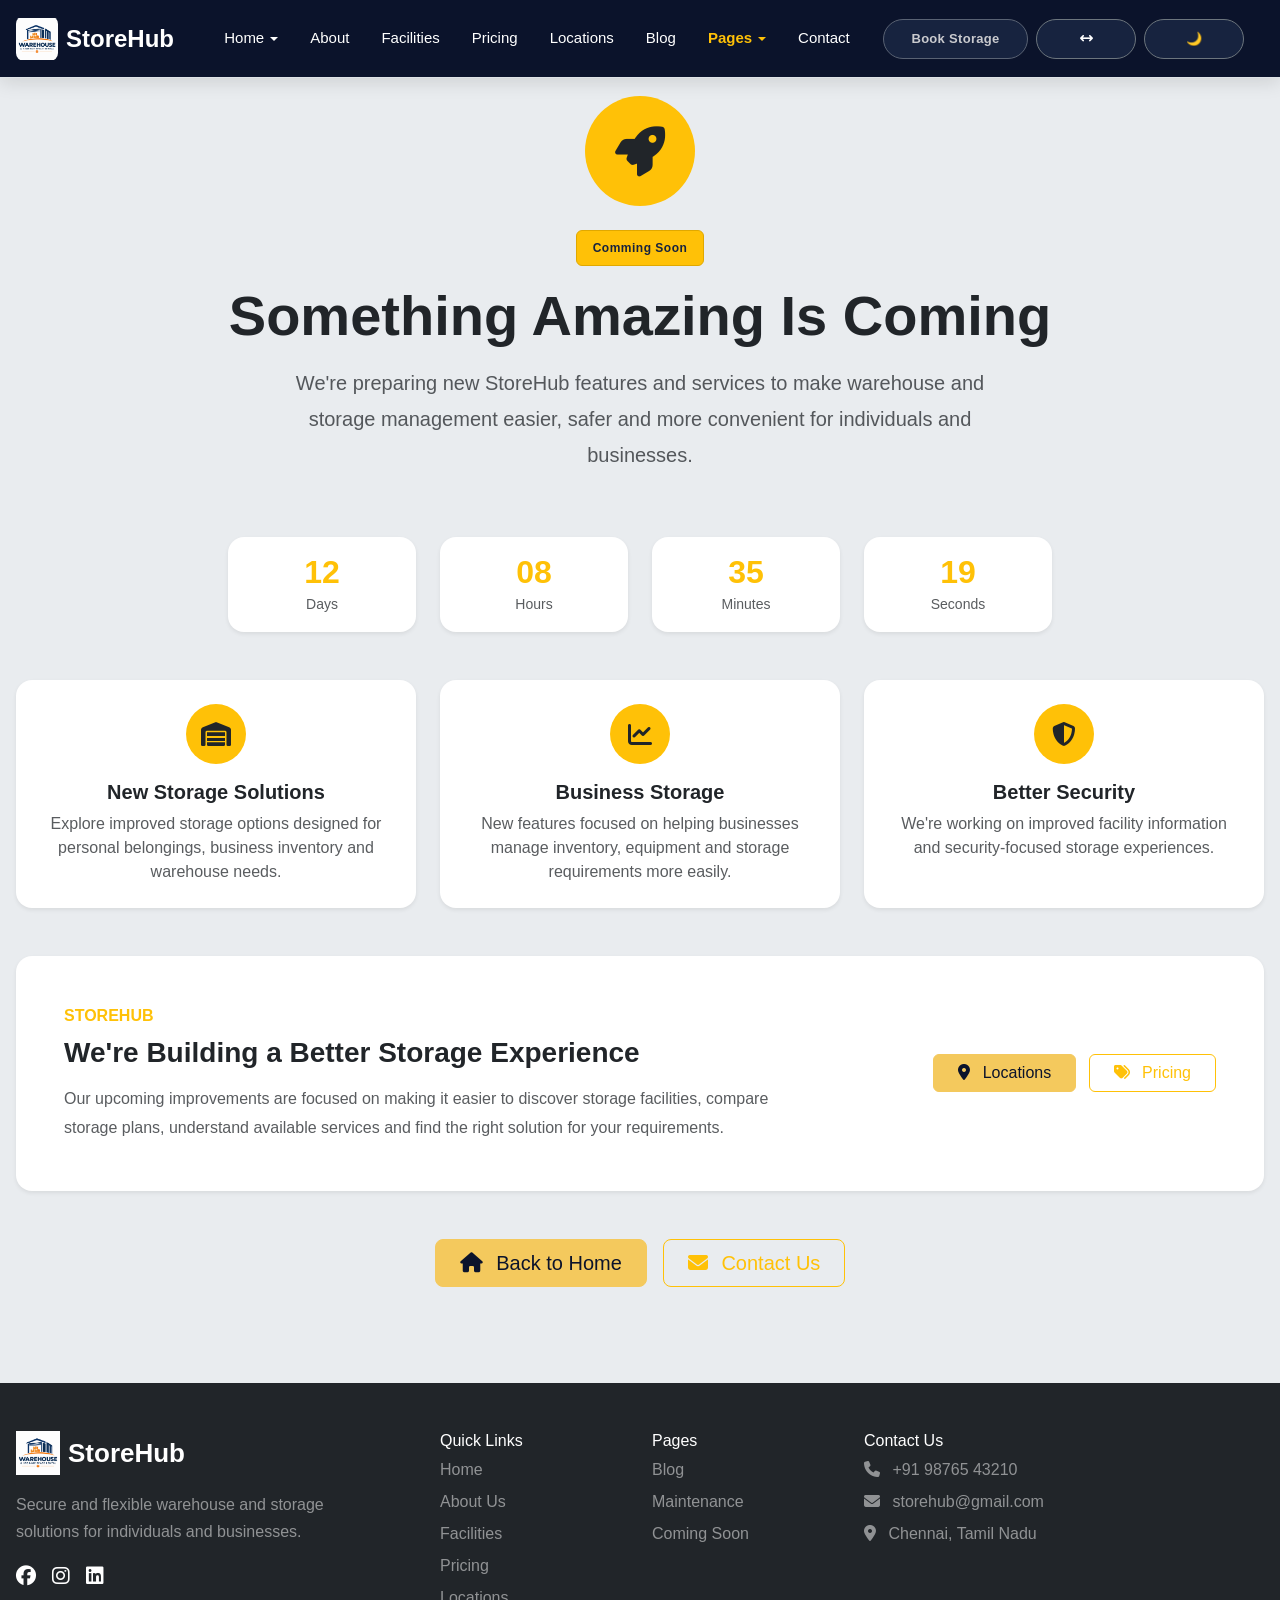
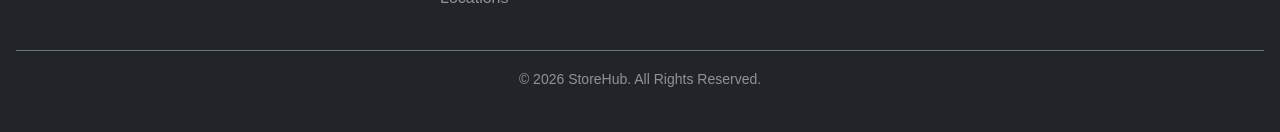
<file: coming-soon.html>
<!DOCTYPE html>
<html lang="en" dir="ltr" data-bs-theme="light">

<head>

    <meta charset="UTF-8">

    <meta name="viewport"
          content="width=device-width, initial-scale=1.0">

    <title>StoreHub | Coming Soon</title>


    <link
        href="https://cdn.jsdelivr.net/npm/bootstrap@5.3.3/dist/css/bootstrap.min.css"
        rel="stylesheet">
<link rel="icon" type="image/png" href="assets/images/logo.png">


    <link
        href="https://cdnjs.cloudflare.com/ajax/libs/font-awesome/6.6.0/css/all.min.css"
        rel="stylesheet">


    <link rel="stylesheet"
          href="assets/css/style.css">

</head>


<body>


<!-- =====================================================
     NAVBAR
===================================================== -->

<nav class="navbar navbar-expand-lg bg-body-tertiary border-bottom fixed-top">
    <div class="container">


        <a href="index.html"
           class="navbar-brand d-flex align-items-center gap-2 fw-bold">

            <img
                src="assets/images/logo.png"
                alt="StoreHub Logo"
                style="height:45px;width:auto;object-fit:contain;">

            <span>
                StoreHub
            </span>

        </a>


       <button
    class="navbar-toggler border-0 shadow-none"
    type="button"
    data-bs-toggle="collapse"
    data-bs-target="#mainNavbar"
    aria-controls="mainNavbar"
    aria-expanded="false"
    aria-label="Toggle navigation">

    <i class="fa-solid fa-bars fs-3 text-white"></i>

</button>


        <div
            class="collapse navbar-collapse"
            id="mainNavbar">


            <ul class="navbar-nav mx-auto mb-2 mb-lg-0">


                <!-- HOME -->

                <li class="nav-item dropdown">

                    <a
                        class="nav-link dropdown-toggle"
                        href="#"
                        role="button"
                        data-bs-toggle="dropdown">

                        Home

                    </a>


                    <ul class="dropdown-menu">

                        <li>
                            <a
                                class="dropdown-item"
                                href="index.html">

                                Home 1

                            </a>
                        </li>


                        <li>
                            <a
                                class="dropdown-item"
                                href="index2.html">

                                Home 2

                            </a>
                        </li>

                    </ul>

                </li>

   <!-- ABOUT (ACTIVE) -->
                <li class="nav-item">
                    <a class="nav-link " href="about.html">
                        About
                    </a>
                </li> 
             
                <!-- FACILITIES -->

                <li class="nav-item">

                    <a class="nav-link"
                       href="facilities.html">

                        Facilities

                    </a>

                </li>


                <!-- PRICING -->

                <li class="nav-item">

                    <a class="nav-link"
                       href="pricing.html">

                        Pricing

                    </a>

                </li>


                <!-- LOCATIONS -->

                <li class="nav-item">

                    <a class="nav-link"
                       href="locations.html">

                        Locations

                    </a>

                </li>

                     <!-- blog(ACTIVE) -->

              <li class="nav-item">

                    <a
                        class="nav-link"
                        href="blog.html">

                      Blog

                    </a>

                </li>

                <!-- PAGES -->

                <li class="nav-item dropdown">

                    <a
                        class="nav-link dropdown-toggle active"
                        href="#"
                        role="button"
                        data-bs-toggle="dropdown">

                        Pages

                    </a>


                    <ul class="dropdown-menu">


                        <li>

                            <a
                                class="dropdown-item"
                                href="maintenance.html">

                                <i class="fa-solid fa-screwdriver-wrench me-2"></i>

                                Maintenance

                            </a>

                        </li>


                       


                        <li>

                            <a
                                class="dropdown-item active"
                                href="coming-soon.html">

                                <i class="fa-solid fa-rocket me-2"></i>

                                Coming Soon

                            </a>

                        </li>


                    </ul>

                </li>


                <!-- CONTACT -->

                <li class="nav-item">

                    <a class="nav-link"
                       href="contact.html">

                        Contact

                    </a>

                </li>


            </ul>


            <!-- RIGHT SIDE -->

          <div class="d-flex align-items-center gap-2" style="margin-right:20px;">
  <a href="contact.html" class="btn btn-book-storage">
    <span>Book Storage</span>
</a>
    <!-- RTL / LTR -->
    <button
        id="rtlToggle"
        type="button"
        class="btn d-flex align-items-center justify-content-center"
        style="
            width:100px !important;
            height:40px !important;
            min-width:100px !important;
            padding:0 !important;
            margin:0 !important;
            border:1px solid #6c757d !important;
            border-radius:50px !important;
            color:#fff !important;
            background:#17233f !important;
            box-shadow:none !important;
        "
        title="Switch RTL / LTR">

        <i class="fa-solid fa-arrows-left-right"></i>

    </button>


    <!-- DARK MODE -->
    <button
        id="themeToggle"
        type="button"
        class="btn d-flex align-items-center justify-content-center"
        style="
            width:100px !important;
            height:40px !important;
            min-width:100px !important;
            padding:0 !important;
            margin:0 !important;
            border:1px solid #6c757d !important;
            border-radius:50px !important;
            color:#fff !important;
            background:#17233f !important;
            box-shadow:none !important;
        "
        title="Toggle dark mode">

        <i
            id="themeIcon"
            class="fa-solid fa-moon">
        </i>

    </button>

</div>

        </div>

    </div>

</nav>



<!-- =====================================================
     COMING SOON
===================================================== -->

<!-- =====================================================
     COMING SOON
===================================================== -->

<section
    class="py-5 bg-body-secondary"
    style="min-height:calc(100vh - 80px);">

    <div class="container py-5">


        <!-- MAIN MESSAGE -->

        <div class="text-center mb-5">

            <!-- ROCKET ICON -->

            <div class="mb-4">

                <div
                    class="d-inline-flex align-items-center justify-content-center bg-warning rounded-circle"
                    style="width:110px;height:110px;">

                    <i
                        class="fa-solid fa-rocket text-dark"
                        style="font-size:50px;">
                    </i>

                </div>

            </div>


            <!-- BADGE -->

          <!-- HERO BADGE -->
<span
    class="badge mb-3 px-3 py-2"
    style="
        display: inline-block;
        background-color: #ffc107 !important;
        color: #17233f !important;
        font-size: 12px;
        font-weight: 700;
        letter-spacing: 0.5px;
        border: 1px solid #e0a800;
        border-radius: 6px;
        line-height: 1.5;
        opacity: 1 !important;
    ">
    Comming Soon
</span>


            <!-- TITLE -->

            <h1
                class="display-4 fw-bold text-body mb-3">

                Something Amazing Is Coming

            </h1>


            <!-- DESCRIPTION -->

            <p
                class="lead text-body-secondary mx-auto"
                style="
                    max-width:700px;
                    line-height:1.8;
                ">

                We're preparing new StoreHub features and
                services to make warehouse and storage
                management easier, safer and more convenient
                for individuals and businesses.

            </p>


            <!-- =================================================
                 COUNTDOWN
            ================================================== -->

          <!-- COUNTDOWN TIMER -->
<div class="row justify-content-center g-3 my-5" id="countdownTimer">

    <!-- DAYS -->
    <div class="col-6 col-sm-3 col-md-2">
        <div class="bg-body rounded-4 shadow-sm p-3 text-center">
            <h2 class="fw-bold text-warning mb-0" id="timerDays">12</h2>
            <small class="text-body-secondary">Days</small>
        </div>
    </div>

    <!-- HOURS -->
    <div class="col-6 col-sm-3 col-md-2">
        <div class="bg-body rounded-4 shadow-sm p-3 text-center">
            <h2 class="fw-bold text-warning mb-0" id="timerHours">08</h2>
            <small class="text-body-secondary">Hours</small>
        </div>
    </div>

    <!-- MINUTES -->
    <div class="col-6 col-sm-3 col-md-2">
        <div class="bg-body rounded-4 shadow-sm p-3 text-center">
            <h2 class="fw-bold text-warning mb-0" id="timerMinutes">35</h2>
            <small class="text-body-secondary">Minutes</small>
        </div>
    </div>

    <!-- SECONDS -->
    <div class="col-6 col-sm-3 col-md-2">
        <div class="bg-body rounded-4 shadow-sm p-3 text-center">
            <h2 class="fw-bold text-warning mb-0" id="timerSeconds">20</h2>
            <small class="text-body-secondary">Seconds</small>
        </div>
    </div>

</div>

<!-- COUNTDOWN JAVASCRIPT -->
<script>
(function () {

    // Initial countdown duration
    const initialTime =
        (12 * 24 * 60 * 60) +
        (8 * 60 * 60) +
        (35 * 60) +
        20;

    // Set the countdown end time
    const endTime = Date.now() + initialTime * 1000;

    const daysElement = document.getElementById("timerDays");
    const hoursElement = document.getElementById("timerHours");
    const minutesElement = document.getElementById("timerMinutes");
    const secondsElement = document.getElementById("timerSeconds");

    function updateTimer() {

        let remainingSeconds = Math.max(
            0,
            Math.ceil((endTime - Date.now()) / 1000)
        );

        const days = Math.floor(remainingSeconds / 86400);
        remainingSeconds %= 86400;

        const hours = Math.floor(remainingSeconds / 3600);
        remainingSeconds %= 3600;

        const minutes = Math.floor(remainingSeconds / 60);
        const seconds = remainingSeconds % 60;

        daysElement.textContent = String(days).padStart(2, "0");
        hoursElement.textContent = String(hours).padStart(2, "0");
        minutesElement.textContent = String(minutes).padStart(2, "0");
        secondsElement.textContent = String(seconds).padStart(2, "0");

        if (Date.now() >= endTime) {
            clearInterval(timerInterval);
        }
    }

    updateTimer();

    const timerInterval = setInterval(updateTimer, 250);

})();
</script>

        </div>



        <!-- =================================================
             WHAT'S COMING
        ================================================== -->

        <div class="row g-4 mb-5">


            <!-- STORAGE -->

            <div class="col-md-4">

                <div
                    class="card h-100 border-0 shadow-sm text-center p-4"
                    style="border-radius:16px;">

                    <div
                        class="d-flex align-items-center justify-content-center bg-warning rounded-circle mx-auto mb-3"
                        style="width:60px;height:60px;">

                        <i
                            class="fa-solid fa-warehouse text-dark fs-4">
                        </i>

                    </div>


                    <h5 class="fw-bold text-body">

                        New Storage Solutions

                    </h5>


                    <p class="text-body-secondary mb-0">

                        Explore improved storage options
                        designed for personal belongings,
                        business inventory and warehouse needs.

                    </p>

                </div>

            </div>



            <!-- BUSINESS -->

            <div class="col-md-4">

                <div
                    class="card h-100 border-0 shadow-sm text-center p-4"
                    style="border-radius:16px;">

                    <div
                        class="d-flex align-items-center justify-content-center bg-warning rounded-circle mx-auto mb-3"
                        style="width:60px;height:60px;">

                        <i
                            class="fa-solid fa-chart-line text-dark fs-4">
                        </i>

                    </div>


                    <h5 class="fw-bold text-body">

                        Business Storage

                    </h5>


                    <p class="text-body-secondary mb-0">

                        New features focused on helping
                        businesses manage inventory, equipment
                        and storage requirements more easily.

                    </p>

                </div>

            </div>



            <!-- SECURITY -->

            <div class="col-md-4">

                <div
                    class="card h-100 border-0 shadow-sm text-center p-4"
                    style="border-radius:16px;">

                    <div
                        class="d-flex align-items-center justify-content-center bg-warning rounded-circle mx-auto mb-3"
                        style="width:60px;height:60px;">

                        <i
                            class="fa-solid fa-shield-halved text-dark fs-4">
                        </i>

                    </div>


                    <h5 class="fw-bold text-body">

                        Better Security

                    </h5>


                    <p class="text-body-secondary mb-0">

                        We're working on improved facility
                        information and security-focused
                        storage experiences.

                    </p>

                </div>

            </div>


        </div>



        <!-- =================================================
             STOREHUB MESSAGE
        ================================================== -->

        <div
            class="card border-0 shadow-sm p-4 p-lg-5 mb-5"
            style="border-radius:16px;">

            <div class="row align-items-center g-4">


                <!-- LEFT -->

                <div class="col-lg-8">

                    <span class="text-warning fw-semibold">

                        STOREHUB

                    </span>


                    <h3
                        class="fw-bold text-body mt-2 mb-3">

                        We're Building a Better Storage Experience

                    </h3>


                    <p
                        class="text-body-secondary mb-0"
                        style="line-height:1.8;">

                        Our upcoming improvements are focused on
                        making it easier to discover storage
                        facilities, compare storage plans,
                        understand available services and find
                        the right solution for your requirements.

                    </p>

                </div>


                <!-- RIGHT -->

                <div class="col-lg-4 text-lg-end">

                    <a
                        href="locations.html"
                        class="btn btn-warning px-4 me-2 mb-2 mb-lg-0">

                        <i
                            class="fa-solid fa-location-dot me-2">
                        </i>

                        Locations

                    </a>


                    <a
                        href="pricing.html"
                        class="btn btn-outline-warning px-4">

                        <i
                            class="fa-solid fa-tags me-2">
                        </i>

                        Pricing

                    </a>

                </div>

            </div>

        </div>



        <!-- =================================================
             BOTTOM BUTTONS
        ================================================== -->

        <div
            class="d-flex justify-content-center gap-3 flex-wrap">

            <a
                href="index.html"
                class="btn btn-warning btn-lg px-4">

                <i class="fa-solid fa-house me-2"></i>

                Back to Home

            </a>


            <a
                href="contact.html"
                class="btn btn-outline-warning btn-lg px-4">

                <i class="fa-solid fa-envelope me-2"></i>

                Contact Us

            </a>

        </div>


    </div>

</section>



<!-- =====================================================
     FOOTER
===================================================== -->

<!-- =====================================================
     FOOTER
===================================================== -->
<footer class="bg-dark text-white pt-5">
    <div class="container">
        <div class="row g-4 pb-4">

            <!-- BRAND -->
            <div class="col-lg-4">
                <!-- LOGO + BRAND NAME -->
                <a href="index.html" class="text-white text-decoration-none d-inline-flex align-items-center gap-2 mb-3">
                    <img
                        src="assets/images/logo.png"
                        alt="StoreHub Logo"
                        style="
                            height: 44px;
                            width: auto;
                            max-height: 44px;
                            object-fit: contain;
                            display: block;
                            flex-shrink: 0;
                        ">
                    <span
                        class="fw-bold text-white"
                        style="
                            font-size: 26px;
                            line-height: 1;
                            margin: 0;
                            padding: 0;
                            display: flex;
                            align-items: center;
                        ">
                        StoreHub
                    </span>
                </a>

                <!-- DESCRIPTION -->
                <p class="text-white-50 mb-3" style="max-width:360px; line-height:1.7;">
                    Secure and flexible warehouse and storage solutions for individuals and businesses.
                </p>

                <!-- SOCIAL ICONS -->
                <div class="d-flex gap-3">
                    <a
                        href="https://www.facebook.com/"
                        target="_blank"
                        rel="noopener noreferrer"
                        class="text-white fs-5"
                        aria-label="Facebook">
                        <i class="fa-brands fa-facebook"></i>
                    </a>

                    <a
                        href="https://www.instagram.com/"
                        target="_blank"
                        rel="noopener noreferrer"
                        class="text-white fs-5"
                        aria-label="Instagram">
                        <i class="fa-brands fa-instagram"></i>
                    </a>

                    <a
                        href="https://www.linkedin.com/"
                        target="_blank"
                        rel="noopener noreferrer"
                        class="text-white fs-5"
                        aria-label="LinkedIn">
                        <i class="fa-brands fa-linkedin"></i>
                    </a>
                </div>
            </div>

            <!-- QUICK LINKS -->
            <div class="col-6 col-lg-2">
                <h6>Quick Links</h6>
                <ul class="list-unstyled">
                    <li class="mb-2">
                        <a href="index.html" class="text-white-50 text-decoration-none">Home</a>
                    </li>
                    <li class="mb-2">
                        <a href="about.html" class="text-white-50 text-decoration-none">About Us</a>
                    </li>
                    <li class="mb-2">
                        <a href="facilities.html" class="text-white-50 text-decoration-none">Facilities</a>
                    </li>
                    <li class="mb-2">
                        <a href="pricing.html" class="text-white-50 text-decoration-none">Pricing</a>
                    </li>
                    <li>
                        <a href="locations.html" class="text-white-50 text-decoration-none">Locations</a>
                    </li>
                </ul>
            </div>

            <!-- PAGES -->
            <div class="col-6 col-lg-2">
                <h6>Pages</h6>
                <ul class="list-unstyled">
                    <li class="mb-2">
                        <a href="blog.html" class="text-white-50 text-decoration-none">Blog</a>
                    </li>
                    <li class="mb-2">
                        <a href="maintenance.html" class="text-white-50 text-decoration-none">Maintenance</a>
                    </li>
                    
                    <li>
                        <a href="coming-soon.html" class="text-white-50 text-decoration-none">Coming Soon</a>
                    </li>
                </ul>
            </div>

            <!-- CONTACT -->
            <div class="col-lg-4">
                <h6>Contact Us</h6>
                <p class="text-white-50 mb-2">
                    <i class="fa-solid fa-phone me-2"></i>
                    +91 98765 43210
                </p>
                <p class="text-white-50 mb-2">
                    <i class="fa-solid fa-envelope me-2"></i>
                    storehub@gmail.com
                </p>
                <p class="text-white-50">
                    <i class="fa-solid fa-location-dot me-2"></i>
                    Chennai, Tamil Nadu
                </p>
            </div>

        </div>

        <!-- COPYRIGHT -->
        <div class="border-top border-secondary py-3 text-center">
            <small class="text-white-50">
                © 2026 StoreHub. All Rights Reserved.
            </small>
        </div>
    </div>
</footer>


<script
    src="https://cdn.jsdelivr.net/npm/bootstrap@5.3.3/dist/js/bootstrap.bundle.min.js">
</script>



<!-- =====================================================
     THEME + RTL
===================================================== -->

<script src="assets/js/script.js"></script>


</body>
</html>
</file>
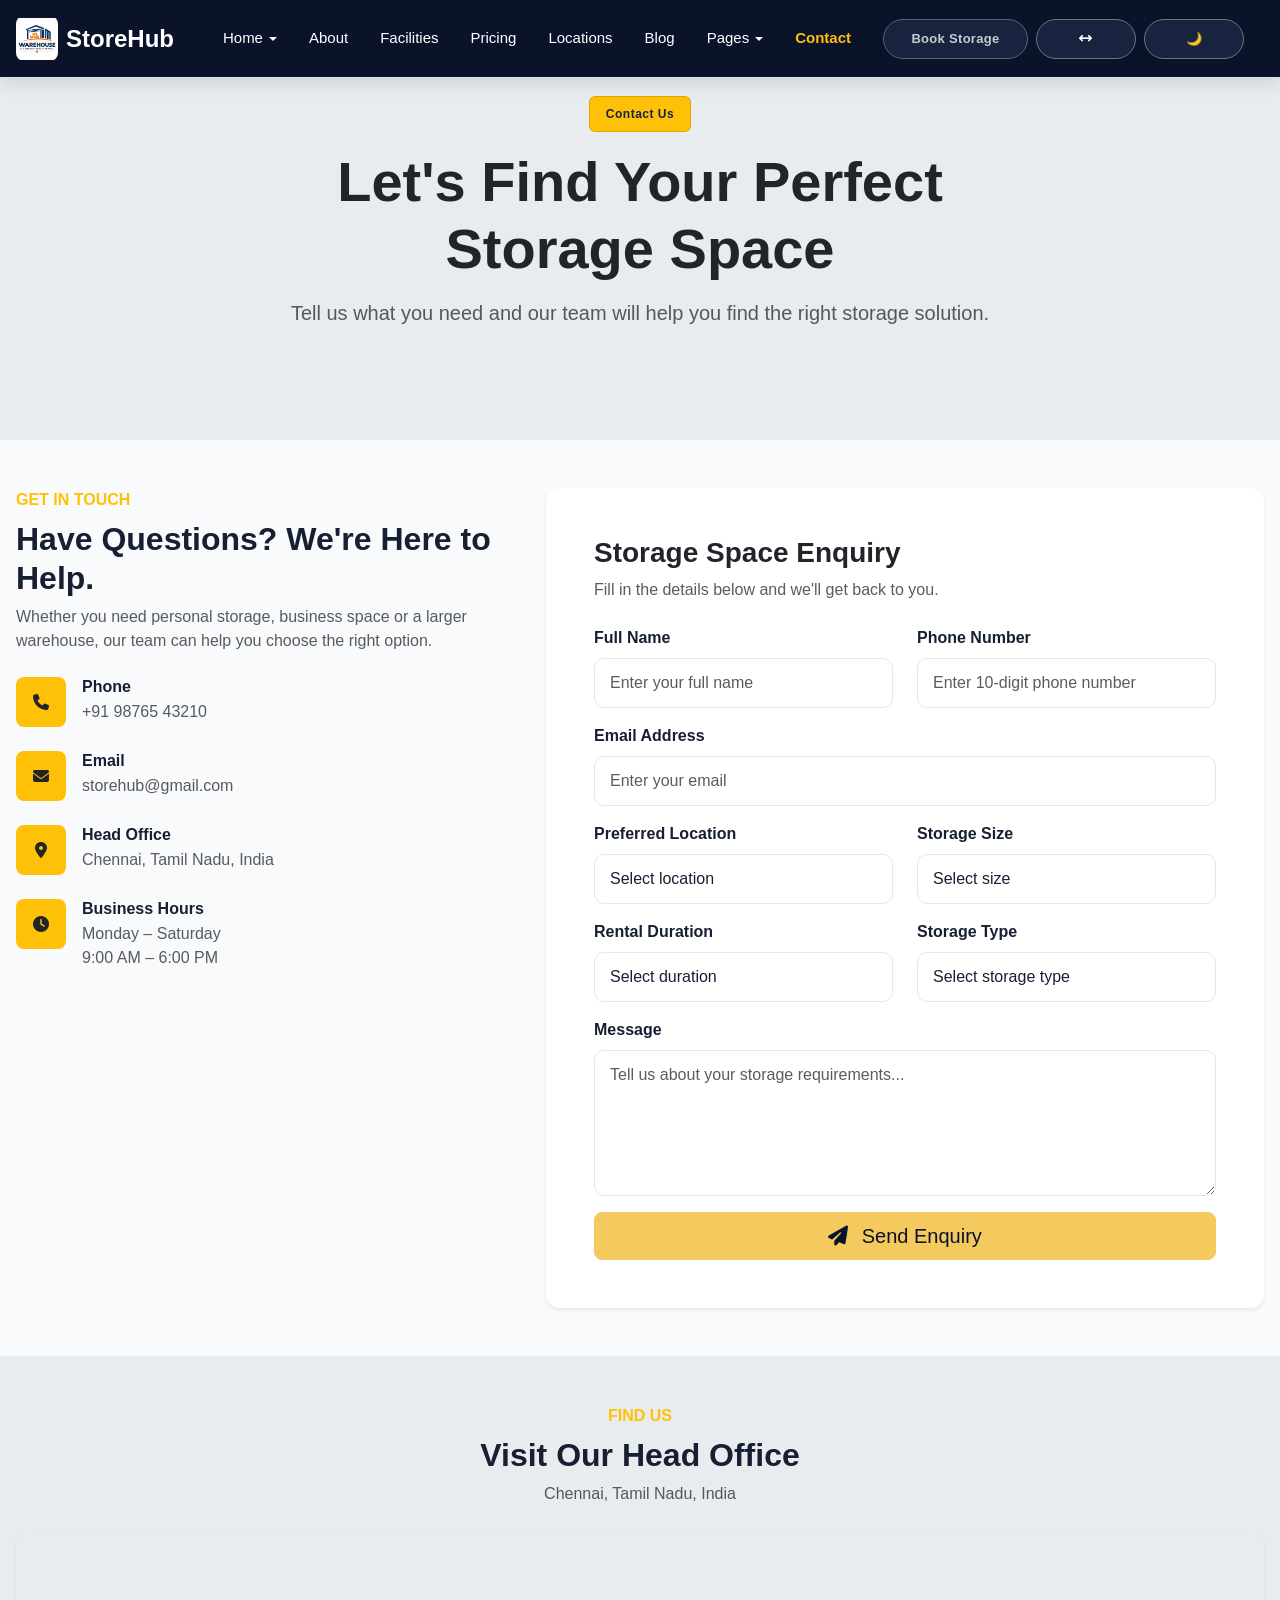
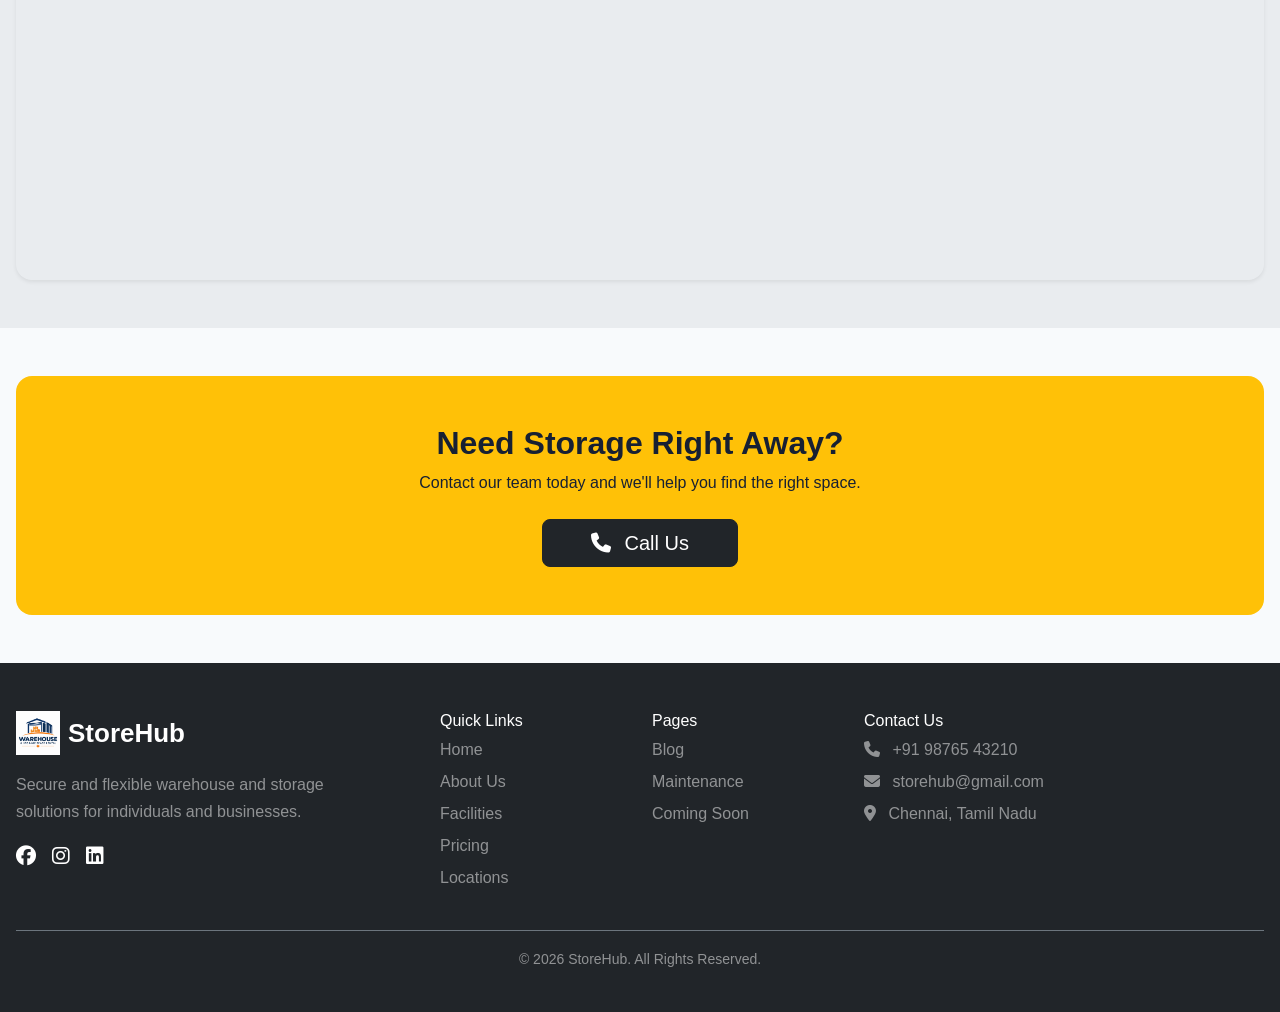
<file: contact.html>
<!DOCTYPE html>
<html lang="en" dir="ltr" data-bs-theme="light">

<head>

    <meta charset="UTF-8">
    <meta name="viewport" content="width=device-width, initial-scale=1.0">

    <title>Contact | StoreHub</title>

    <!-- Bootstrap 5 -->
    <link
        href="https://cdn.jsdelivr.net/npm/bootstrap@5.3.3/dist/css/bootstrap.min.css"
        rel="stylesheet">
<link rel="icon" type="image/png" href="assets/images/logo.png">

    <!-- Font Awesome -->
    <link
        href="https://cdnjs.cloudflare.com/ajax/libs/font-awesome/6.6.0/css/all.min.css"
        rel="stylesheet">

    <!-- Custom CSS -->
    <link rel="stylesheet" href="assets/css/style.css">

</head>

<body>


<!-- =====================================================
     NAVBAR
===================================================== -->

<nav class="navbar navbar-expand-lg bg-body-tertiary border-bottom fixed-top">
    <div class="container">

        <!-- LOGO -->

        <a
            href="index.html"
            class="navbar-brand d-flex align-items-center gap-2 fw-bold">

            <img
                src="assets/images/logo.png"
                alt="StoreHub Logo"
                style="height:45px;width:auto;object-fit:contain;">

            <span>
                StoreHub
            </span>

        </a>


        <!-- MOBILE MENU -->

        <button
    class="navbar-toggler border-0 shadow-none"
    type="button"
    data-bs-toggle="collapse"
    data-bs-target="#mainNavbar"
    aria-controls="mainNavbar"
    aria-expanded="false"
    aria-label="Toggle navigation">

    <i class="fa-solid fa-bars fs-3 text-white"></i>

</button>


        <!-- NAVIGATION -->

        <div
            class="collapse navbar-collapse"
            id="mainNavbar">

            <ul
                class="navbar-nav mx-auto mb-2 mb-lg-0">


                <!-- HOME -->

                <li class="nav-item dropdown">

                    <a
                        class="nav-link dropdown-toggle"
                        href="#"
                        role="button"
                        data-bs-toggle="dropdown">

                        Home

                    </a>


                    <ul class="dropdown-menu">

                        <li>

                            <a
                                class="dropdown-item"
                                href="index.html">

                                Home 1

                            </a>

                        </li>


                        <li>

                            <a
                                class="dropdown-item"
                                href="index2.html">

                                Home 2

                            </a>

                        </li>

                    </ul>

                </li>
   <!-- ABOUT (ACTIVE) -->
                <li class="nav-item">
                    <a class="nav-link " href="about.html">
                        About
                    </a>
                </li> 
                  

                <!-- FACILITIES -->

                <li class="nav-item">

                    <a
                        class="nav-link"
                        href="facilities.html">

                        Facilities

                    </a>

                </li>


                <!-- PRICING -->

                <li class="nav-item">

                    <a
                        class="nav-link"
                        href="pricing.html">

                        Pricing

                    </a>

                </li>


                <!-- LOCATIONS -->

                <li class="nav-item">

                    <a
                        class="nav-link"
                        href="locations.html">

                        Locations

                    </a>

                </li>
  
                     <!-- blog(ACTIVE) -->

              <li class="nav-item">

                    <a
                        class="nav-link"
                        href="blog.html">

                      Blog

                    </a>

                </li>
<!-- =====================================================
     PAGES DROPDOWN
===================================================== -->

<li class="nav-item dropdown">

    <a
        class="nav-link dropdown-toggle"
        href="#"
        role="button"
        data-bs-toggle="dropdown"
        aria-expanded="false">

        Pages

    </a>


    <ul class="dropdown-menu">

        <!-- MAINTENANCE -->

        <li>

            <a
                class="dropdown-item"
                href="maintenance.html">

                <i class="fa-solid fa-screwdriver-wrench me-2"></i>

                Maintenance

            </a>

        </li>


       

        <!-- COMING SOON -->

        <li>

            <a
                class="dropdown-item"
                href="coming-soon.html">

                <i class="fa-solid fa-rocket me-2"></i>

                Coming Soon

            </a>

        </li>

    </ul>

</li>
                <!-- CONTACT -->

                <li class="nav-item">

                    <a
                        class="nav-link active"
                        href="contact.html">

                        Contact

                    </a>

                </li>

            </ul>


            <!-- RIGHT SIDE -->

        <div class="d-flex align-items-center gap-2" style="margin-right:20px;">
 <a href="contact.html" class="btn btn-book-storage">
    <span>Book Storage</span>
</a>
    <!-- RTL / LTR -->
    <button
        id="rtlToggle"
        type="button"
        class="btn d-flex align-items-center justify-content-center"
        style="
            width:100px !important;
            height:40px !important;
            min-width:100px !important;
            padding:0 !important;
            margin:0 !important;
            border:1px solid #6c757d !important;
            border-radius:50px !important;
            color:#fff !important;
            background:#17233f !important;
            box-shadow:none !important;
        "
        title="Switch RTL / LTR">

        <i class="fa-solid fa-arrows-left-right"></i>

    </button>


    <!-- DARK MODE -->
    <button
        id="themeToggle"
        type="button"
        class="btn d-flex align-items-center justify-content-center"
        style="
            width:100px !important;
            height:40px !important;
            min-width:100px !important;
            padding:0 !important;
            margin:0 !important;
            border:1px solid #6c757d !important;
            border-radius:50px !important;
            color:#fff !important;
            background:#17233f !important;
            box-shadow:none !important;
        "
        title="Toggle dark mode">

        <i
            id="themeIcon"
            class="fa-solid fa-moon">
        </i>

    </button>

</div>

        </div>

    </div>

</nav>



<!-- =====================================================
     PAGE HERO
===================================================== -->

<section class="bg-body-secondary py-5">

    <div class="container py-5">

        <div
            class="text-center mx-auto"
            style="max-width:800px;">

           <!-- HERO BADGE -->
<span
    class="badge mb-3 px-3 py-2"
    style="
        display: inline-block;
        background-color: #ffc107 !important;
        color: #17233f !important;
        font-size: 12px;
        font-weight: 700;
        letter-spacing: 0.5px;
        border: 1px solid #e0a800;
        border-radius: 6px;
        line-height: 1.5;
        opacity: 1 !important;
    ">
Contact Us</span>

            <h1
                class="display-4 fw-bold text-body">

                Let's Find Your
                Perfect Storage Space

            </h1>


            <p
                class="lead text-body-secondary mt-3">

                Tell us what you need and our team
                will help you find the right storage
                solution.

            </p>

        </div>

    </div>

</section>



<!-- =====================================================
     CONTACT SECTION
===================================================== -->

<section class="py-5">

    <div class="container">

        <div class="row g-5">


            <!-- CONTACT INFORMATION -->

            <div class="col-lg-5">


                <span
                    class="text-warning fw-semibold">

                    GET IN TOUCH

                </span>


                <h2
                    class="fw-bold mt-2">

                    Have Questions?
                    We're Here to Help.

                </h2>


                <p
                    class="text-body-secondary">

                    Whether you need personal storage,
                    business space or a larger warehouse,
                    our team can help you choose the
                    right option.

                </p>


                <!-- PHONE -->

                <div
                    class="d-flex align-items-start gap-3 mt-4">

                    <div
                        class="bg-warning rounded-3 d-flex align-items-center justify-content-center flex-shrink-0"
                        style="width:50px;height:50px;">

                        <i
                            class="fa-solid fa-phone text-dark">
                        </i>

                    </div>


                    <div>

                        <h6 class="fw-bold mb-1">

                            Phone

                        </h6>

                        <p
                            class="text-body-secondary mb-0">

                            +91 98765 43210

                        </p>

                    </div>

                </div>


                <!-- EMAIL -->

                <div
                    class="d-flex align-items-start gap-3 mt-4">

                    <div
                        class="bg-warning rounded-3 d-flex align-items-center justify-content-center flex-shrink-0"
                        style="width:50px;height:50px;">

                        <i
                            class="fa-solid fa-envelope text-dark">
                        </i>

                    </div>


                    <div>

                        <h6 class="fw-bold mb-1">

                            Email

                        </h6>

                        <p
                            class="text-body-secondary mb-0">

                            storehub@gmail.com

                        </p>

                    </div>

                </div>


                <!-- LOCATION -->

                <div
                    class="d-flex align-items-start gap-3 mt-4">

                    <div
                        class="bg-warning rounded-3 d-flex align-items-center justify-content-center flex-shrink-0"
                        style="width:50px;height:50px;">

                        <i
                            class="fa-solid fa-location-dot text-dark">
                        </i>

                    </div>


                    <div>

                        <h6 class="fw-bold mb-1">

                            Head Office

                        </h6>

                        <p
                            class="text-body-secondary mb-0">

                            Chennai, Tamil Nadu, India

                        </p>

                    </div>

                </div>


                <!-- WORKING HOURS -->

                <div
                    class="d-flex align-items-start gap-3 mt-4">

                    <div
                        class="bg-warning rounded-3 d-flex align-items-center justify-content-center flex-shrink-0"
                        style="width:50px;height:50px;">

                        <i
                            class="fa-solid fa-clock text-dark">
                        </i>

                    </div>


                    <div>

                        <h6 class="fw-bold mb-1">

                            Business Hours

                        </h6>

                        <p
                            class="text-body-secondary mb-0">

                            Monday – Saturday<br>
                            9:00 AM – 6:00 PM

                        </p>

                    </div>

                </div>

            </div>



            <!-- ENQUIRY FORM -->

           <div class="col-lg-7">

    <div class="card border-0 shadow-sm">

        <div class="card-body p-4 p-md-5">

            <h3 class="fw-bold mb-2">
                Storage Space Enquiry
            </h3>

            <p class="text-body-secondary mb-4">
                Fill in the details below and we'll get back to you.
            </p>


            <form id="enquiryForm" novalidate>

                <div class="row g-3">


                    <!-- NAME -->

                    <div class="col-md-6">

                        <label
                            for="name"
                            class="form-label fw-semibold">

                            Full Name

                        </label>

                        <input
                            type="text"
                            id="name"
                            class="form-control"
                            placeholder="Enter your full name"
                            minlength="2"
                            autocomplete="name"
                            required>

                        <div class="invalid-feedback">
                            Please enter a valid full name.
                        </div>

                    </div>


                    <!-- PHONE -->

                    <div class="col-md-6">

                        <label
                            for="phone"
                            class="form-label fw-semibold">

                            Phone Number

                        </label>

                        <input
                            type="tel"
                            id="phone"
                            class="form-control"
                            placeholder="Enter 10-digit phone number"
                            inputmode="numeric"
                            maxlength="10"
                            autocomplete="tel"
                            required>

                        <div class="invalid-feedback">
                            Please enter a valid 10-digit phone number.
                        </div>

                    </div>


                    <!-- EMAIL -->

                    <div class="col-12">

                        <label
                            for="email"
                            class="form-label fw-semibold">

                            Email Address

                        </label>

                        <input
                            type="email"
                            id="email"
                            class="form-control"
                            placeholder="Enter your email"
                            autocomplete="email"
                            required>

                        <div class="invalid-feedback">
                            Please enter a valid email address.
                        </div>

                    </div>


                    <!-- LOCATION -->

                    <div class="col-md-6">

                        <label
                            for="location"
                            class="form-label fw-semibold">

                            Preferred Location

                        </label>

                        <select
                            id="location"
                            class="form-select"
                            required>

                            <option value="" selected disabled>
                                Select location
                            </option>

                            <option value="Chennai">
                                Chennai
                            </option>

                            <option value="Bangalore">
                                Bangalore
                            </option>

                            <option value="Madurai">
                                Madurai
                            </option>

                            <option value="Other">
                                Other
                            </option>

                        </select>

                        <div class="invalid-feedback">
                            Please select a location.
                        </div>

                    </div>


                    <!-- STORAGE SIZE -->

                    <div class="col-md-6">

                        <label
                            for="storageSize"
                            class="form-label fw-semibold">

                            Storage Size

                        </label>

                        <select
                            id="storageSize"
                            class="form-select"
                            required>

                            <option value="" selected disabled>
                                Select size
                            </option>

                            <option value="Small - 25 sq. ft.">
                                Small - 25 sq. ft.
                            </option>

                            <option value="Medium - 50 sq. ft.">
                                Medium - 50 sq. ft.
                            </option>

                            <option value="Large - 100 sq. ft.">
                                Large - 100 sq. ft.
                            </option>

                            <option value="Business - 250+ sq. ft.">
                                Business - 250+ sq. ft.
                            </option>

                            <option value="Not Sure">
                                Not Sure
                            </option>

                        </select>

                        <div class="invalid-feedback">
                            Please select a storage size.
                        </div>

                    </div>


                    <!-- RENTAL PERIOD -->

                    <div class="col-md-6">

                        <label
                            for="duration"
                            class="form-label fw-semibold">

                            Rental Duration

                        </label>

                        <select
                            id="duration"
                            class="form-select"
                            required>

                            <option value="" selected disabled>
                                Select duration
                            </option>

                            <option value="Less than 1 month">
                                Less than 1 month
                            </option>

                            <option value="1 - 3 months">
                                1 - 3 months
                            </option>

                            <option value="3 - 6 months">
                                3 - 6 months
                            </option>

                            <option value="6 - 12 months">
                                6 - 12 months
                            </option>

                            <option value="More than 1 year">
                                More than 1 year
                            </option>

                        </select>

                    </div>


                    <!-- STORAGE TYPE -->

                    <div class="col-md-6">

                        <label
                            for="storageType"
                            class="form-label fw-semibold">

                            Storage Type

                        </label>

                        <select
                            id="storageType"
                            class="form-select"
                            required>

                            <option value="" selected disabled>
                                Select storage type
                            </option>

                            <option value="Personal Storage">
                                Personal Storage
                            </option>

                            <option value="Business Storage">
                                Business Storage
                            </option>

                            <option value="Inventory Storage">
                                Inventory Storage
                            </option>

                            <option value="Documents">
                                Documents
                            </option>

                            <option value="Other">
                                Other
                            </option>

                        </select>

                    </div>


                    <!-- MESSAGE -->

                    <div class="col-12">

                        <label
                            for="message"
                            class="form-label fw-semibold">

                            Message

                        </label>

                        <textarea
                            id="message"
                            class="form-control"
                            rows="5"
                            minlength="10"
                            placeholder="Tell us about your storage requirements..."
                            required></textarea>

                        <div class="invalid-feedback">
                            Please enter at least 10 characters.
                        </div>

                    </div>


                    <!-- SUBMIT -->

                    <div class="col-12">

                        <button
                            type="submit"
                            class="btn btn-warning btn-lg w-100">

                            <i class="fa-solid fa-paper-plane me-2"></i>

                            Send Enquiry

                        </button>

                    </div>

                </div>

            </form>


            <!-- SUCCESS MESSAGE -->

            <div
                id="successMessage"
                class="alert alert-success mt-4 d-none"
                role="alert">

                <i class="fa-solid fa-circle-check me-2"></i>

                Thank you! Your enquiry has been submitted successfully.

            </div>

        </div>

    </div>

</div>


<!-- ================= FORM VALIDATION ================= -->

<script>

document.addEventListener("DOMContentLoaded", function () {

    const form = document.getElementById("enquiryForm");

    const name = document.getElementById("name");

    const phone = document.getElementById("phone");

    const email = document.getElementById("email");

    const location = document.getElementById("location");

    const storageSize = document.getElementById("storageSize");

    const duration = document.getElementById("duration");

    const storageType = document.getElementById("storageType");

    const message = document.getElementById("message");



    /* ================= NAME ================= */

    name.addEventListener("input", function () {

        /*
         * Allow only letters, spaces,
         * apostrophe and hyphen.
         */

        this.value = this.value.replace(
            /[^A-Za-z\s'-]/g,
            ""
        );

        this.setCustomValidity("");

    });



    /* ================= PHONE ================= */

    phone.addEventListener("input", function () {

        /*
         * Allow numbers only.
         */

        this.value = this.value.replace(
            /[^0-9]/g,
            ""
        );

        /*
         * Maximum 10 digits.
         */

        this.value = this.value.substring(0, 10);

        this.setCustomValidity("");

    });



    /* ================= EMAIL ================= */

    email.addEventListener("input", function () {

        /*
         * Automatically convert
         * domain to lowercase.
         */

        const parts = this.value.split("@");

        if (parts.length === 2) {

            parts[1] = parts[1].toLowerCase();

            this.value =
                parts[0] + "@" + parts[1];

        }

        this.setCustomValidity("");

    });



    /* ================= VALIDATION ================= */

    form.addEventListener("submit", function (event) {

        event.preventDefault();


        let valid = true;


        /* ---------- NAME ---------- */

        const nameValue = name.value.trim();

        /*
         * Requires at least two name parts.
         * Examples:
         * Suriyan Kumar
         * John David
         */

        const namePattern =
            /^[A-Za-z]+(?:[ '-][A-Za-z]+)+$/;

        if (!namePattern.test(nameValue)) {

            name.setCustomValidity(
                "Please enter your full name."
            );

            name.classList.add("is-invalid");

            valid = false;

        } else {

            name.setCustomValidity("");

            name.classList.remove("is-invalid");

            name.classList.add("is-valid");

        }



        /* ---------- PHONE ---------- */

        const phoneValue = phone.value.trim();

        /*
         * Indian mobile number:
         * Starts with 6, 7, 8 or 9
         * followed by 9 digits.
         */

        const phonePattern =
            /^[6-9][0-9]{9}$/;

        if (!phonePattern.test(phoneValue)) {

            phone.setCustomValidity(
                "Enter a valid 10-digit phone number."
            );

            phone.classList.add("is-invalid");

            valid = false;

        } else {

            phone.setCustomValidity("");

            phone.classList.remove("is-invalid");

            phone.classList.add("is-valid");

        }



        /* ---------- EMAIL ---------- */

        const emailValue =
            email.value.trim().toLowerCase();

        /*
         * Basic proper email format.
         */

        const emailPattern =
            /^[^\s@]+@[^\s@]+\.[a-z]{2,}$/i;

        if (!emailPattern.test(emailValue)) {

            email.setCustomValidity(
                "Enter a valid email address."
            );

            email.classList.add("is-invalid");

            valid = false;

        } else {

            email.value = emailValue;

            email.setCustomValidity("");

            email.classList.remove("is-invalid");

            email.classList.add("is-valid");

        }



        /* ---------- LOCATION ---------- */

        if (!location.value) {

            location.classList.add("is-invalid");

            valid = false;

        } else {

            location.classList.remove("is-invalid");

            location.classList.add("is-valid");

        }



        /* ---------- STORAGE SIZE ---------- */

        if (!storageSize.value) {

            storageSize.classList.add("is-invalid");

            valid = false;

        } else {

            storageSize.classList.remove("is-invalid");

            storageSize.classList.add("is-valid");

        }



        /* ---------- DURATION ---------- */

        if (!duration.value) {

            duration.classList.add("is-invalid");

            valid = false;

        } else {

            duration.classList.remove("is-invalid");

            duration.classList.add("is-valid");

        }



        /* ---------- STORAGE TYPE ---------- */

        if (!storageType.value) {

            storageType.classList.add("is-invalid");

            valid = false;

        } else {

            storageType.classList.remove("is-invalid");

            storageType.classList.add("is-valid");

        }



        /* ---------- MESSAGE ---------- */

        const messageValue =
            message.value.trim();

        if (messageValue.length < 10) {

            message.classList.add("is-invalid");

            valid = false;

        } else {

            message.classList.remove("is-invalid");

            message.classList.add("is-valid");

        }



        /* ================= SUCCESS ================= */

        if (valid) {

            document
                .getElementById("successMessage")
                .classList.remove("d-none");

            form.reset();

            /*
             * Remove validation colors
             * after successful submission.
             */

            const fields = form.querySelectorAll(
                ".is-valid, .is-invalid"
            );

            fields.forEach(function (field) {

                field.classList.remove(
                    "is-valid",
                    "is-invalid"
                );

            });

        }

    });

});

</script>

        </div>

    </div>

</section>



<!-- =====================================================
     MAP / LOCATION
===================================================== -->

<section class="py-5 bg-body-secondary">

    <div class="container">


        <div class="text-center mb-4">

            <span
                class="text-warning fw-semibold">

                FIND US

            </span>


            <h2 class="fw-bold mt-2">

                Visit Our Head Office

            </h2>


            <p
                class="text-body-secondary">

                Chennai, Tamil Nadu, India

            </p>

        </div>


        <div
            class="rounded-4 overflow-hidden shadow-sm"
            style="height:350px;">

            <iframe
                src="https://www.google.com/maps?q=Chennai,Tamil%20Nadu,India&output=embed"
                width="100%"
                height="100%"
                style="border:0;"
                allowfullscreen=""
                loading="lazy">
            </iframe>

        </div>

    </div>

</section>



<!-- =====================================================
     CTA
===================================================== -->

<section class="py-5">

    <div class="container">

        <div
            class="bg-warning rounded-4 p-5 text-center">

            <h2 class="fw-bold">

                Need Storage Right Away?

            </h2>


            <p class="mb-4">

                Contact our team today and
                we'll help you find the right space.

            </p>


            <a
                href="tel:+919876543210"
                class="btn btn-dark btn-lg px-5">

                <i
                    class="fa-solid fa-phone me-2">
                </i>

                Call Us

            </a>

        </div>

    </div>

</section>



<!-- =====================================================
     FOOTER
===================================================== -->

<!-- =====================================================
     FOOTER
===================================================== -->
<footer class="bg-dark text-white pt-5">
    <div class="container">
        <div class="row g-4 pb-4">

            <!-- BRAND -->
            <div class="col-lg-4">
                <!-- LOGO + BRAND NAME -->
                <a href="index.html" class="text-white text-decoration-none d-inline-flex align-items-center gap-2 mb-3">
                    <img
                        src="assets/images/logo.png"
                        alt="StoreHub Logo"
                        style="
                            height: 44px;
                            width: auto;
                            max-height: 44px;
                            object-fit: contain;
                            display: block;
                            flex-shrink: 0;
                        ">
                    <span
                        class="fw-bold text-white"
                        style="
                            font-size: 26px;
                            line-height: 1;
                            margin: 0;
                            padding: 0;
                            display: flex;
                            align-items: center;
                        ">
                        StoreHub
                    </span>
                </a>

                <!-- DESCRIPTION -->
                <p class="text-white-50 mb-3" style="max-width:360px; line-height:1.7;">
                    Secure and flexible warehouse and storage solutions for individuals and businesses.
                </p>

                <!-- SOCIAL ICONS -->
                <div class="d-flex gap-3">
                    <a
                        href="https://www.facebook.com/"
                        target="_blank"
                        rel="noopener noreferrer"
                        class="text-white fs-5"
                        aria-label="Facebook">
                        <i class="fa-brands fa-facebook"></i>
                    </a>

                    <a
                        href="https://www.instagram.com/"
                        target="_blank"
                        rel="noopener noreferrer"
                        class="text-white fs-5"
                        aria-label="Instagram">
                        <i class="fa-brands fa-instagram"></i>
                    </a>

                    <a
                        href="https://www.linkedin.com/"
                        target="_blank"
                        rel="noopener noreferrer"
                        class="text-white fs-5"
                        aria-label="LinkedIn">
                        <i class="fa-brands fa-linkedin"></i>
                    </a>
                </div>
            </div>

            <!-- QUICK LINKS -->
            <div class="col-6 col-lg-2">
                <h6>Quick Links</h6>
                <ul class="list-unstyled">
                    <li class="mb-2">
                        <a href="index.html" class="text-white-50 text-decoration-none">Home</a>
                    </li>
                    <li class="mb-2">
                        <a href="about.html" class="text-white-50 text-decoration-none">About Us</a>
                    </li>
                    <li class="mb-2">
                        <a href="facilities.html" class="text-white-50 text-decoration-none">Facilities</a>
                    </li>
                    <li class="mb-2">
                        <a href="pricing.html" class="text-white-50 text-decoration-none">Pricing</a>
                    </li>
                    <li>
                        <a href="locations.html" class="text-white-50 text-decoration-none">Locations</a>
                    </li>
                </ul>
            </div>

            <!-- PAGES -->
            <div class="col-6 col-lg-2">
                <h6>Pages</h6>
                <ul class="list-unstyled">
                    <li class="mb-2">
                        <a href="blog.html" class="text-white-50 text-decoration-none">Blog</a>
                    </li>
                    <li class="mb-2">
                        <a href="maintenance.html" class="text-white-50 text-decoration-none">Maintenance</a>
                    </li>
                    
                    <li>
                        <a href="coming-soon.html" class="text-white-50 text-decoration-none">Coming Soon</a>
                    </li>
                </ul>
            </div>

            <!-- CONTACT -->
            <div class="col-lg-4">
                <h6>Contact Us</h6>
                <p class="text-white-50 mb-2">
                    <i class="fa-solid fa-phone me-2"></i>
                    +91 98765 43210
                </p>
                <p class="text-white-50 mb-2">
                    <i class="fa-solid fa-envelope me-2"></i>
                    storehub@gmail.com
                </p>
                <p class="text-white-50">
                    <i class="fa-solid fa-location-dot me-2"></i>
                    Chennai, Tamil Nadu
                </p>
            </div>

        </div>

        <!-- COPYRIGHT -->
        <div class="border-top border-secondary py-3 text-center">
            <small class="text-white-50">
                © 2026 StoreHub. All Rights Reserved.
            </small>
        </div>
    </div>
</footer>



<!-- =====================================================
     BOOTSTRAP JS
===================================================== -->

<script
    src="https://cdn.jsdelivr.net/npm/bootstrap@5.3.3/dist/js/bootstrap.bundle.min.js">
</script>



<!-- =====================================================
     COMMON SCRIPT
===================================================== -->

<script src="assets/js/script.js"></script>



<!-- =====================================================
     CONTACT FORM
===================================================== -->

<script>

    const enquiryForm =
        document.getElementById("enquiryForm");

    const successMessage =
        document.getElementById("successMessage");


    enquiryForm.addEventListener("submit", function(event) {

        event.preventDefault();

        successMessage.classList.remove("d-none");

        enquiryForm.reset();

        setTimeout(function() {

            successMessage.classList.add("d-none");

        }, 5000);

    });

</script>


</body>

</html>
</file>
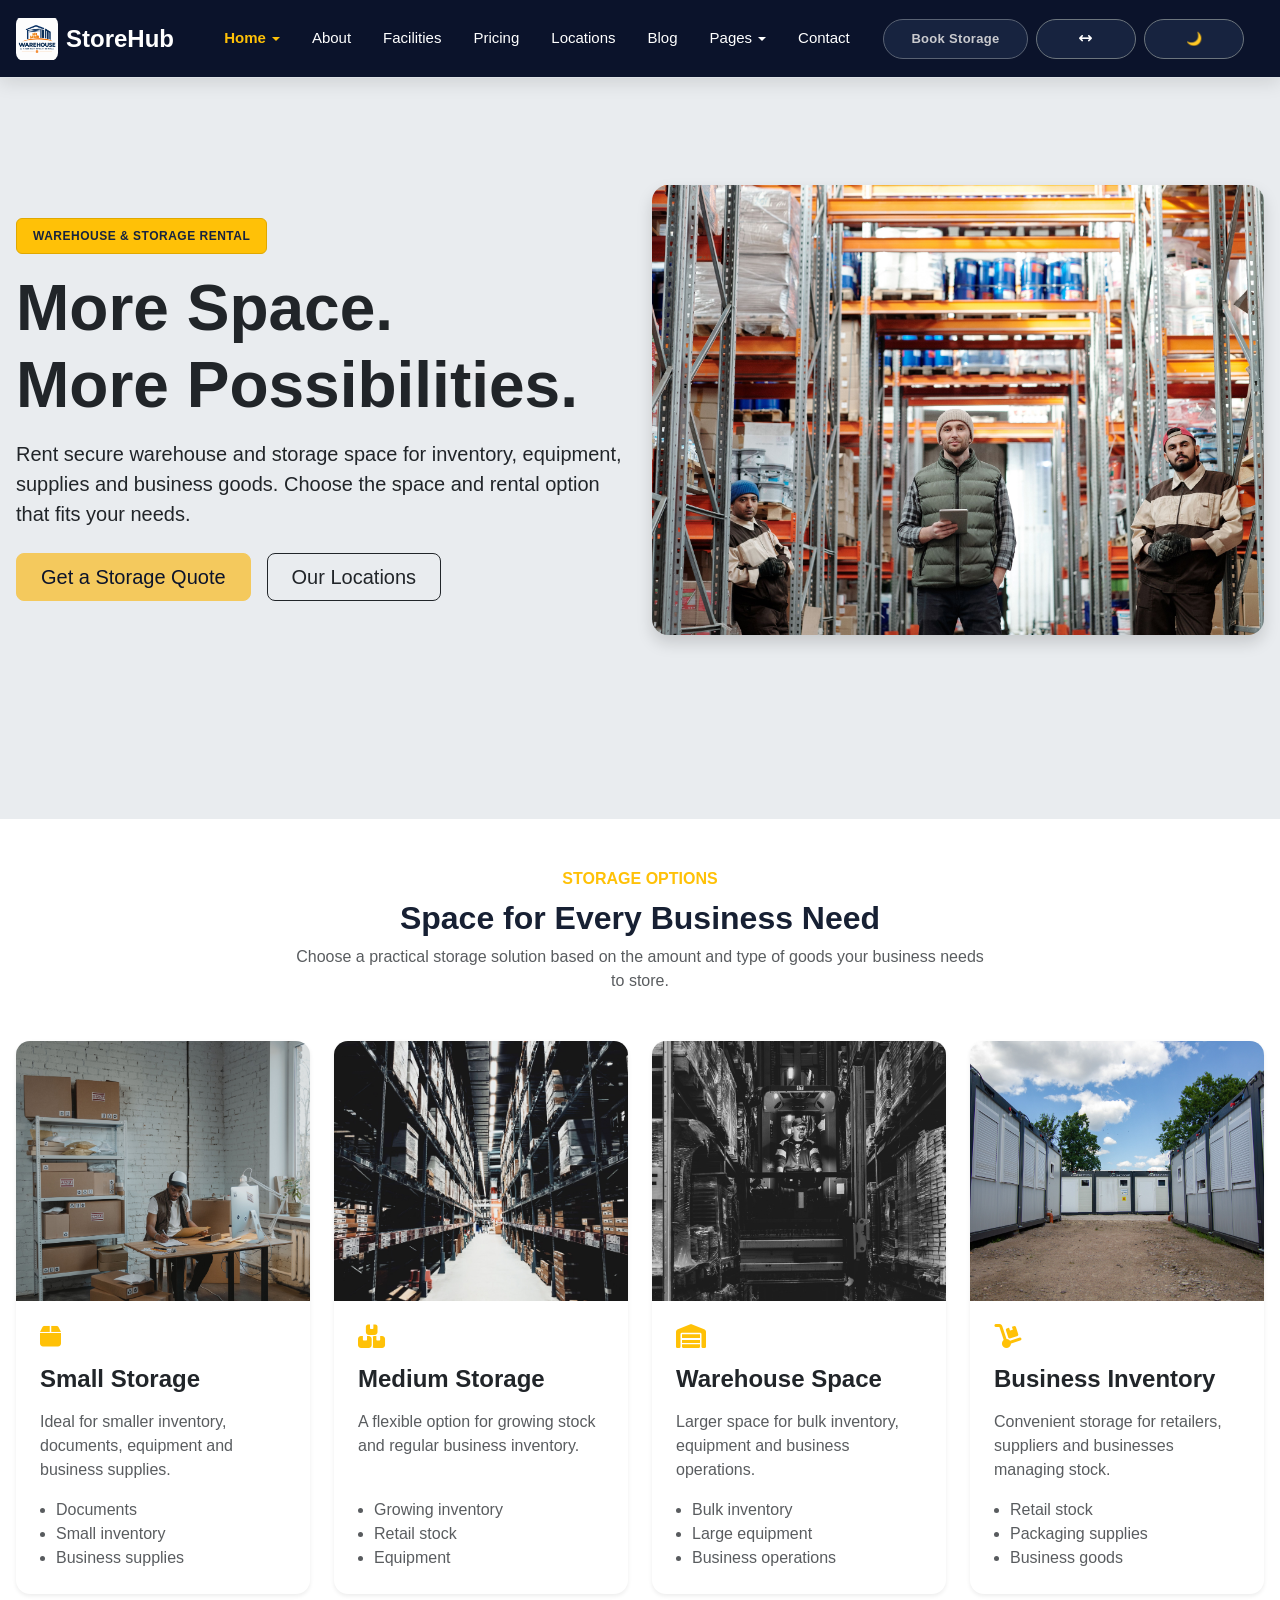
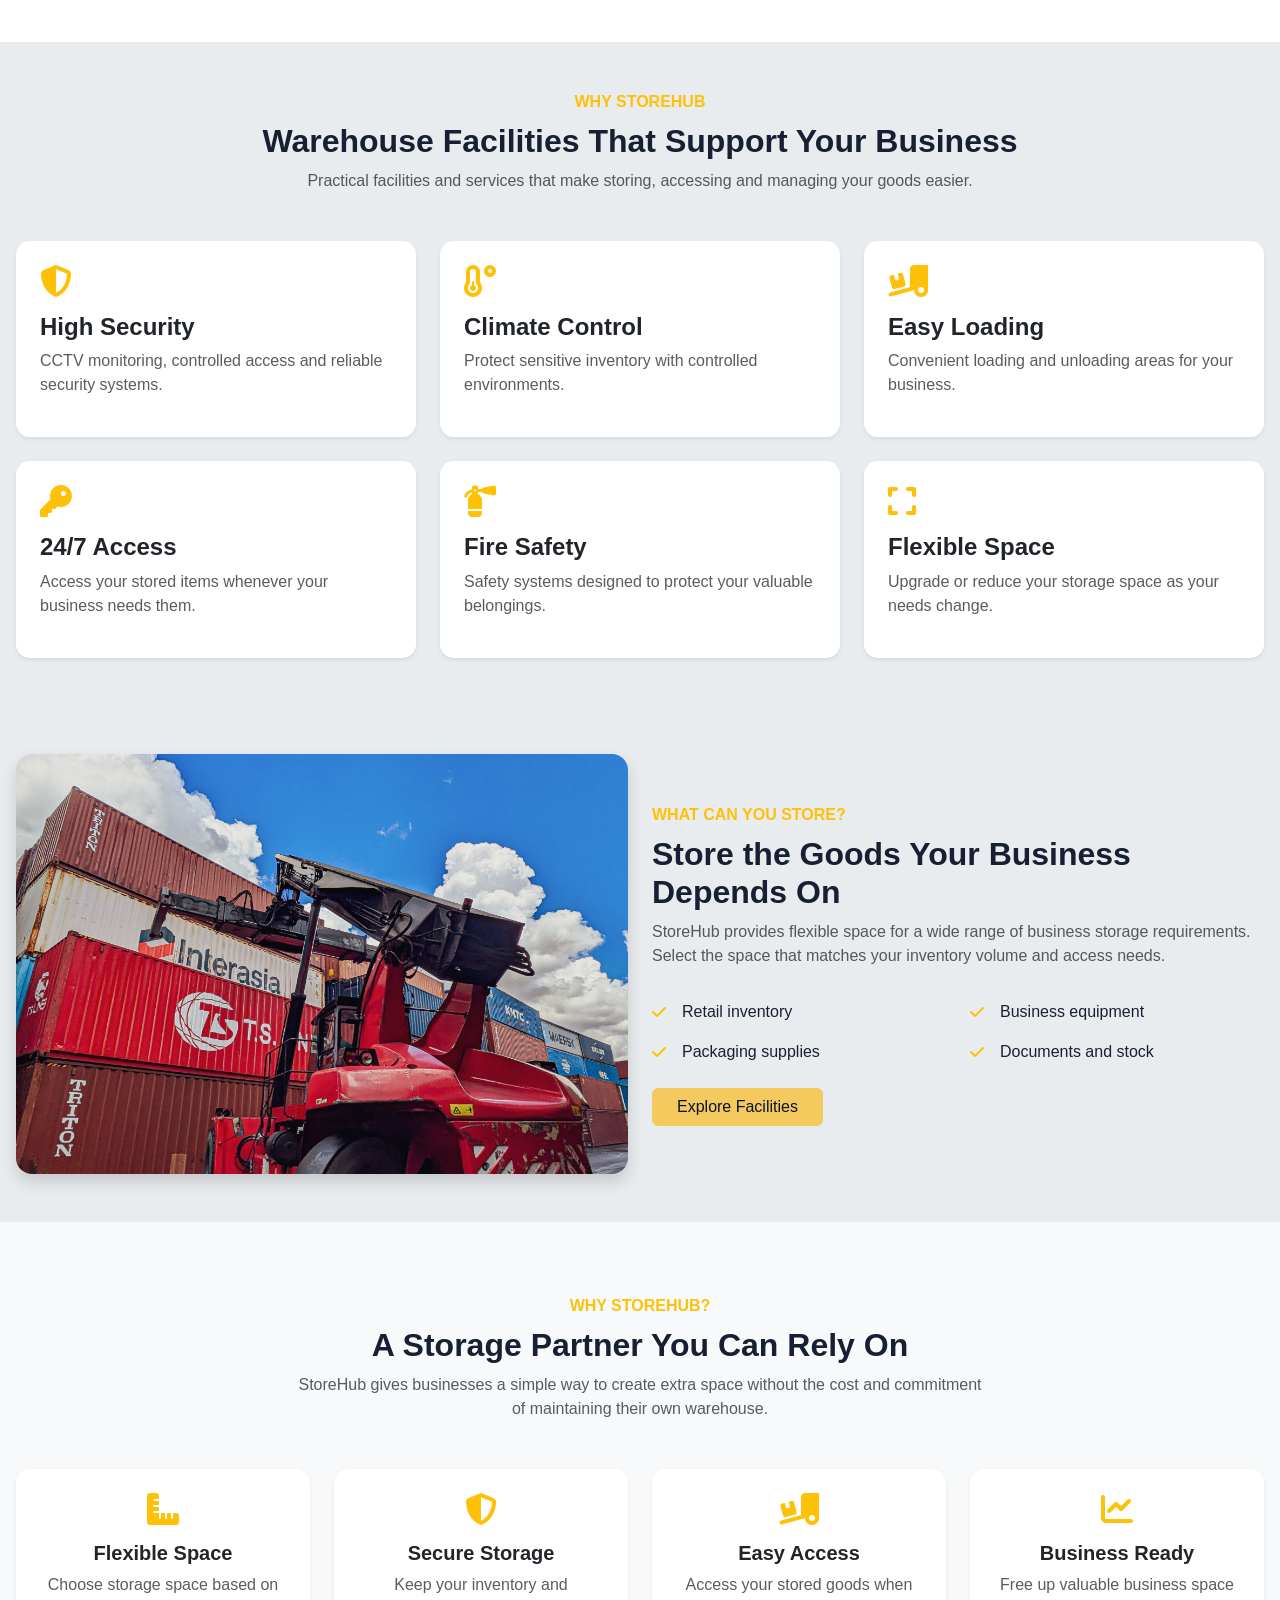
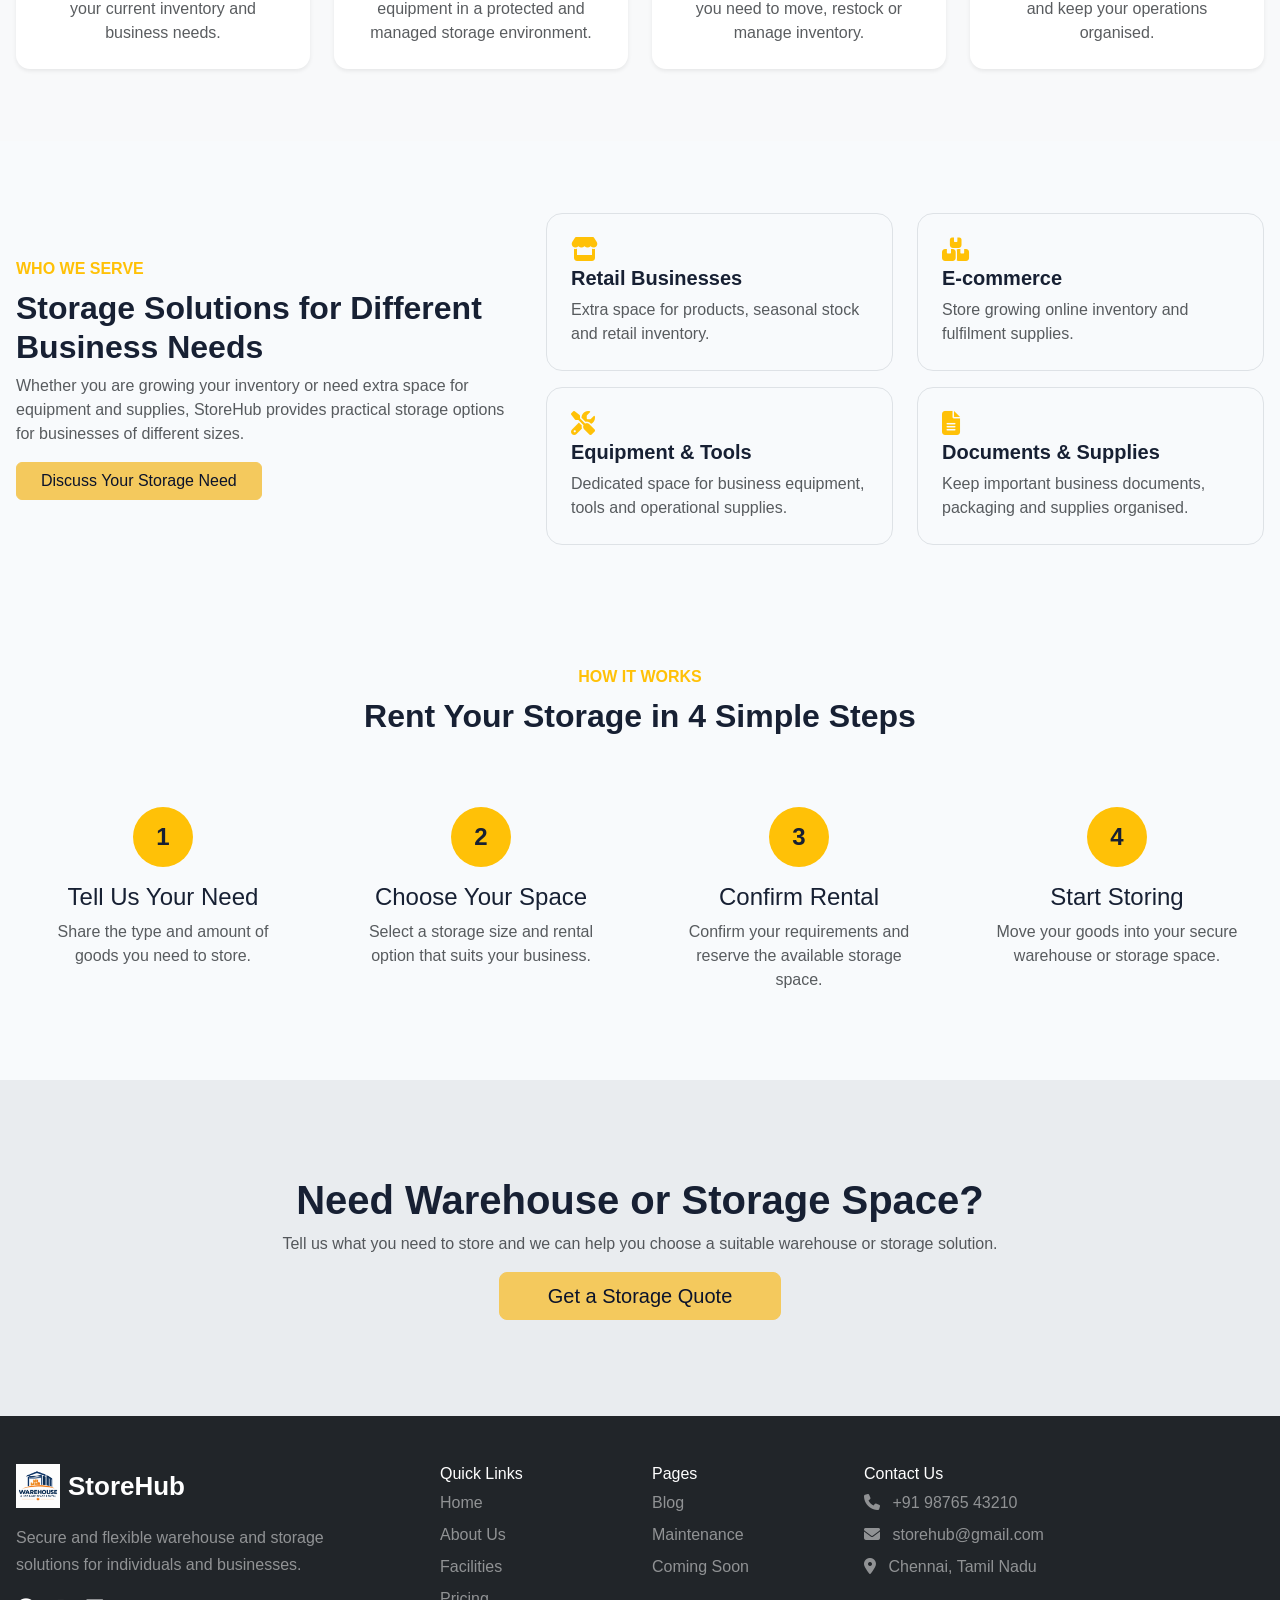
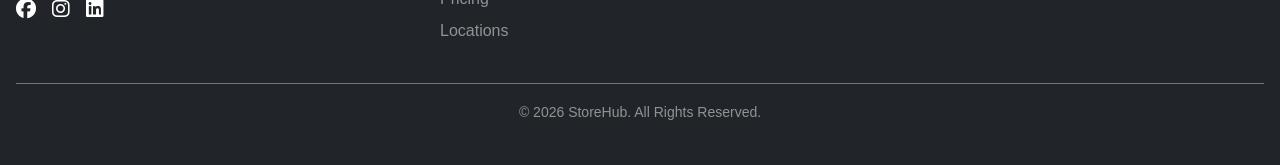
<file: index2.html>
<!DOCTYPE html>
<html lang="en" dir="ltr" data-bs-theme="light">

<head>

    <meta charset="UTF-8">
    <meta name="viewport" content="width=device-width, initial-scale=1.0">

    <title>StoreHub | Business Storage</title>

    <link
        href="https://cdn.jsdelivr.net/npm/bootstrap@5.3.3/dist/css/bootstrap.min.css"
        rel="stylesheet">
<link rel="icon" type="image/png" href="assets/images/logo.png">

    <link
        href="https://cdnjs.cloudflare.com/ajax/libs/font-awesome/6.6.0/css/all.min.css"
        rel="stylesheet">
<link rel="stylesheet" href="assets/css/style.css">

</head>

<body>


<!-- =====================================================
     NAVBAR
===================================================== -->

<nav class="navbar navbar-expand-lg bg-body-tertiary border-bottom fixed-top">
    <div class="container">


        <!-- LOGO -->

        <a
            href="index.html"
            class="navbar-brand d-flex align-items-center gap-2 fw-bold">

            <img
                src="assets/images/logo.png"
                alt="StoreHub Logo"
                style="height:45px;width:auto;object-fit:contain;">

            <span>
                StoreHub
            </span>

        </a>


        <!-- MOBILE -->

       <button
    class="navbar-toggler border-0 shadow-none"
    type="button"
    data-bs-toggle="collapse"
    data-bs-target="#mainNavbar"
    aria-controls="mainNavbar"
    aria-expanded="false"
    aria-label="Toggle navigation">

    <i class="fa-solid fa-bars fs-3 text-white"></i>

</button>


        <!-- MENU -->

        <div
            class="collapse navbar-collapse"
            id="mainNavbar">


            <ul class="navbar-nav mx-auto mb-2 mb-lg-0">


                <!-- HOME -->

                <li class="nav-item dropdown">

                    <a
                        class="nav-link dropdown-toggle active"
                        href="#"
                        data-bs-toggle="dropdown">

                        Home

                    </a>


                    <ul class="dropdown-menu">

                        <li>

                            <a
                                class="dropdown-item"
                                href="index.html">

                                Home 1

                            </a>

                        </li>


                        <li>

                            <a
                                class="dropdown-item"
                                href="index2.html">

                                Home 2

                            </a>

                        </li>

                    </ul>

                </li>
<!-- ABOUT (ACTIVE) -->
                <li class="nav-item">
                    <a class="nav-link " href="about.html">
                        About
                    </a>
                </li>

                <li class="nav-item">

                    <a
                        class="nav-link"
                        href="facilities.html">

                        Facilities

                    </a>

                </li>


                <li class="nav-item">

                    <a
                        class="nav-link"
                        href="pricing.html">

                        Pricing

                    </a>

                </li>


                <li class="nav-item">

                    <a
                        class="nav-link"
                        href="locations.html">

                        Locations

                    </a>

                </li>
                <li class="nav-item">

                    <a
                        class="nav-link"
                        href="blog.html">

                      Blog

                    </a>

                </li>
<!-- =====================================================
     PAGES DROPDOWN
===================================================== -->

<li class="nav-item dropdown">

    <a
        class="nav-link dropdown-toggle"
        href="#"
        role="button"
        data-bs-toggle="dropdown"
        aria-expanded="false">

        Pages

    </a>


    <ul class="dropdown-menu">

        <!-- MAINTENANCE -->

        <li>

            <a
                class="dropdown-item"
                href="maintenance.html">

                <i class="fa-solid fa-screwdriver-wrench me-2"></i>

                Maintenance

            </a>

        </li>


       

        <!-- COMING SOON -->

        <li>

            <a
                class="dropdown-item"
                href="coming-soon.html">

                <i class="fa-solid fa-rocket me-2"></i>

                Coming Soon

            </a>

        </li>

    </ul>

</li>

                <li class="nav-item">

                    <a
                        class="nav-link"
                        href="contact.html">

                        Contact

                    </a>

                </li>

            </ul>


            <!-- RIGHT -->

          <div class="d-flex align-items-center gap-2" style="margin-right:20px;">
<a href="contact.html" class="btn btn-book-storage">
    <span>Book Storage</span>
</a>
    <!-- RTL / LTR -->
    <button
        id="rtlToggle"
        type="button"
        class="btn d-flex align-items-center justify-content-center"
        style="
            width:100px !important;
            height:40px !important;
            min-width:100px !important;
            padding:0 !important;
            margin:0 !important;
            border:1px solid #6c757d !important;
            border-radius:50px !important;
            color:#fff !important;
            background:#17233f !important;
            box-shadow:none !important;
        "
        title="Switch RTL / LTR">

        <i class="fa-solid fa-arrows-left-right"></i>

    </button>


    <!-- DARK MODE -->
    <button
        id="themeToggle"
        type="button"
        class="btn d-flex align-items-center justify-content-center"
        style="
            width:100px !important;
            height:40px !important;
            min-width:100px !important;
            padding:0 !important;
            margin:0 !important;
            border:1px solid #6c757d !important;
            border-radius:50px !important;
            color:#fff !important;
            background:#17233f !important;
            box-shadow:none !important;
        "
        title="Toggle dark mode">

        <i
            id="themeIcon"
            class="fa-solid fa-moon">
        </i>

    </button>

</div>

        </div>

    </div>

</nav>


<!-- =====================================================
     HERO
===================================================== -->

<section class="py-5 bg-body-secondary">

    <div class="container py-5">

        <div
            class="row align-items-center g-5"
            style="min-height:75vh;">

            <!-- CONTENT -->
            <div class="col-lg-6">

               <!-- HERO BADGE -->
<span
    class="badge mb-3 px-3 py-2"
    style="
        display: inline-block;
        background-color: #ffc107 !important;
        color: #17233f !important;
        font-size: 12px;
        font-weight: 700;
        letter-spacing: 0.5px;
        border: 1px solid #e0a800;
        border-radius: 6px;
        line-height: 1.5;
        opacity: 1 !important;
    ">
    WAREHOUSE &amp; STORAGE RENTAL
</span>

                <h1 class="display-3 fw-bold text-body">
                    More Space.
                    <br>
                    More Possibilities.
                </h1>

                <p class="lead text-body mt-3">
                    Rent secure warehouse and storage space for inventory,
                    equipment, supplies and business goods. Choose the space
                    and rental option that fits your needs.
                </p>

                <div class="d-flex gap-3 flex-wrap mt-4">

                    <!-- GET QUOTE -->
                    <a
                        href="contact.html"
                        class="btn btn-warning btn-lg px-4">
                        Get a Storage Quote
                    </a>

                    <!-- LOCATIONS -->
                    <a
                        href="locations.html"
                        class="btn btn-outline-dark btn-lg px-4">
                        Our Locations
                    </a>

                </div>

            </div>

            <!-- IMAGE -->
            <div class="col-lg-6">

                <img
                    src="assets/images/hero2.png.jpg"
                    alt="Business Warehouse"
                    class="img-fluid rounded-4 shadow"
                    style="
                        width:100%;
                        height:450px;
                        object-fit:cover;
                    ">

            </div>

        </div>

    </div>

</section>


<!-- =====================================================
     STORAGE OPTIONS
===================================================== -->
<section class="py-5 bg-body">

    <div class="container">

        <div class="text-center mb-5">

            <span class="text-warning fw-semibold">
                STORAGE OPTIONS
            </span>

            <h2 class="fw-bold mt-2">
                Space for Every Business Need
            </h2>

            <p class="text-body-secondary mx-auto"
               style="max-width:700px;">
                Choose a practical storage solution based on the amount
                and type of goods your business needs to store.
            </p>

        </div>


        <div class="row g-4 align-items-stretch">


            <!-- SMALL STORAGE -->

            <div class="col-md-6 col-lg-3">

                <div class="card h-100 border-0 shadow-sm overflow-hidden">

                    <img
                        src="assets/images/2index (5).jpg"
                        alt="Small Storage"
                        class="w-100"
                        style="
                            height:260px;
                            object-fit:cover;
                        ">

                    <div class="card-body p-4 d-flex flex-column">

                        <div class="mb-3">

                            <i class="fa-solid fa-box text-warning fa-xl"></i>

                        </div>

                        <h4 class="fw-bold mb-3">
                            Small Storage
                        </h4>

                        <p class="text-body-secondary">
                            Ideal for smaller inventory, documents,
                            equipment and business supplies.
                        </p>

                        <ul class="text-body-secondary mt-auto mb-0 ps-3">

                            <li>Documents</li>
                            <li>Small inventory</li>
                            <li>Business supplies</li>

                        </ul>

                    </div>

                </div>

            </div>


            <!-- MEDIUM STORAGE -->

            <div class="col-md-6 col-lg-3">

                <div class="card h-100 border-0 shadow-sm overflow-hidden">

                    <img
                        src="assets/images/2index (3).jpg"
                        alt="Medium Storage"
                        class="w-100"
                        style="
                            height:260px;
                            object-fit:cover;
                        ">

                    <div class="card-body p-4 d-flex flex-column">

                        <div class="mb-3">

                            <i class="fa-solid fa-boxes-stacked text-warning fa-xl"></i>

                        </div>

                        <h4 class="fw-bold mb-3">
                            Medium Storage
                        </h4>

                        <p class="text-body-secondary">
                            A flexible option for growing stock
                            and regular business inventory.
                        </p>

                        <ul class="text-body-secondary mt-auto mb-0 ps-3">

                            <li>Growing inventory</li>
                            <li>Retail stock</li>
                            <li>Equipment</li>

                        </ul>

                    </div>

                </div>

            </div>


            <!-- WAREHOUSE SPACE -->

            <div class="col-md-6 col-lg-3">

                <div class="card h-100 border-0 shadow-sm overflow-hidden">

                    <img
                        src="assets/images/2index (4).jpg"
                        alt="Warehouse Storage Space"
                        class="w-100"
                        style="
                            height:260px;
                            object-fit:cover;
                        ">

                    <div class="card-body p-4 d-flex flex-column">

                        <div class="mb-3">

                            <i class="fa-solid fa-warehouse text-warning fa-xl"></i>

                        </div>

                        <h4 class="fw-bold mb-3">
                            Warehouse Space
                        </h4>

                        <p class="text-body-secondary">
                            Larger space for bulk inventory,
                            equipment and business operations.
                        </p>

                        <ul class="text-body-secondary mt-auto mb-0 ps-3">

                            <li>Bulk inventory</li>
                            <li>Large equipment</li>
                            <li>Business operations</li>

                        </ul>

                    </div>

                </div>

            </div>


            <!-- BUSINESS INVENTORY -->

            <div class="col-md-6 col-lg-3">

                <div class="card h-100 border-0 shadow-sm overflow-hidden">

                    <img
                        src="assets/images/2index (2).jpg"
                        alt="Business Inventory Storage"
                        class="w-100"
                        style="
                            height:260px;
                            object-fit:cover;
                        ">

                    <div class="card-body p-4 d-flex flex-column">

                        <div class="mb-3">

                            <i class="fa-solid fa-dolly text-warning fa-xl"></i>

                        </div>

                        <h4 class="fw-bold mb-3">
                            Business Inventory
                        </h4>

                        <p class="text-body-secondary">
                            Convenient storage for retailers,
                            suppliers and businesses managing stock.
                        </p>

                        <ul class="text-body-secondary mt-auto mb-0 ps-3">

                            <li>Retail stock</li>
                            <li>Packaging supplies</li>
                            <li>Business goods</li>

                        </ul>

                    </div>

                </div>

            </div>


        </div>

    </div>

</section>


<!-- =====================================================
     FEATURES
===================================================== -->

<section
    class="py-5 bg-body-secondary">

    <div class="container">

        <div
            class="text-center mb-5">

            <span
                class="text-warning fw-semibold">

                WHY STOREHUB

            </span>


            <h2
                class="fw-bold mt-2">

                Warehouse Facilities That Support Your Business

            </h2>


            <p
                class="text-body-secondary">

                Practical facilities and services that make storing, accessing and managing your goods easier.

            </p>

        </div>


        <div class="row g-4">


            <!-- SECURITY -->

            <div class="col-md-6 col-lg-4">

                <div
                    class="card h-100 border-0 shadow-sm">

                    <div
                        class="card-body p-4">

                        <i
                            class="fa-solid fa-shield-halved fa-2x text-warning mb-3">
                        </i>


                        <h4 class="fw-bold">

                            High Security

                        </h4>


                        <p
                            class="text-body-secondary">

                            CCTV monitoring,
                            controlled access and
                            reliable security systems.

                        </p>

                    </div>

                </div>

            </div>


            <!-- CLIMATE -->

            <div class="col-md-6 col-lg-4">

                <div
                    class="card h-100 border-0 shadow-sm">

                    <div
                        class="card-body p-4">

                        <i
                            class="fa-solid fa-temperature-low fa-2x text-warning mb-3">
                        </i>


                        <h4 class="fw-bold">

                            Climate Control

                        </h4>


                        <p
                            class="text-body-secondary">

                            Protect sensitive
                            inventory with
                            controlled environments.

                        </p>

                    </div>

                </div>

            </div>


            <!-- LOADING -->

            <div class="col-md-6 col-lg-4">

                <div
                    class="card h-100 border-0 shadow-sm">

                    <div
                        class="card-body p-4">

                        <i
                            class="fa-solid fa-truck-ramp-box fa-2x text-warning mb-3">
                        </i>


                        <h4 class="fw-bold">

                            Easy Loading

                        </h4>


                        <p
                            class="text-body-secondary">

                            Convenient loading and
                            unloading areas for
                            your business.

                        </p>

                    </div>

                </div>

            </div>


            <!-- ACCESS -->

            <div class="col-md-6 col-lg-4">

                <div
                    class="card h-100 border-0 shadow-sm">

                    <div
                        class="card-body p-4">

                        <i
                            class="fa-solid fa-key fa-2x text-warning mb-3">
                        </i>


                        <h4 class="fw-bold">

                            24/7 Access

                        </h4>


                        <p
                            class="text-body-secondary">

                            Access your stored
                            items whenever
                            your business needs them.

                        </p>

                    </div>

                </div>

            </div>


            <!-- FIRE -->

            <div class="col-md-6 col-lg-4">

                <div
                    class="card h-100 border-0 shadow-sm">

                    <div
                        class="card-body p-4">

                        <i
                            class="fa-solid fa-fire-extinguisher fa-2x text-warning mb-3">
                        </i>


                        <h4 class="fw-bold">

                            Fire Safety

                        </h4>


                        <p
                            class="text-body-secondary">

                            Safety systems designed
                            to protect your
                            valuable belongings.

                        </p>

                    </div>

                </div>

            </div>


            <!-- FLEXIBLE -->

            <div class="col-md-6 col-lg-4">

                <div
                    class="card h-100 border-0 shadow-sm">

                    <div
                        class="card-body p-4">

                        <i
                            class="fa-solid fa-expand fa-2x text-warning mb-3">
                        </i>


                        <h4 class="fw-bold">

                            Flexible Space

                        </h4>


                        <p
                            class="text-body-secondary">

                            Upgrade or reduce
                            your storage space
                            as your needs change.

                        </p>

                    </div>

                </div>

            </div>

        </div>

    </div>

</section>


<!-- =====================================================
     WHAT YOU CAN STORE
===================================================== -->

<section class="py-5 bg-body-secondary">

    <div class="container">

        <div class="row align-items-center g-5">

            <div class="col-lg-6">
                <img
                    src="assets/images/Facilities (1).jpg"
                    alt="Warehouse storage and business inventory"
                    class="img-fluid rounded-4 shadow"
                    style="width:100%;height:420px;object-fit:cover;">
            </div>

            <div class="col-lg-6">

                <span class="text-warning fw-semibold">WHAT CAN YOU STORE?</span>

                <h2 class="fw-bold mt-2">
                    Store the Goods Your Business Depends On
                </h2>

                <p class="text-body-secondary">
                    StoreHub provides flexible space for a wide range of business
                    storage requirements. Select the space that matches your
                    inventory volume and access needs.
                </p>

                <div class="row g-3 mt-3">

                    <div class="col-sm-6">
                        <div class="d-flex gap-3">
                            <i class="fa-solid fa-check text-warning mt-1"></i>
                            <span>Retail inventory</span>
                        </div>
                    </div>

                    <div class="col-sm-6">
                        <div class="d-flex gap-3">
                            <i class="fa-solid fa-check text-warning mt-1"></i>
                            <span>Business equipment</span>
                        </div>
                    </div>

                    <div class="col-sm-6">
                        <div class="d-flex gap-3">
                            <i class="fa-solid fa-check text-warning mt-1"></i>
                            <span>Packaging supplies</span>
                        </div>
                    </div>

                    <div class="col-sm-6">
                        <div class="d-flex gap-3">
                            <i class="fa-solid fa-check text-warning mt-1"></i>
                            <span>Documents and stock</span>
                        </div>
                    </div>

                </div>

                <a href="facilities.html" class="btn btn-warning mt-4 px-4">
                    Explore Facilities
                </a>

            </div>

        </div>

    </div>
</section>


<!-- WHY CHOOSE STOREHUB -->
<section class="py-5 bg-body-tertiary">
    <div class="container py-lg-4">
        <div class="text-center mb-5">
            <span class="text-warning fw-semibold">WHY STOREHUB?</span>
            <h2 class="fw-bold mt-2">A Storage Partner You Can Rely On</h2>
            <p class="text-body-secondary mx-auto" style="max-width:700px;">
                StoreHub gives businesses a simple way to create extra space without the cost and commitment of maintaining their own warehouse.
            </p>
        </div>
        <div class="row g-4">
            <div class="col-md-6 col-lg-3"><div class="card h-100 border-0 shadow-sm text-center"><div class="card-body p-4">
                <i class="fa-solid fa-ruler-combined fa-2x text-warning mb-3"></i><h5 class="fw-bold">Flexible Space</h5>
                <p class="text-body-secondary mb-0">Choose storage space based on your current inventory and business needs.</p>
            </div></div></div>
            <div class="col-md-6 col-lg-3"><div class="card h-100 border-0 shadow-sm text-center"><div class="card-body p-4">
                <i class="fa-solid fa-shield-halved fa-2x text-warning mb-3"></i><h5 class="fw-bold">Secure Storage</h5>
                <p class="text-body-secondary mb-0">Keep your inventory and equipment in a protected and managed storage environment.</p>
            </div></div></div>
            <div class="col-md-6 col-lg-3"><div class="card h-100 border-0 shadow-sm text-center"><div class="card-body p-4">
                <i class="fa-solid fa-truck-ramp-box fa-2x text-warning mb-3"></i><h5 class="fw-bold">Easy Access</h5>
                <p class="text-body-secondary mb-0">Access your stored goods when you need to move, restock or manage inventory.</p>
            </div></div></div>
            <div class="col-md-6 col-lg-3"><div class="card h-100 border-0 shadow-sm text-center"><div class="card-body p-4">
                <i class="fa-solid fa-chart-line fa-2x text-warning mb-3"></i><h5 class="fw-bold">Business Ready</h5>
                <p class="text-body-secondary mb-0">Free up valuable business space and keep your operations organised.</p>
            </div></div></div>
        </div>
    </div>
</section>

<!-- WHO WE SERVE -->
<section class="py-5">
    <div class="container py-lg-4">
        <div class="row align-items-center g-5">
            <div class="col-lg-5">
                <span class="text-warning fw-semibold">WHO WE SERVE</span>
                <h2 class="fw-bold mt-2">Storage Solutions for Different Business Needs</h2>
                <p class="text-body-secondary">Whether you are growing your inventory or need extra space for equipment and supplies, StoreHub provides practical storage options for businesses of different sizes.</p>
                <a href="contact.html" class="btn btn-warning px-4">Discuss Your Storage Need</a>
            </div>
            <div class="col-lg-7"><div class="row g-3">
                <div class="col-sm-6"><div class="p-4 border rounded-4 h-100"><i class="fa-solid fa-store fa-xl text-warning mb-3"></i><h5 class="fw-bold">Retail Businesses</h5><p class="text-body-secondary mb-0">Extra space for products, seasonal stock and retail inventory.</p></div></div>
                <div class="col-sm-6"><div class="p-4 border rounded-4 h-100"><i class="fa-solid fa-boxes-stacked fa-xl text-warning mb-3"></i><h5 class="fw-bold">E-commerce</h5><p class="text-body-secondary mb-0">Store growing online inventory and fulfilment supplies.</p></div></div>
                <div class="col-sm-6"><div class="p-4 border rounded-4 h-100"><i class="fa-solid fa-screwdriver-wrench fa-xl text-warning mb-3"></i><h5 class="fw-bold">Equipment &amp; Tools</h5><p class="text-body-secondary mb-0">Dedicated space for business equipment, tools and operational supplies.</p></div></div>
                <div class="col-sm-6"><div class="p-4 border rounded-4 h-100"><i class="fa-solid fa-file-lines fa-xl text-warning mb-3"></i><h5 class="fw-bold">Documents &amp; Supplies</h5><p class="text-body-secondary mb-0">Keep important business documents, packaging and supplies organised.</p></div></div>
            </div></div>
        </div>
    </div>
</section>

<!-- =====================================================
     STORAGE PROCESS
===================================================== -->

<section class="py-5">

    <div class="container">

        <div
            class="text-center mb-5">

            <span
                class="text-warning fw-semibold">

                HOW IT WORKS

            </span>


            <h2 class="fw-bold mt-2">

                Rent Your Storage in 4 Simple Steps

            </h2>

        </div>


        <div class="row g-4 text-center">

            <div class="col-md-6 col-lg-3">
                <div class="p-4 h-100">
                    <div class="rounded-circle bg-warning d-inline-flex align-items-center justify-content-center fw-bold fs-4 mb-3"
                         style="width:60px;height:60px;">1</div>
                    <h4>Tell Us Your Need</h4>
                    <p class="text-body-secondary">
                        Share the type and amount of goods you need to store.
                    </p>
                </div>
            </div>

            <div class="col-md-6 col-lg-3">
                <div class="p-4 h-100">
                    <div class="rounded-circle bg-warning d-inline-flex align-items-center justify-content-center fw-bold fs-4 mb-3"
                         style="width:60px;height:60px;">2</div>
                    <h4>Choose Your Space</h4>
                    <p class="text-body-secondary">
                        Select a storage size and rental option that suits your business.
                    </p>
                </div>
            </div>

            <div class="col-md-6 col-lg-3">
                <div class="p-4 h-100">
                    <div class="rounded-circle bg-warning d-inline-flex align-items-center justify-content-center fw-bold fs-4 mb-3"
                         style="width:60px;height:60px;">3</div>
                    <h4>Confirm Rental</h4>
                    <p class="text-body-secondary">
                        Confirm your requirements and reserve the available storage space.
                    </p>
                </div>
            </div>

            <div class="col-md-6 col-lg-3">
                <div class="p-4 h-100">
                    <div class="rounded-circle bg-warning d-inline-flex align-items-center justify-content-center fw-bold fs-4 mb-3"
                         style="width:60px;height:60px;">4</div>
                    <h4>Start Storing</h4>
                    <p class="text-body-secondary">
                        Move your goods into your secure warehouse or storage space.
                    </p>
                </div>
            </div>

        </div>

    </div>

</section>


<!-- =====================================================
     CTA
===================================================== -->

<section class="py-5 bg-body-secondary">

    <div class="container">

        <div
            class="text-center py-5">

            <h2
                class="display-6 fw-bold">

                Need Warehouse or Storage Space?

            </h2>


            <p
                class="text-body-secondary">

                Tell us what you need to store and we can help you choose a suitable warehouse or storage solution.

            </p>


            <a
                href="contact.html"
                class="btn btn-warning btn-lg px-5">

                Get a Storage Quote

            </a>

        </div>

    </div>

</section>


<!-- =====================================================
     FOOTER
===================================================== -->

<!-- =====================================================
     FOOTER
===================================================== -->
<footer class="bg-dark text-white pt-5">
    <div class="container">
        <div class="row g-4 pb-4">

            <!-- BRAND -->
            <div class="col-lg-4">
                <!-- LOGO + BRAND NAME -->
                <a href="index.html" class="text-white text-decoration-none d-inline-flex align-items-center gap-2 mb-3">
                    <img
                        src="assets/images/logo.png"
                        alt="StoreHub Logo"
                        style="
                            height: 44px;
                            width: auto;
                            max-height: 44px;
                            object-fit: contain;
                            display: block;
                            flex-shrink: 0;
                        ">
                    <span
                        class="fw-bold text-white"
                        style="
                            font-size: 26px;
                            line-height: 1;
                            margin: 0;
                            padding: 0;
                            display: flex;
                            align-items: center;
                        ">
                        StoreHub
                    </span>
                </a>

                <!-- DESCRIPTION -->
                <p class="text-white-50 mb-3" style="max-width:360px; line-height:1.7;">
                    Secure and flexible warehouse and storage solutions for individuals and businesses.
                </p>

                <!-- SOCIAL ICONS -->
                <div class="d-flex gap-3">
                    <a
                        href="https://www.facebook.com/"
                        target="_blank"
                        rel="noopener noreferrer"
                        class="text-white fs-5"
                        aria-label="Facebook">
                        <i class="fa-brands fa-facebook"></i>
                    </a>

                    <a
                        href="https://www.instagram.com/"
                        target="_blank"
                        rel="noopener noreferrer"
                        class="text-white fs-5"
                        aria-label="Instagram">
                        <i class="fa-brands fa-instagram"></i>
                    </a>

                    <a
                        href="https://www.linkedin.com/"
                        target="_blank"
                        rel="noopener noreferrer"
                        class="text-white fs-5"
                        aria-label="LinkedIn">
                        <i class="fa-brands fa-linkedin"></i>
                    </a>
                </div>
            </div>

            <!-- QUICK LINKS -->
            <div class="col-6 col-lg-2">
                <h6>Quick Links</h6>
                <ul class="list-unstyled">
                    <li class="mb-2">
                        <a href="index.html" class="text-white-50 text-decoration-none">Home</a>
                    </li>
                    <li class="mb-2">
                        <a href="about.html" class="text-white-50 text-decoration-none">About Us</a>
                    </li>
                    <li class="mb-2">
                        <a href="facilities.html" class="text-white-50 text-decoration-none">Facilities</a>
                    </li>
                    <li class="mb-2">
                        <a href="pricing.html" class="text-white-50 text-decoration-none">Pricing</a>
                    </li>
                    <li>
                        <a href="locations.html" class="text-white-50 text-decoration-none">Locations</a>
                    </li>
                </ul>
            </div>

            <!-- PAGES -->
            <div class="col-6 col-lg-2">
                <h6>Pages</h6>
                <ul class="list-unstyled">
                    <li class="mb-2">
                        <a href="blog.html" class="text-white-50 text-decoration-none">Blog</a>
                    </li>
                    <li class="mb-2">
                        <a href="maintenance.html" class="text-white-50 text-decoration-none">Maintenance</a>
                    </li>
                    
                    <li>
                        <a href="coming-soon.html" class="text-white-50 text-decoration-none">Coming Soon</a>
                    </li>
                </ul>
            </div>

            <!-- CONTACT -->
            <div class="col-lg-4">
                <h6>Contact Us</h6>
                <p class="text-white-50 mb-2">
                    <i class="fa-solid fa-phone me-2"></i>
                    +91 98765 43210
                </p>
                <p class="text-white-50 mb-2">
                    <i class="fa-solid fa-envelope me-2"></i>
                    storehub@gmail.com
                </p>
                <p class="text-white-50">
                    <i class="fa-solid fa-location-dot me-2"></i>
                    Chennai, Tamil Nadu
                </p>
            </div>

        </div>

        <!-- COPYRIGHT -->
        <div class="border-top border-secondary py-3 text-center">
            <small class="text-white-50">
                © 2026 StoreHub. All Rights Reserved.
            </small>
        </div>
    </div>
</footer>


<!-- Bootstrap -->

<script
    src="https://cdn.jsdelivr.net/npm/bootstrap@5.3.3/dist/js/bootstrap.bundle.min.js">
</script>


<!-- =====================================================
     DARK MODE + RTL SCRIPT
===================================================== -->

<!-- Common JS -->

<script src="assets/js/script.js"></script>

</body>

</html>
</file>
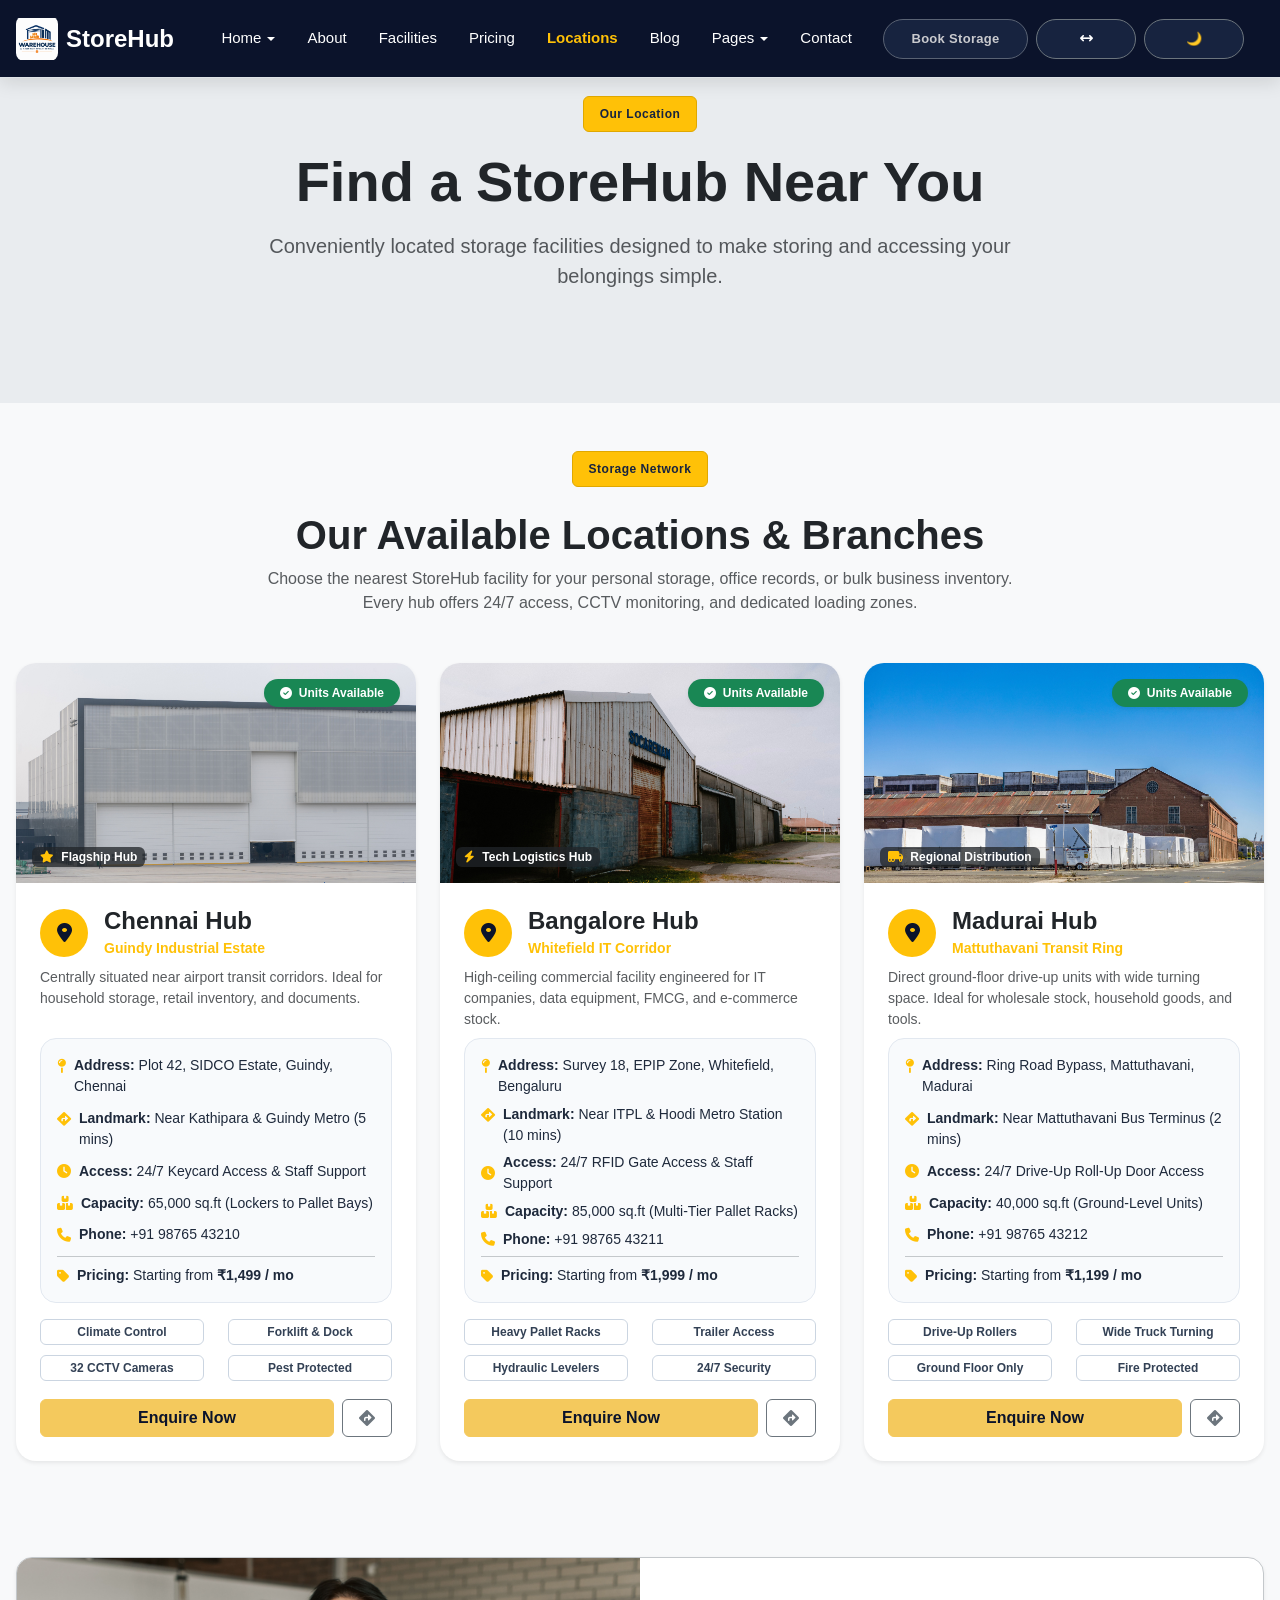
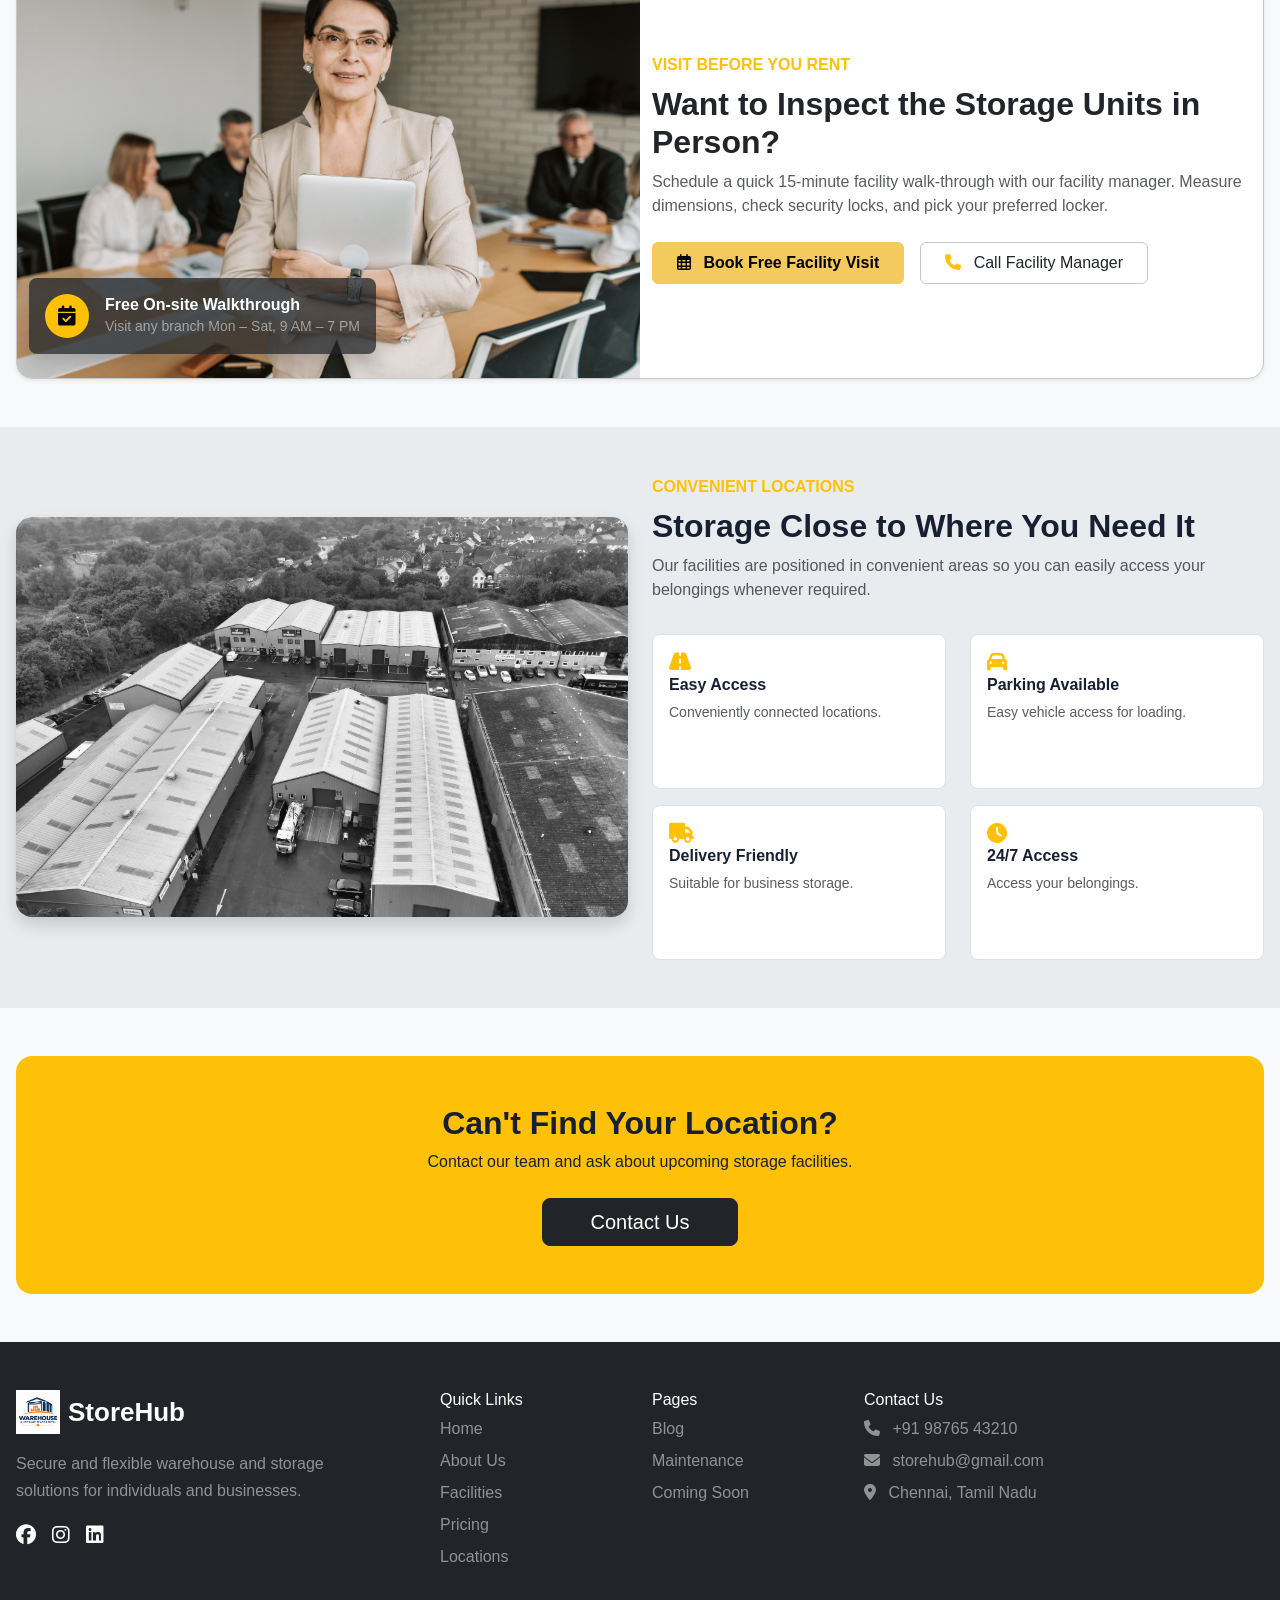
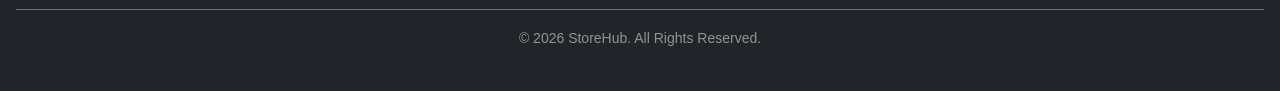
<file: locations.html>
<!DOCTYPE html>
<html lang="en" dir="ltr" data-bs-theme="light">

<head>

    <meta charset="UTF-8">
    <meta name="viewport" content="width=device-width, initial-scale=1.0">

    <title>Locations | StoreHub</title>

    <!-- Bootstrap 5 -->
    <link
        href="https://cdn.jsdelivr.net/npm/bootstrap@5.3.3/dist/css/bootstrap.min.css"
        rel="stylesheet">
<link rel="icon" type="image/png" href="assets/images/logo.png">

    <!-- Font Awesome -->
    <link
        href="https://cdnjs.cloudflare.com/ajax/libs/font-awesome/6.6.0/css/all.min.css"
        rel="stylesheet">

    <!-- Custom CSS -->
    <link rel="stylesheet" href="assets/css/style.css">

</head>

<body>


<!-- =====================================================
     NAVBAR
===================================================== -->

<nav class="navbar navbar-expand-lg bg-body-tertiary border-bottom fixed-top">
    <div class="container">

        <!-- LOGO -->

        <a
            href="index.html"
            class="navbar-brand d-flex align-items-center gap-2 fw-bold">

            <img
                src="assets/images/logo.png"
                alt="StoreHub Logo"
                style="height:45px;width:auto;object-fit:contain;">

            <span>StoreHub</span>

        </a>


        <!-- MOBILE MENU -->

       <button
    class="navbar-toggler border-0 shadow-none"
    type="button"
    data-bs-toggle="collapse"
    data-bs-target="#mainNavbar"
    aria-controls="mainNavbar"
    aria-expanded="false"
    aria-label="Toggle navigation">

    <i class="fa-solid fa-bars fs-3 text-white"></i>

</button>


        <!-- NAVIGATION -->

        <div
            class="collapse navbar-collapse"
            id="mainNavbar">

            <ul
                class="navbar-nav mx-auto mb-2 mb-lg-0">


                <!-- HOME -->

                <li class="nav-item dropdown">

                    <a
                        class="nav-link dropdown-toggle"
                        href="#"
                        data-bs-toggle="dropdown">

                        Home

                    </a>

                    <ul class="dropdown-menu">

                        <li>
                            <a
                                class="dropdown-item"
                                href="index.html">

                                Home 1

                            </a>
                        </li>

                        <li>
                            <a
                                class="dropdown-item"
                                href="index2.html">

                                Home 2

                            </a>
                        </li>

                    </ul>

                </li>
   <!-- ABOUT (ACTIVE) -->
                <li class="nav-item">
                    <a class="nav-link " href="about.html">
                        About
                    </a>
                </li> 
             

                <!-- FACILITIES -->

                <li class="nav-item">

                    <a
                        class="nav-link"
                        href="facilities.html">

                        Facilities

                    </a>

                </li>


                <!-- PRICING -->

                <li class="nav-item">

                    <a
                        class="nav-link"
                        href="pricing.html">

                        Pricing

                    </a>

                </li>


                <!-- LOCATIONS -->

                <li class="nav-item">

                    <a
                        class="nav-link active"
                        href="locations.html">

                        Locations

                    </a>

                </li>
                 
                     <!-- blog(ACTIVE) -->

              <li class="nav-item">

                    <a
                        class="nav-link"
                        href="blog.html">

                      Blog

                    </a>

                </li>
<!-- =====================================================
     PAGES DROPDOWN
===================================================== -->

<li class="nav-item dropdown">

    <a
        class="nav-link dropdown-toggle"
        href="#"
        role="button"
        data-bs-toggle="dropdown"
        aria-expanded="false">

        Pages

    </a>


    <ul class="dropdown-menu">

        <!-- MAINTENANCE -->

        <li>

            <a
                class="dropdown-item"
                href="maintenance.html">

                <i class="fa-solid fa-screwdriver-wrench me-2"></i>

                Maintenance

            </a>

        </li>




        <!-- COMING SOON -->

        <li>

            <a
                class="dropdown-item"
                href="coming-soon.html">

                <i class="fa-solid fa-rocket me-2"></i>

                Coming Soon

            </a>

        </li>

    </ul>

</li>

                <!-- CONTACT -->

                <li class="nav-item">

                    <a
                        class="nav-link"
                        href="contact.html">

                        Contact

                    </a>

                </li>

            </ul>


            <!-- RIGHT SIDE -->

            <div class="d-flex align-items-center gap-2" style="margin-right:20px;">
<a href="contact.html" class="btn btn-book-storage">
    <span>Book Storage</span>
</a>
    <!-- RTL / LTR -->
    <button
        id="rtlToggle"
        type="button"
        class="btn d-flex align-items-center justify-content-center"
        style="
            width:100px !important;
            height:40px !important;
            min-width:100px !important;
            padding:0 !important;
            margin:0 !important;
            border:1px solid #6c757d !important;
            border-radius:50px !important;
            color:#fff !important;
            background:#17233f !important;
            box-shadow:none !important;
        "
        title="Switch RTL / LTR">

        <i class="fa-solid fa-arrows-left-right"></i>

    </button>


    <!-- DARK MODE -->
    <button
        id="themeToggle"
        type="button"
        class="btn d-flex align-items-center justify-content-center"
        style="
            width:100px !important;
            height:40px !important;
            min-width:100px !important;
            padding:0 !important;
            margin:0 !important;
            border:1px solid #6c757d !important;
            border-radius:50px !important;
            color:#fff !important;
            background:#17233f !important;
            box-shadow:none !important;
        "
        title="Toggle dark mode">

        <i
            id="themeIcon"
            class="fa-solid fa-moon">
        </i>

    </button>

</div>

        </div>

    </div>

</nav>



<!-- =====================================================
     PAGE HERO
===================================================== -->

<section class="bg-body-secondary py-5">

    <div class="container py-5">

        <div
            class="text-center mx-auto"
            style="max-width:800px;">

          <!-- HERO BADGE -->
<span
    class="badge mb-3 px-3 py-2"
    style="
        display: inline-block;
        background-color: #ffc107 !important;
        color: #17233f !important;
        font-size: 12px;
        font-weight: 700;
        letter-spacing: 0.5px;
        border: 1px solid #e0a800;
        border-radius: 6px;
        line-height: 1.5;
        opacity: 1 !important;
    ">
    Our Location
</span>


            <h1
                class="display-4 fw-bold text-body">

                Find a StoreHub
                Near You

            </h1>


            <p
                class="lead text-body-secondary mt-3">

                Conveniently located storage facilities
                designed to make storing and accessing
                your belongings simple.

            </p>

        </div>

    </div>

</section>


<!-- =====================================================
     LOCATION DETAILS CSS (PERFECT ALIGNMENT & CONTRAST)
===================================================== -->
<style>
    /* Fixed Uniform Heights */
    .branch-card-title {
        height: 52px;
    }
    .branch-card-desc {
        height: 55px;
    }
    .branch-details-box {
        height: 265px !important;
        background-color: #f8fafc !important;
        border: 1px solid #e2e8f0 !important;
        color: #1e293b !important;
    }
    .branch-details-box span,
    .branch-details-box strong,
    .branch-details-box small {
        color: #1e293b !important;
    }
    .branch-tags-grid {
        height: 72px;
    }
    .branch-tag {
        background-color: #ffffff !important;
        border: 1px solid #cbd5e1 !important;
        color: #334155 !important;
        font-size: 12px;
        padding: 6px 4px;
        display: block;
        width: 100%;
        text-align: center;
        white-space: nowrap;
        overflow: hidden;
        text-overflow: ellipsis;
    }

    /* Dark Mode (Supports body.dark-mode and [data-bs-theme="dark"]) */
    body.dark-mode .branch-details-box,
    [data-bs-theme="dark"] .branch-details-box {
        background-color: #0b132b !important;
        border: 1px solid rgba(255, 255, 255, 0.16) !important;
        color: #f8fafc !important;
    }
    body.dark-mode .branch-details-box span,
    body.dark-mode .branch-details-box strong,
    body.dark-mode .branch-details-box small,
    [data-bs-theme="dark"] .branch-details-box span,
    [data-bs-theme="dark"] .branch-details-box strong,
    [data-bs-theme="dark"] .branch-details-box small {
        color: #e2e8f0 !important;
    }
    body.dark-mode .branch-tag,
    [data-bs-theme="dark"] .branch-tag {
        background-color: rgba(255, 255, 255, 0.08) !important;
        border: 1px solid rgba(255, 255, 255, 0.22) !important;
        color: #f1f5f9 !important;
    }
</style>

<!-- =====================================================
     STORAGE CENTRES & BRANCHES SECTION
===================================================== -->
<section class="py-5 bg-body-tertiary">
    <div class="container">

        <!-- Heading -->
        <div class="text-center mb-5">
            <!-- HERO BADGE -->
<span
    class="badge mb-3 px-3 py-2"
    style="
        display: inline-block;
        background-color: #ffc107 !important;
        color: #17233f !important;
        font-size: 12px;
        font-weight: 700;
        letter-spacing: 0.5px;
        border: 1px solid #e0a800;
        border-radius: 6px;
        line-height: 1.5;
        opacity: 1 !important;
    ">
    Storage Network
</span>
            <h2 class="fw-bold mt-2 text-body display-6">
                Our Available Locations & Branches
            </h2>
            <p class="text-body-secondary mx-auto fs-6" style="max-width: 750px;">
                Choose the nearest StoreHub facility for your personal storage, office records, or bulk business inventory. Every hub offers 24/7 access, CCTV monitoring, and dedicated loading zones.
            </p>
        </div>


        <!-- LOCATION CARDS ROW -->
        <div class="row g-4 align-items-stretch">

            <!-- =====================================================
                 1. CHENNAI HUB
            ===================================================== -->
            <div class="col-md-6 col-lg-4 d-flex">
                <div class="card w-100 border-0 shadow-sm overflow-hidden bg-body d-flex flex-column" style="border-radius: 20px;">
                    
                    <!-- Image & Badge -->
                    <div class="position-relative">
                        <img
                            src="assets/images/pexels-peter-xie-371876898-36006588.jpg"
                            class="card-img-top"
                            alt="Chennai Storage Facility"
                            style="height: 220px; object-fit: cover;">
                        <span class="position-absolute top-0 end-0 m-3 badge bg-success text-white shadow-sm px-3 py-2 rounded-pill">
                            <i class="fa-solid fa-circle-check me-1"></i> Units Available
                        </span>
                        <span class="position-absolute bottom-0 start-0 m-3 badge bg-dark bg-opacity-75 text-white px-2 py-1 rounded small">
                            <i class="fa-solid fa-star text-warning me-1"></i> Flagship Hub
                        </span>
                    </div>

                    <!-- Body -->
                    <div class="card-body p-4 d-flex flex-column flex-grow-1">

                        <!-- Title (Locked Height: 52px) -->
                        <div class="d-flex align-items-center gap-3 mb-2 branch-card-title">
                            <div class="rounded-circle bg-warning d-flex align-items-center justify-content-center flex-shrink-0"
                                 style="width: 48px; height: 48px;">
                                <i class="fa-solid fa-location-dot fs-5" style="color: #0B132B !important;"></i>
                            </div>
                            <div>
                                <h4 class="fw-bold text-body mb-0">Chennai Hub</h4>
                                <small class="text-warning fw-semibold">Guindy Industrial Estate</small>
                            </div>
                        </div>

                        <!-- Description (Locked Height: 55px) -->
                        <p class="text-body-secondary small mb-3 branch-card-desc">
                            Centrally situated near airport transit corridors. Ideal for household storage, retail inventory, and documents.
                        </p>

                        <!-- DETAILS BOX (Locked Height: 265px - Ends on Same Line) -->
                        <div class="branch-details-box p-3 rounded-4 mb-3 d-flex flex-column justify-content-between">
                            
                            <div class="d-flex align-items-start gap-2 small">
                                <i class="fa-solid fa-map-pin text-warning mt-1 flex-shrink-0"></i>
                                <span><strong>Address:</strong> Plot 42, SIDCO Estate, Guindy, Chennai</span>
                            </div>

                            <div class="d-flex align-items-start gap-2 small">
                                <i class="fa-solid fa-diamond-turn-right text-warning mt-1 flex-shrink-0"></i>
                                <span><strong>Landmark:</strong> Near Kathipara & Guindy Metro (5 mins)</span>
                            </div>

                            <div class="d-flex align-items-center gap-2 small">
                                <i class="fa-solid fa-clock text-warning flex-shrink-0"></i>
                                <span><strong>Access:</strong> 24/7 Keycard Access & Staff Support</span>
                            </div>

                            <div class="d-flex align-items-center gap-2 small">
                                <i class="fa-solid fa-boxes-stacked text-warning flex-shrink-0"></i>
                                <span><strong>Capacity:</strong> 65,000 sq.ft (Lockers to Pallet Bays)</span>
                            </div>

                            <div class="d-flex align-items-center gap-2 small">
                                <i class="fa-solid fa-phone text-warning flex-shrink-0"></i>
                                <span><strong>Phone:</strong> +91 98765 43210</span>
                            </div>

                            <div class="d-flex align-items-center gap-2 small pt-2 border-top border-secondary-subtle">
                                <i class="fa-solid fa-tag text-warning flex-shrink-0"></i>
                                <span><strong>Pricing:</strong> Starting from <strong class="text-warning">₹1,499 / mo</strong></span>
                            </div>

                        </div>

                        <!-- Feature Badges (Locked 2x2 Grid - Height: 72px) -->
                        <div class="row g-2 mb-3 branch-tags-grid">
                            <div class="col-6">
                                <span class="badge branch-tag">Climate Control</span>
                            </div>
                            <div class="col-6">
                                <span class="badge branch-tag">Forklift & Dock</span>
                            </div>
                            <div class="col-6">
                                <span class="badge branch-tag">32 CCTV Cameras</span>
                            </div>
                            <div class="col-6">
                                <span class="badge branch-tag">Pest Protected</span>
                            </div>
                        </div>

                        <!-- Buttons (Aligned at Bottom) -->
                        <div class="mt-auto d-flex gap-2">
                            <a href="contact.html" class="btn btn-warning flex-grow-1 fw-semibold">
                                Enquire Now
                            </a>
                            <a href="https://maps.google.com/?q=SIDCO+Industrial+Estate+Guindy+Chennai" 
                               target="_blank" rel="noopener noreferrer" 
                               class="btn btn-outline-secondary px-3 d-flex align-items-center justify-content-center" title="View on Google Maps">
                                <i class="fa-solid fa-diamond-turn-right"></i>
                            </a>
                        </div>

                    </div>
                </div>
            </div>


            <!-- =====================================================
                 2. BANGALORE HUB
            ===================================================== -->
            <div class="col-md-6 col-lg-4 d-flex">
                <div class="card w-100 border-0 shadow-sm overflow-hidden bg-body d-flex flex-column" style="border-radius: 20px;">
                    
                    <!-- Image & Badge -->
                    <div class="position-relative">
                        <img
                            src="assets/images/loc2.png.jpg"
                            class="card-img-top"
                            alt="Bangalore Storage Facility"
                            style="height: 220px; object-fit: cover;">
                        <span class="position-absolute top-0 end-0 m-3 badge bg-success text-white shadow-sm px-3 py-2 rounded-pill">
                            <i class="fa-solid fa-circle-check me-1"></i> Units Available
                        </span>
                        <span class="position-absolute bottom-0 start-0 m-3 badge bg-dark bg-opacity-75 text-white px-2 py-1 rounded small">
                            <i class="fa-solid fa-bolt text-warning me-1"></i> Tech Logistics Hub
                        </span>
                    </div>

                    <!-- Body -->
                    <div class="card-body p-4 d-flex flex-column flex-grow-1">

                        <!-- Title (Locked Height: 52px) -->
                        <div class="d-flex align-items-center gap-3 mb-2 branch-card-title">
                            <div class="rounded-circle bg-warning d-flex align-items-center justify-content-center flex-shrink-0"
                                 style="width: 48px; height: 48px;">
                                <i class="fa-solid fa-location-dot fs-5" style="color: #0B132B !important;"></i>
                            </div>
                            <div>
                                <h4 class="fw-bold text-body mb-0">Bangalore Hub</h4>
                                <small class="text-warning fw-semibold">Whitefield IT Corridor</small>
                            </div>
                        </div>

                        <!-- Description (Locked Height: 55px) -->
                        <p class="text-body-secondary small mb-3 branch-card-desc">
                            High-ceiling commercial facility engineered for IT companies, data equipment, FMCG, and e-commerce stock.
                        </p>

                        <!-- DETAILS BOX (Locked Height: 265px - Ends on Same Line) -->
                        <div class="branch-details-box p-3 rounded-4 mb-3 d-flex flex-column justify-content-between">
                            
                            <div class="d-flex align-items-start gap-2 small">
                                <i class="fa-solid fa-map-pin text-warning mt-1 flex-shrink-0"></i>
                                <span><strong>Address:</strong> Survey 18, EPIP Zone, Whitefield, Bengaluru</span>
                            </div>

                            <div class="d-flex align-items-start gap-2 small">
                                <i class="fa-solid fa-diamond-turn-right text-warning mt-1 flex-shrink-0"></i>
                                <span><strong>Landmark:</strong> Near ITPL & Hoodi Metro Station (10 mins)</span>
                            </div>

                            <div class="d-flex align-items-center gap-2 small">
                                <i class="fa-solid fa-clock text-warning flex-shrink-0"></i>
                                <span><strong>Access:</strong> 24/7 RFID Gate Access & Staff Support</span>
                            </div>

                            <div class="d-flex align-items-center gap-2 small">
                                <i class="fa-solid fa-boxes-stacked text-warning flex-shrink-0"></i>
                                <span><strong>Capacity:</strong> 85,000 sq.ft (Multi-Tier Pallet Racks)</span>
                            </div>

                            <div class="d-flex align-items-center gap-2 small">
                                <i class="fa-solid fa-phone text-warning flex-shrink-0"></i>
                                <span><strong>Phone:</strong> +91 98765 43211</span>
                            </div>

                            <div class="d-flex align-items-center gap-2 small pt-2 border-top border-secondary-subtle">
                                <i class="fa-solid fa-tag text-warning flex-shrink-0"></i>
                                <span><strong>Pricing:</strong> Starting from <strong class="text-warning">₹1,999 / mo</strong></span>
                            </div>

                        </div>

                        <!-- Feature Badges (Locked 2x2 Grid - Height: 72px) -->
                        <div class="row g-2 mb-3 branch-tags-grid">
                            <div class="col-6">
                                <span class="badge branch-tag">Heavy Pallet Racks</span>
                            </div>
                            <div class="col-6">
                                <span class="badge branch-tag">Trailer Access</span>
                            </div>
                            <div class="col-6">
                                <span class="badge branch-tag">Hydraulic Levelers</span>
                            </div>
                            <div class="col-6">
                                <span class="badge branch-tag">24/7 Security</span>
                            </div>
                        </div>

                        <!-- Buttons (Aligned at Bottom) -->
                        <div class="mt-auto d-flex gap-2">
                            <a href="contact.html" class="btn btn-warning flex-grow-1 fw-semibold">
                                Enquire Now
                            </a>
                            <a href="https://maps.google.com/?q=EPIP+Zone+Whitefield+Bangalore" 
                               target="_blank" rel="noopener noreferrer" 
                               class="btn btn-outline-secondary px-3 d-flex align-items-center justify-content-center" title="View on Google Maps">
                                <i class="fa-solid fa-diamond-turn-right"></i>
                            </a>
                        </div>

                    </div>
                </div>
            </div>


            <!-- =====================================================
                 3. MADURAI HUB
            ===================================================== -->
            <div class="col-md-6 col-lg-4 d-flex">
                <div class="card w-100 border-0 shadow-sm overflow-hidden bg-body d-flex flex-column" style="border-radius: 20px;">
                    
                    <!-- Image & Badge -->
                    <div class="position-relative">
                        <img
                            src="assets/images/loc3.png.jpg"
                            class="card-img-top"
                            alt="Madurai Storage Facility"
                            style="height: 220px; object-fit: cover;">
                        <span class="position-absolute top-0 end-0 m-3 badge bg-success text-white shadow-sm px-3 py-2 rounded-pill">
                            <i class="fa-solid fa-circle-check me-1"></i> Units Available
                        </span>
                        <span class="position-absolute bottom-0 start-0 m-3 badge bg-dark bg-opacity-75 text-white px-2 py-1 rounded small">
                            <i class="fa-solid fa-truck-moving text-warning me-1"></i> Regional Distribution
                        </span>
                    </div>

                    <!-- Body -->
                    <div class="card-body p-4 d-flex flex-column flex-grow-1">

                        <!-- Title (Locked Height: 52px) -->
                        <div class="d-flex align-items-center gap-3 mb-2 branch-card-title">
                            <div class="rounded-circle bg-warning d-flex align-items-center justify-content-center flex-shrink-0"
                                 style="width: 48px; height: 48px;">
                                <i class="fa-solid fa-location-dot fs-5" style="color: #0B132B !important;"></i>
                            </div>
                            <div>
                                <h4 class="fw-bold text-body mb-0">Madurai Hub</h4>
                                <small class="text-warning fw-semibold">Mattuthavani Transit Ring</small>
                            </div>
                        </div>

                        <!-- Description (Locked Height: 55px) -->
                        <p class="text-body-secondary small mb-3 branch-card-desc">
                            Direct ground-floor drive-up units with wide turning space. Ideal for wholesale stock, household goods, and tools.
                        </p>

                        <!-- DETAILS BOX (Locked Height: 265px - Ends on Same Line) -->
                        <div class="branch-details-box p-3 rounded-4 mb-3 d-flex flex-column justify-content-between">
                            
                            <div class="d-flex align-items-start gap-2 small">
                                <i class="fa-solid fa-map-pin text-warning mt-1 flex-shrink-0"></i>
                                <span><strong>Address:</strong> Ring Road Bypass, Mattuthavani, Madurai</span>
                            </div>

                            <div class="d-flex align-items-start gap-2 small">
                                <i class="fa-solid fa-diamond-turn-right text-warning mt-1 flex-shrink-0"></i>
                                <span><strong>Landmark:</strong> Near Mattuthavani Bus Terminus (2 mins)</span>
                            </div>

                            <div class="d-flex align-items-center gap-2 small">
                                <i class="fa-solid fa-clock text-warning flex-shrink-0"></i>
                                <span><strong>Access:</strong> 24/7 Drive-Up Roll-Up Door Access</span>
                            </div>

                            <div class="d-flex align-items-center gap-2 small">
                                <i class="fa-solid fa-boxes-stacked text-warning flex-shrink-0"></i>
                                <span><strong>Capacity:</strong> 40,000 sq.ft (Ground-Level Units)</span>
                            </div>

                            <div class="d-flex align-items-center gap-2 small">
                                <i class="fa-solid fa-phone text-warning flex-shrink-0"></i>
                                <span><strong>Phone:</strong> +91 98765 43212</span>
                            </div>

                            <div class="d-flex align-items-center gap-2 small pt-2 border-top border-secondary-subtle">
                                <i class="fa-solid fa-tag text-warning flex-shrink-0"></i>
                                <span><strong>Pricing:</strong> Starting from <strong class="text-warning">₹1,199 / mo</strong></span>
                            </div>

                        </div>

                        <!-- Feature Badges (Locked 2x2 Grid - Height: 72px) -->
                        <div class="row g-2 mb-3 branch-tags-grid">
                            <div class="col-6">
                                <span class="badge branch-tag">Drive-Up Rollers</span>
                            </div>
                            <div class="col-6">
                                <span class="badge branch-tag">Wide Truck Turning</span>
                            </div>
                            <div class="col-6">
                                <span class="badge branch-tag">Ground Floor Only</span>
                            </div>
                            <div class="col-6">
                                <span class="badge branch-tag">Fire Protected</span>
                            </div>
                        </div>

                        <!-- Buttons (Aligned at Bottom) -->
                        <div class="mt-auto d-flex gap-2">
                            <a href="contact.html" class="btn btn-warning flex-grow-1 fw-semibold">
                                Enquire Now
                            </a>
                            <a href="https://maps.google.com/?q=Mattuthavani+Madurai" 
                               target="_blank" rel="noopener noreferrer" 
                               class="btn btn-outline-secondary px-3 d-flex align-items-center justify-content-center" title="View on Google Maps">
                                <i class="fa-solid fa-diamond-turn-right"></i>
                            </a>
                        </div>

                    </div>
                </div>
            </div>

        </div>

    </div>
</section>



<!-- =====================================================
     SECTION 2: BOOK A FREE VISIT / SCHEDULE A TOUR
===================================================== -->
<section class="py-5 bg-body-tertiary">
    <div class="container">
        <div class="card border border-secondary-subtle rounded-4 overflow-hidden shadow-sm bg-body">
            <div class="row g-0 align-items-center">
                <!-- Visual Col -->
                <div class="col-lg-6 position-relative" style="min-height: 420px; height: 100%;">
                    <img 
                        src="assets/images/loc (2).jpg" 
                        alt="Friendly StoreHub Facility Manager Consultation" 
                        class="w-100 h-100 object-fit-cover position-absolute top-0 start-0"
                    />
                    <!-- Overlay Badge -->
                    <div class="position-absolute bottom-0 start-0 m-4 p-3 bg-dark bg-opacity-75 text-white rounded-3 backdrop-blur d-flex align-items-center gap-3 shadow" style="z-index: 2;">
                        <div class="bg-warning rounded-circle d-flex align-items-center justify-content-center flex-shrink-0" style="width: 44px; height: 44px;">
                            <i class="fa-solid fa-calendar-check text-black fs-5" style="color: #000 !important;"></i>
                        </div>
                        <div>
                            <h6 class="fw-bold mb-0 text-white">Free On-site Walkthrough</h6>
                            <small class="text-white-50">Visit any branch Mon – Sat, 9 AM – 7 PM</small>
                        </div>
                    </div>
                </div>

                <!-- Form / Action Col -->
                <div class="col-lg-6 p-4 p-md-5">
                    <span class="text-warning fw-semibold text-uppercase tracking-wider">
                        VISIT BEFORE YOU RENT
                    </span>
                    <h2 class="fw-bold mt-2 text-body">
                        Want to Inspect the Storage Units in Person?
                    </h2>
                    <p class="text-body-secondary mb-4">
                        Schedule a quick 15-minute facility walk-through with our facility manager. Measure dimensions, check security locks, and pick your preferred locker.
                    </p>

                    <!-- Call To Action Buttons -->
                    <div class="d-flex flex-wrap gap-3">
                        <a href="contact.html" class="btn btn-warning px-4 py-2 fw-semibold text-black" style="color: #000 !important;">
                            <i class="fa-regular fa-calendar-days me-2"></i> Book Free Facility Visit
                        </a>
                        <a href="tel:+919876543210" class="btn btn-outline-secondary px-4 py-2 text-body border-secondary-subtle">
                            <i class="fa-solid fa-phone me-2 text-warning"></i> Call Facility Manager
                        </a>
                    </div>
                </div>
            </div>
        </div>
    </div>
</section>
<!-- =====================================================
     WHY LOCATION MATTERS
===================================================== -->

<section class="py-5 bg-body-secondary">

    <style>
        /* Convenient Locations - Force Equal Height */
        .location-grid {
            display: flex;
            flex-wrap: wrap;
        }

        .location-grid > .location-col {
            display: flex;
        }

        .location-card {
            width: 100%;
            height: 155px !important;
            min-height: 155px !important;
            max-height: 155px !important;
            box-sizing: border-box;
        }

        .location-card h6 {
            margin-bottom: 6px;
        }

        .location-card small {
            line-height: 1.5;
        }

        /* Mobile */
        @media (max-width: 575.98px) {
            .location-card {
                height: 155px !important;
                min-height: 155px !important;
                max-height: 155px !important;
            }
        }
    </style>

    <div class="container">

        <div class="row align-items-center g-5">

            <!-- IMAGE -->
            <div class="col-lg-6">

                <img
                    src="assets/images/main loc.png.jpg"
                    alt="Warehouse Location"
                    class="img-fluid rounded-4 shadow"
                    style="width:100%;height:400px;object-fit:cover;">

            </div>


            <!-- CONTENT -->
            <div class="col-lg-6">

                <span class="text-warning fw-semibold">
                    CONVENIENT LOCATIONS
                </span>

                <h2 class="fw-bold mt-2">
                    Storage Close to
                    Where You Need It
                </h2>

                <p class="text-body-secondary">
                    Our facilities are positioned in
                    convenient areas so you can easily
                    access your belongings whenever
                    required.
                </p>


                <!-- LOCATION GRID -->
                <div class="row g-3 mt-3 location-grid">


                    <!-- EASY ACCESS -->
                    <div class="col-sm-6 location-col">

                        <div class="location-card bg-body border rounded-3 p-3">

                            <i class="fa-solid fa-road text-warning fa-lg mb-2"></i>

                            <h6 class="fw-bold">
                                Easy Access
                            </h6>

                            <small class="text-body-secondary">
                                Conveniently connected
                                locations.
                            </small>

                        </div>

                    </div>


                    <!-- PARKING -->
                    <div class="col-sm-6 location-col">

                        <div class="location-card bg-body border rounded-3 p-3">

                            <i class="fa-solid fa-car text-warning fa-lg mb-2"></i>

                            <h6 class="fw-bold">
                                Parking Available
                            </h6>

                            <small class="text-body-secondary">
                                Easy vehicle access for
                                loading.
                            </small>

                        </div>

                    </div>


                    <!-- DELIVERY -->
                    <div class="col-sm-6 location-col">

                        <div class="location-card bg-body border rounded-3 p-3">

                            <i class="fa-solid fa-truck text-warning fa-lg mb-2"></i>

                            <h6 class="fw-bold">
                                Delivery Friendly
                            </h6>

                            <small class="text-body-secondary">
                                Suitable for business
                                storage.
                            </small>

                        </div>

                    </div>


                    <!-- 24/7 -->
                    <div class="col-sm-6 location-col">

                        <div class="location-card bg-body border rounded-3 p-3">

                            <i class="fa-solid fa-clock text-warning fa-lg mb-2"></i>

                            <h6 class="fw-bold">
                                24/7 Access
                            </h6>

                            <small class="text-body-secondary">
                                Access your belongings.
                                
                            </small>

                        </div>

                    </div>

                </div>

            </div>

        </div>

    </div>

</section>


<!-- =====================================================
     CTA
===================================================== -->

<section class="py-5">

    <div class="container">

        <div
            class="bg-warning rounded-4 p-5 text-center">

            <h2 class="fw-bold">

                Can't Find Your Location?

            </h2>


            <p class="mb-4">

                Contact our team and ask about
                upcoming storage facilities.

            </p>


            <a
                href="contact.html"
                class="btn btn-dark btn-lg px-5">

                Contact Us

            </a>

        </div>

    </div>

</section>



<!-- =====================================================
     FOOTER
===================================================== -->

<!-- =====================================================
     FOOTER
===================================================== -->
<footer class="bg-dark text-white pt-5">
    <div class="container">
        <div class="row g-4 pb-4">

            <!-- BRAND -->
            <div class="col-lg-4">
                <!-- LOGO + BRAND NAME -->
                <a href="index.html" class="text-white text-decoration-none d-inline-flex align-items-center gap-2 mb-3">
                    <img
                        src="assets/images/logo.png"
                        alt="StoreHub Logo"
                        style="
                            height: 44px;
                            width: auto;
                            max-height: 44px;
                            object-fit: contain;
                            display: block;
                            flex-shrink: 0;
                        ">
                    <span
                        class="fw-bold text-white"
                        style="
                            font-size: 26px;
                            line-height: 1;
                            margin: 0;
                            padding: 0;
                            display: flex;
                            align-items: center;
                        ">
                        StoreHub
                    </span>
                </a>

                <!-- DESCRIPTION -->
                <p class="text-white-50 mb-3" style="max-width:360px; line-height:1.7;">
                    Secure and flexible warehouse and storage solutions for individuals and businesses.
                </p>

                <!-- SOCIAL ICONS -->
                <div class="d-flex gap-3">
                    <a
                        href="https://www.facebook.com/"
                        target="_blank"
                        rel="noopener noreferrer"
                        class="text-white fs-5"
                        aria-label="Facebook">
                        <i class="fa-brands fa-facebook"></i>
                    </a>

                    <a
                        href="https://www.instagram.com/"
                        target="_blank"
                        rel="noopener noreferrer"
                        class="text-white fs-5"
                        aria-label="Instagram">
                        <i class="fa-brands fa-instagram"></i>
                    </a>

                    <a
                        href="https://www.linkedin.com/"
                        target="_blank"
                        rel="noopener noreferrer"
                        class="text-white fs-5"
                        aria-label="LinkedIn">
                        <i class="fa-brands fa-linkedin"></i>
                    </a>
                </div>
            </div>

            <!-- QUICK LINKS -->
            <div class="col-6 col-lg-2">
                <h6>Quick Links</h6>
                <ul class="list-unstyled">
                    <li class="mb-2">
                        <a href="index.html" class="text-white-50 text-decoration-none">Home</a>
                    </li>
                    <li class="mb-2">
                        <a href="about.html" class="text-white-50 text-decoration-none">About Us</a>
                    </li>
                    <li class="mb-2">
                        <a href="facilities.html" class="text-white-50 text-decoration-none">Facilities</a>
                    </li>
                    <li class="mb-2">
                        <a href="pricing.html" class="text-white-50 text-decoration-none">Pricing</a>
                    </li>
                    <li>
                        <a href="locations.html" class="text-white-50 text-decoration-none">Locations</a>
                    </li>
                </ul>
            </div>

            <!-- PAGES -->
            <div class="col-6 col-lg-2">
                <h6>Pages</h6>
                <ul class="list-unstyled">
                    <li class="mb-2">
                        <a href="blog.html" class="text-white-50 text-decoration-none">Blog</a>
                    </li>
                    <li class="mb-2">
                        <a href="maintenance.html" class="text-white-50 text-decoration-none">Maintenance</a>
                    </li>
                   
                    <li>
                        <a href="coming-soon.html" class="text-white-50 text-decoration-none">Coming Soon</a>
                    </li>
                </ul>
            </div>

            <!-- CONTACT -->
            <div class="col-lg-4">
                <h6>Contact Us</h6>
                <p class="text-white-50 mb-2">
                    <i class="fa-solid fa-phone me-2"></i>
                    +91 98765 43210
                </p>
                <p class="text-white-50 mb-2">
                    <i class="fa-solid fa-envelope me-2"></i>
                    storehub@gmail.com
                </p>
                <p class="text-white-50">
                    <i class="fa-solid fa-location-dot me-2"></i>
                    Chennai, Tamil Nadu
                </p>
            </div>

        </div>

        <!-- COPYRIGHT -->
        <div class="border-top border-secondary py-3 text-center">
            <small class="text-white-50">
                © 2026 StoreHub. All Rights Reserved.
            </small>
        </div>
    </div>
</footer>


<!-- Bootstrap JS -->

<script
    src="https://cdn.jsdelivr.net/npm/bootstrap@5.3.3/dist/js/bootstrap.bundle.min.js">
</script>


<!-- Common JS -->

<script src="assets/js/script.js"></script>

</body>

</html>
</file>
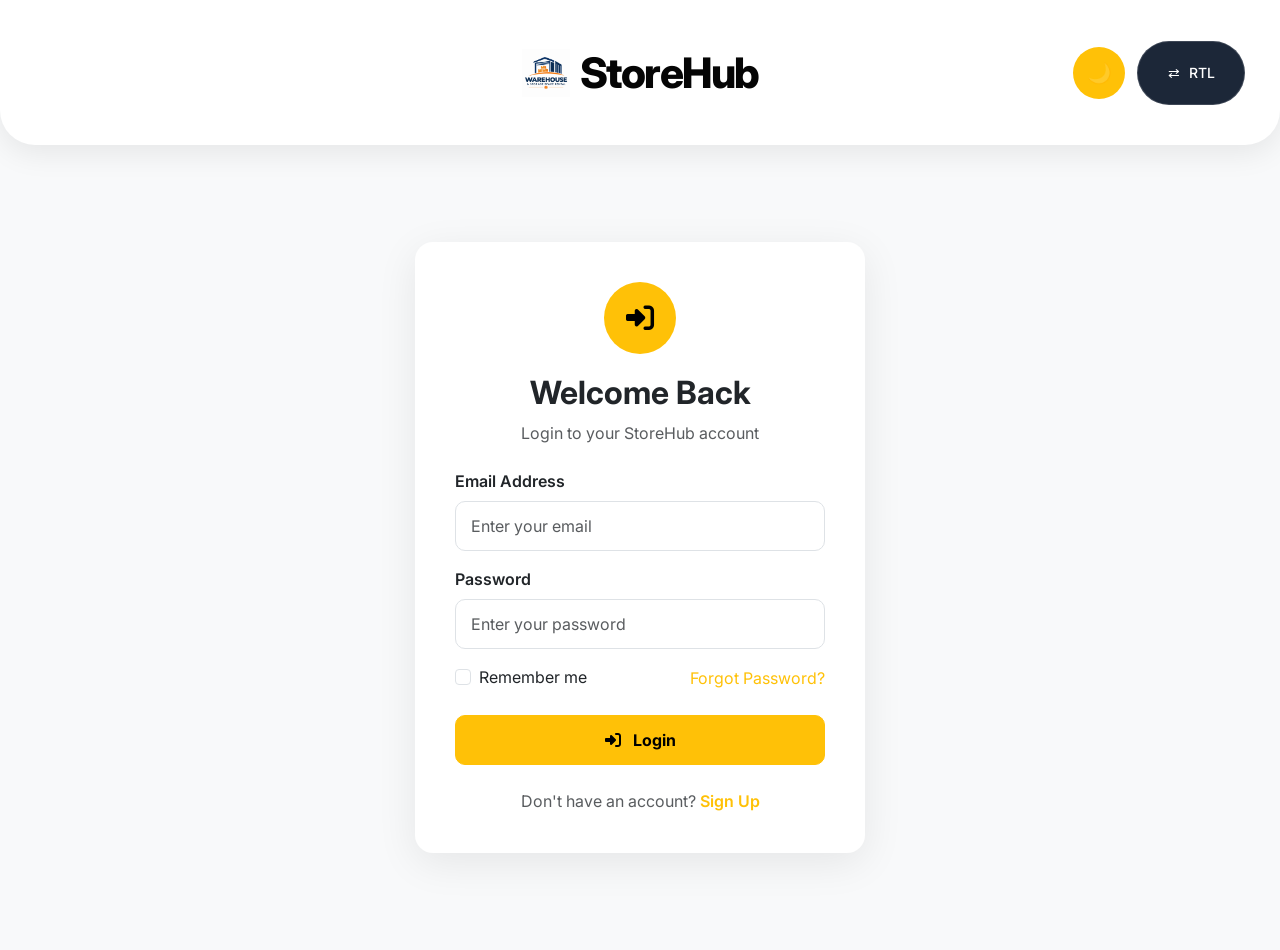
<file: login.html>
<!DOCTYPE html>
<html lang="en" dir="ltr">

<head>

    <meta charset="UTF-8">

    <meta name="viewport" content="width=device-width, initial-scale=1.0">

    <title>Login | StoreHub</title>


    <!-- =====================================================
         BOOTSTRAP 5
    ====================================================== -->

    <link
        href="https://cdn.jsdelivr.net/npm/bootstrap@5.3.3/dist/css/bootstrap.min.css"
        rel="stylesheet">


    <!-- =====================================================
         FONT AWESOME
    ====================================================== -->

    <link
        rel="stylesheet"
        href="https://cdnjs.cloudflare.com/ajax/libs/font-awesome/6.5.2/css/all.min.css">


    <!-- =====================================================
         GOOGLE FONT
    ====================================================== -->

    <link
        href="https://fonts.googleapis.com/css2?family=Inter:wght@400;500;600;700;800&display=swap"
        rel="stylesheet">


    <style>

        /* =====================================================
           GLOBAL
        ====================================================== */

        * {
            box-sizing: border-box;
        }

        html {
            scroll-behavior: smooth;
        }

        body {
            margin: 0;
            font-family: 'Inter', sans-serif;
            background: #f8f9fa;
            color: #212529;

            transition:
                background-color 0.3s ease,
                color 0.3s ease;
        }


        /* =====================================================
           STOREHUB TOP HEADER
        ====================================================== */

        .storehub-header {

            width: 100%;

            min-height: 95px;

            background: #071027;

            display: flex;

            align-items: center;

            justify-content: center;

            position: relative;

            padding: 15px 30px;

            z-index: 1000;
        }


        /* =====================================================
           STOREHUB BRAND
        ====================================================== */

        .storehub-brand {

            display: flex;

            align-items: center;

            gap: 10px;

            text-decoration: none;

            color: #ffffff;

            font-size: 34px;

            font-weight: 800;

            letter-spacing: -1px;

            transition: 0.3s ease;
        }


        .storehub-brand:hover {

            color: #ffffff;

        }


        /* =====================================================
           LOGO
        ====================================================== */

        .storehub-logo {

            width: 58px;

            height: 58px;

            object-fit: contain;

            display: block;

            border-radius: 8px;
        }


        /* =====================================================
           BRAND NAME
        ====================================================== */

        .storehub-name {

            line-height: 1;

        }


        /* =====================================================
           HEADER CONTROLS
        ====================================================== */

        .storehub-controls {

            position: absolute;

            right: 30px;

            top: 50%;

            transform: translateY(-50%);

            display: flex;

            align-items: center;

            gap: 10px;
        }


        /* =====================================================
           CONTROL BUTTON
        ====================================================== */

        .storehub-control {

            border: none;

            height: 48px;

            min-width: 48px;

            padding: 0 15px;

            border-radius: 25px;

            display: flex;

            align-items: center;

            justify-content: center;

            gap: 7px;

            cursor: pointer;

            font-family: inherit;

            font-weight: 600;

            transition: all 0.3s ease;
        }


        /* =====================================================
           DARK MODE BUTTON
        ====================================================== */

        #themeToggle {

            width: 52px;

            height: 52px;

            padding: 0;

            border-radius: 50%;

            background: #ffc107;

            color: #000;

            font-size: 20px;
        }


        #themeToggle:hover {

            transform: scale(1.08);

            background: #ffca2c;

        }


        /* =====================================================
           RTL BUTTON
        ====================================================== */

        #rtlToggle {

            background: #1c2738;

            color: #ffffff;

            border: 1px solid rgba(255,255,255,0.15);

            font-size: 14px;
        }


        #rtlToggle:hover {

            background: #ffc107;

            color: #000;

            border-color: #ffc107;

        }


        /* =====================================================
           LOGIN SECTION
        ====================================================== */

        .login-section {

            min-height: calc(100vh - 95px);

            display: flex;

            align-items: center;

            justify-content: center;

            padding: 70px 15px;
        }


        /* =====================================================
           LOGIN CARD
        ====================================================== */

        .login-card {

            width: 100%;

            max-width: 450px;

            background: #fff;

            border-radius: 18px;

            padding: 40px;

            box-shadow:
                0 10px 40px rgba(0, 0, 0, 0.08);

            transition:
                background-color 0.3s ease,
                color 0.3s ease,
                box-shadow 0.3s ease;
        }


        /* =====================================================
           LOGIN ICON
        ====================================================== */

        .login-icon {

            width: 72px;

            height: 72px;

            border-radius: 50%;

            background: #ffc107;

            color: #000;

            display: flex;

            align-items: center;

            justify-content: center;

            margin: 0 auto 20px;

            font-size: 28px;
        }


        /* =====================================================
           FORM
        ====================================================== */

        .form-label {

            color: #212529;

        }


        .form-control {

            padding: 12px 15px;

            border-radius: 10px;

            min-height: 48px;

        }


        .form-control:focus {

            border-color: #ffc107;

            box-shadow:
                0 0 0 0.2rem rgba(255,193,7,0.20);

        }


        /* =====================================================
           LOGIN BUTTON
        ====================================================== */

        .login-btn {

            width: 100%;

            padding: 12px;

            border-radius: 10px;

            font-weight: 700;

        }


        /* =====================================================
           LINKS
        ====================================================== */

        .login-card a {

            transition: 0.2s ease;

        }


        .login-card a:hover {

            opacity: 0.8;

        }


        /* =====================================================
           FOOTER
        ====================================================== */

        footer {

            background: #000;

            color: #fff;

        }


        footer .footer-logo {

            color: #fff;

            font-weight: 800;

        }


        footer .footer-logo i {

            color: #ffc107;

        }


        /* =====================================================
           DARK MODE
        ====================================================== */

        body.dark-mode {

            background: #121212 !important;

            color: #f5f5f5 !important;

        }


        body.dark-mode .storehub-header {

            background: #071027;

        }


        body.dark-mode .login-card {

            background: #1e1e1e !important;

            color: #fff !important;

            box-shadow:
                0 10px 40px rgba(0,0,0,0.45);

        }


        body.dark-mode .login-card h2 {

            color: #ffffff !important;

        }


        body.dark-mode .login-card p {

            color: #d1d5db !important;

        }


        body.dark-mode .login-card label {

            color: #ffffff !important;

        }


        body.dark-mode .text-muted {

            color: #bdbdbd !important;

        }


        body.dark-mode .form-control {

            background: #292929 !important;

            color: #fff !important;

            border-color: #555 !important;

        }


        body.dark-mode .form-control::placeholder {

            color: #aaa !important;

        }


        body.dark-mode .form-control:focus {

            border-color: #ffc107 !important;

            box-shadow:
                0 0 0 0.2rem rgba(255,193,7,0.20);

        }


        body.dark-mode .form-check-label {

            color: #fff !important;

        }


        body.dark-mode footer {

            background: #000 !important;

        }


        /* =====================================================
           RTL
        ====================================================== */

        html[dir="rtl"] body {

            text-align: right;

        }


        html[dir="rtl"] .login-card {

            direction: rtl;

        }


        html[dir="rtl"] .form-control {

            text-align: right;

        }


        html[dir="rtl"] .form-check {

            padding-right: 1.5em;

            padding-left: 0;

        }


        html[dir="rtl"] .form-check .form-check-input {

            float: right;

            margin-right: -1.5em;

            margin-left: 0;

        }


        html[dir="rtl"] .storehub-controls {

            right: auto;

            left: 30px;

        }


        /* =====================================================
           RESPONSIVE
        ====================================================== */

        @media (max-width: 768px) {

            .storehub-header {

                min-height: 80px;

                padding: 12px 20px;

            }


            .storehub-logo {

                width: 48px;

                height: 48px;

            }


            .storehub-brand {

                font-size: 28px;

            }


            .storehub-controls {

                right: 15px;

                gap: 6px;

            }


            html[dir="rtl"] .storehub-controls {

                right: auto;

                left: 15px;

            }


            #themeToggle {

                width: 44px;

                height: 44px;

                font-size: 17px;

            }


            #rtlToggle {

                height: 44px;

                min-width: 44px;

                padding: 0 12px;

            }


            .login-section {

                min-height: calc(100vh - 80px);

                padding: 45px 15px;

            }

        }


        /* =====================================================
           MOBILE
        ====================================================== */

        @media (max-width: 480px) {

            .storehub-header {

                justify-content: flex-start;

                min-height: 72px;

                padding-left: 15px;

                padding-right: 15px;

            }


            .storehub-brand {

                font-size: 23px;

                gap: 7px;

            }


            .storehub-logo {

                width: 42px;

                height: 42px;

            }


            .storehub-controls {

                right: 10px;

                gap: 4px;

            }


            html[dir="rtl"] .storehub-controls {

                right: auto;

                left: 10px;

            }


            #themeToggle {

                width: 40px;

                height: 40px;

            }


            #rtlToggle {

                height: 40px;

                padding: 0 9px;

                font-size: 12px;

            }


            .login-card {

                padding: 28px 22px;

                border-radius: 14px;

            }

        }
        /* =====================================================
   LOGIN / SIGNUP HEADER
===================================================== */

.auth-header {

    width: 100%;

    min-height: 140px;

    display: flex;

    align-items: center;

    justify-content: center;

    position: relative;

    background: #ffffff;

    border-radius: 0 0 35px 35px;

    box-shadow:
        0 8px 30px rgba(0, 0, 0, 0.08);

    z-index: 1000;
}


/* =====================================================
   BRAND
===================================================== */

.auth-brand {

    display: flex;

    align-items: center;

    justify-content: center;

    gap: 12px;

    text-decoration: none;

    color: #000000;

    font-size: 42px;

    font-weight: 800;

    letter-spacing: -1px;

    transition: 0.3s ease;
}


.auth-brand:hover {

    color: #198754;

}


/* =====================================================
   LOGO
===================================================== */

.auth-logo {

    width: 58px;

    height: 58px;

    object-fit: contain;

    display: block;
}


/* =====================================================
   CONTROLS
===================================================== */

.auth-controls {

    position: absolute;

    right: 35px;

    top: 50%;

    transform: translateY(-50%);

    display: flex;

    align-items: center;

    gap: 10px;
}


/* =====================================================
   DARK MODE BUTTON
===================================================== */

.theme-btn {

    width: 60px;

    height: 60px;

    border: none;

    border-radius: 50%;

    background: #ffc107;

    color: #000;

    display: flex;

    align-items: center;

    justify-content: center;

    font-size: 22px;

    cursor: pointer;

    transition: 0.3s ease;
}


.theme-btn:hover {

    transform: scale(1.08);

    background: #ffca2c;

}


/* =====================================================
   RTL BUTTON
===================================================== */

.rtl-btn {

    height: 60px;

    padding: 0 20px;

    border: none;

    border-radius: 30px;

    background: #1c252c;

    color: #ffffff;

    display: flex;

    align-items: center;

    justify-content: center;

    gap: 8px;

    font-size: 17px;

    cursor: pointer;

    transition: 0.3s ease;
}


.rtl-btn:hover {

    background: #ffc107;

    color: #000;

}


/* =====================================================
   DARK MODE HEADER
===================================================== */

body.dark-mode .auth-header {

    background: #1e1e1e;

    box-shadow:
        0 8px 30px rgba(0, 0, 0, 0.40);
}


body.dark-mode .auth-brand {

    color: #ffffff;

}


body.dark-mode .auth-brand:hover {

    color: #ffffff;

}


/* =====================================================
   RTL
===================================================== */

html[dir="rtl"] .auth-controls {

    right: auto;

    left: 35px;
}


/* =====================================================
   TABLET
===================================================== */

@media (max-width: 768px) {

    .auth-header {

        min-height: 115px;

    }


    .auth-brand {

        font-size: 32px;

    }


    .auth-logo {

        width: 48px;

        height: 48px;

    }


    .auth-controls {

        right: 18px;

        gap: 7px;

    }


    html[dir="rtl"] .auth-controls {

        right: auto;

        left: 18px;

    }


    .theme-btn {

        width: 48px;

        height: 48px;

        font-size: 18px;

    }


    .rtl-btn {

        height: 48px;

        padding: 0 14px;

        font-size: 14px;

    }

}


/* =====================================================
   MOBILE
===================================================== */

@media (max-width: 576px) {

    .auth-header {

        min-height: 100px;

        padding: 15px;

    }


    .auth-brand {

        font-size: 25px;

        gap: 7px;

    }


    .auth-logo {

        width: 40px;

        height: 40px;

    }


    .auth-controls {

        right: 10px;

        gap: 5px;

    }


    html[dir="rtl"] .auth-controls {

        right: auto;

        left: 10px;

    }


    .theme-btn {

        width: 40px;

        height: 40px;

        font-size: 16px;

    }


    .rtl-btn {

        height: 40px;

        padding: 0 10px;

        font-size: 12px;

    }

}
/* =====================================================
   STOREHUB AUTH HEADER
===================================================== */

.auth-header {
    width: 100%;
    height: 145px;

    background: #ffffff;

    display: flex;
    align-items: center;
    justify-content: center;

    position: relative;

    border-radius: 0 0 35px 35px;

    box-shadow:
        0 8px 30px rgba(0, 0, 0, 0.08);

    z-index: 1000;
}


/* =====================================================
   STOREHUB BRAND
===================================================== */

.auth-brand {
    display: flex;
    align-items: center;
    justify-content: center;

    gap: 10px;

    text-decoration: none;

    color: #050505;

    line-height: 1;

    transition: 0.3s ease;
}


/* =====================================================
   LOGO
===================================================== */

.auth-logo {
    width: 48px;
    height: 48px;

    object-fit: contain;

    display: block;

    flex-shrink: 0;
}


/* =====================================================
   STOREHUB NAME
===================================================== */

.auth-brand-name {
    font-size: 42px;

    font-weight: 800;

    line-height: 1;

    letter-spacing: -1.5px;

    color: #050505;

    white-space: nowrap;
}


/* =====================================================
   CONTROLS
===================================================== */

.auth-controls {
    position: absolute;

    right: 35px;

    top: 50%;

    transform: translateY(-50%);

    display: flex;

    align-items: center;

    gap: 12px;
}


/* =====================================================
   DARK MODE BUTTON
===================================================== */

.theme-btn {
    width: 64px;
    height: 64px;

    padding: 0;

    border: none;

    border-radius: 50%;

    background: #ffbd0a;

    color: #000000;

    display: flex;

    align-items: center;

    justify-content: center;

    font-size: 22px;

    cursor: pointer;

    transition:
        transform 0.25s ease,
        background 0.25s ease;
}


.theme-btn:hover {
    transform: scale(1.06);

    background: #ffc107;
}


/* =====================================================
   RTL BUTTON
===================================================== */

.rtl-btn {
    height: 64px;

    min-width: 108px;

    padding: 0 20px;

    border: none;

    border-radius: 35px;

    background: #1c2738;

    color: #ffffff;

    display: flex;

    align-items: center;

    justify-content: center;

    gap: 9px;

    font-size: 17px;

    font-weight: 500;

    cursor: pointer;

    transition:
        background 0.25s ease,
        color 0.25s ease;
}


.rtl-btn:hover {
    background: #ffbd0a;

    color: #000000;
}


/* =====================================================
   DARK MODE HEADER
===================================================== */

body.dark-mode .auth-header {
    background: #161b22;

    box-shadow:
        0 8px 30px rgba(0, 0, 0, 0.45);
}


body.dark-mode .auth-brand-name {
    color: #ffffff;
}


/* =====================================================
   RTL POSITION
===================================================== */

html[dir="rtl"] .auth-controls {
    right: auto;
    left: 35px;
}


/* =====================================================
   TABLET
===================================================== */

@media (max-width: 992px) {

    .auth-header {
        height: 125px;
    }

    .auth-logo {
        width: 42px;
        height: 42px;
    }

    .auth-brand-name {
        font-size: 34px;
    }

    .auth-controls {
        right: 20px;
    }

    html[dir="rtl"] .auth-controls {
        right: auto;
        left: 20px;
    }

    .theme-btn {
        width: 54px;
        height: 54px;
    }

    .rtl-btn {
        height: 54px;
        min-width: 95px;
    }
}


/* =====================================================
   MOBILE
===================================================== */

@media (max-width: 576px) {

    .auth-header {
        height: 105px;

        padding: 10px 15px;
    }

    .auth-logo {
        width: 35px;
        height: 35px;
    }

    .auth-brand-name {
        font-size: 25px;

        letter-spacing: -0.8px;
    }

    .auth-brand {
        gap: 7px;
    }

    .auth-controls {
        right: 12px;

        gap: 6px;
    }

    html[dir="rtl"] .auth-controls {
        right: auto;
        left: 12px;
    }

    .theme-btn {
        width: 43px;
        height: 43px;

        font-size: 16px;
    }

    .rtl-btn {
        height: 43px;

        min-width: 70px;

        padding: 0 10px;

        font-size: 13px;

        gap: 5px;
    }
}


    </style>

</head>


<body>


    <!-- =====================================================
         STOREHUB TOP HEADER
    ====================================================== -->

   <!-- =====================================================
     LOGIN / SIGNUP TOP HEADER
===================================================== -->

<!-- =====================================================
     STOREHUB AUTH HEADER
===================================================== -->

<header class="auth-header">

    <!-- CENTER BRAND -->
    <a href="index.html" class="auth-brand">

        <img
            src="assets/images/logo.png"
            alt="StoreHub Logo"
            class="auth-logo">

        <span class="auth-brand-name">
            StoreHub
        </span>

    </a>


    <!-- RIGHT CONTROLS -->
    <div class="auth-controls">

        <!-- DARK MODE -->
        <button
            type="button"
            id="themeToggle"
            class="theme-btn"
            aria-label="Toggle dark mode">

            <i class="fa-solid fa-moon"></i>

        </button>


        <!-- RTL -->
        <button
            type="button"
            id="rtlToggle"
            class="rtl-btn"
            aria-label="Toggle RTL">

            <i class="fa-solid fa-arrow-right-arrow-left"></i>

            <span id="rtlText">RTL</span>

        </button>

    </div>

</header>


    <!-- =====================================================
         LOGIN SECTION
    ====================================================== -->

    <section class="login-section">

        <div class="login-card">


            <!-- ICON -->

            <div class="login-icon">

                <i class="fa-solid fa-right-to-bracket"></i>

            </div>


            <!-- TITLE -->

            <h2 class="text-center fw-bold mb-2">

                Welcome Back

            </h2>


            <p class="text-center text-muted mb-4">

                Login to your StoreHub account

            </p>


            <!-- FORM -->

            <form id="loginForm">


                <!-- EMAIL -->

                <div class="mb-3">

                    <label
                        for="email"
                        class="form-label fw-semibold">

                        Email Address

                    </label>


                    <input
                        type="email"
                        id="email"
                        class="form-control"
                        placeholder="Enter your email"
                        autocomplete="email"
                        required>

                </div>



                <!-- PASSWORD -->

                <div class="mb-3">

                    <label
                        for="password"
                        class="form-label fw-semibold">

                        Password

                    </label>


                    <input
                        type="password"
                        id="password"
                        class="form-control"
                        placeholder="Enter your password"
                        autocomplete="current-password"
                        required>

                </div>



                <!-- REMEMBER + FORGOT -->

                <div
                    class="d-flex justify-content-between align-items-center mb-4">


                    <div class="form-check">

                        <input
                            class="form-check-input"
                            type="checkbox"
                            id="remember">

                        <label
                            class="form-check-label"
                            for="remember">

                            Remember me

                        </label>

                    </div>


                    <a
                        href="#"
                        class="text-warning text-decoration-none">

                        Forgot Password?

                    </a>

                </div>



                <!-- LOGIN BUTTON -->

                <button
                    type="submit"
                    class="btn btn-warning login-btn">

                    <i class="fa-solid fa-right-to-bracket me-2"></i>

                    Login

                </button>

            </form>



            <!-- SIGNUP -->

            <p
                class="text-center text-muted mt-4 mb-0">

                Don't have an account?

                <a
                    href="signup.html"
                    class="text-warning fw-semibold text-decoration-none">

                    Sign Up

                </a>

            </p>

        </div>

    </section>




    <!-- =====================================================
         BOOTSTRAP JS
    ====================================================== -->

    <script
        src="https://cdn.jsdelivr.net/npm/bootstrap@5.3.3/dist/js/bootstrap.bundle.min.js">
    </script>



    <!-- =====================================================
         DARK MODE + RTL
    ====================================================== -->

    <script>

        document.addEventListener(
            "DOMContentLoaded",
            function () {


                /* =================================================
                   DARK MODE
                ================================================== */

                const themeToggle =
                    document.getElementById(
                        "themeToggle"
                    );


                const savedTheme =
                    localStorage.getItem(
                        "theme"
                    );


                /* Load saved theme */

                if (savedTheme === "dark") {

                    document.body.classList.add(
                        "dark-mode"
                    );

                    if (themeToggle) {

                        themeToggle.innerHTML =
                            "☀️";

                    }

                }


                else {

                    if (themeToggle) {

                        themeToggle.innerHTML =
                            "🌙";

                    }

                }


                /* Toggle dark mode */

                if (themeToggle) {

                    themeToggle.addEventListener(
                        "click",
                        function () {


                            document.body.classList.toggle(
                                "dark-mode"
                            );


                            if (
                                document.body.classList.contains(
                                    "dark-mode"
                                )
                            ) {


                                localStorage.setItem(
                                    "theme",
                                    "dark"
                                );


                                themeToggle.innerHTML =
                                    "☀️";

                            }

                            else {


                                localStorage.setItem(
                                    "theme",
                                    "light"
                                );


                                themeToggle.innerHTML =
                                    "🌙";

                            }

                        }
                    );

                }



                /* =================================================
                   RTL / LTR
                ================================================== */

                const rtlToggle =
                    document.getElementById(
                        "rtlToggle"
                    );


                const savedDirection =
                    localStorage.getItem(
                        "direction"
                    );


                /* Load saved direction */

                if (savedDirection === "rtl") {


                    document.documentElement
                        .setAttribute(
                            "dir",
                            "rtl"
                        );


                    if (rtlToggle) {

                        rtlToggle.innerHTML =
                            "⇄ <span>LTR</span>";

                    }

                }

                else {


                    document.documentElement
                        .setAttribute(
                            "dir",
                            "ltr"
                        );


                    if (rtlToggle) {

                        rtlToggle.innerHTML =
                            "⇄ <span>RTL</span>";

                    }

                }



                /* Toggle RTL */

                if (rtlToggle) {

                    rtlToggle.addEventListener(
                        "click",
                        function () {


                            const currentDirection =
                                document.documentElement
                                    .getAttribute(
                                        "dir"
                                    );


                            if (
                                currentDirection ===
                                "rtl"
                            ) {


                                document.documentElement
                                    .setAttribute(
                                        "dir",
                                        "ltr"
                                    );


                                localStorage.setItem(
                                    "direction",
                                    "ltr"
                                );


                                rtlToggle.innerHTML =
                                    "⇄ <span>RTL</span>";

                            }

                            else {


                                document.documentElement
                                    .setAttribute(
                                        "dir",
                                        "rtl"
                                    );


                                localStorage.setItem(
                                    "direction",
                                    "rtl"
                                );


                                rtlToggle.innerHTML =
                                    "⇄ <span>LTR</span>";

                            }

                        }
                    );

                }

            }
            
        );

    </script>
    <script>
        /* =================================================
   LOGIN SUCCESS
================================================= */

const loginForm = document.getElementById("loginForm");

if (loginForm) {

    loginForm.addEventListener("submit", function (event) {

        event.preventDefault();

        const email = document.getElementById("email").value.trim();
        const password = document.getElementById("password").value.trim();

        if (email === "" || password === "") {
            return;
        }

        alert("Login Successful! 🎉");

        // Go to home page after login
        window.location.href = "index.html";

    });

}
    </script>


</body>

</html>
</file>
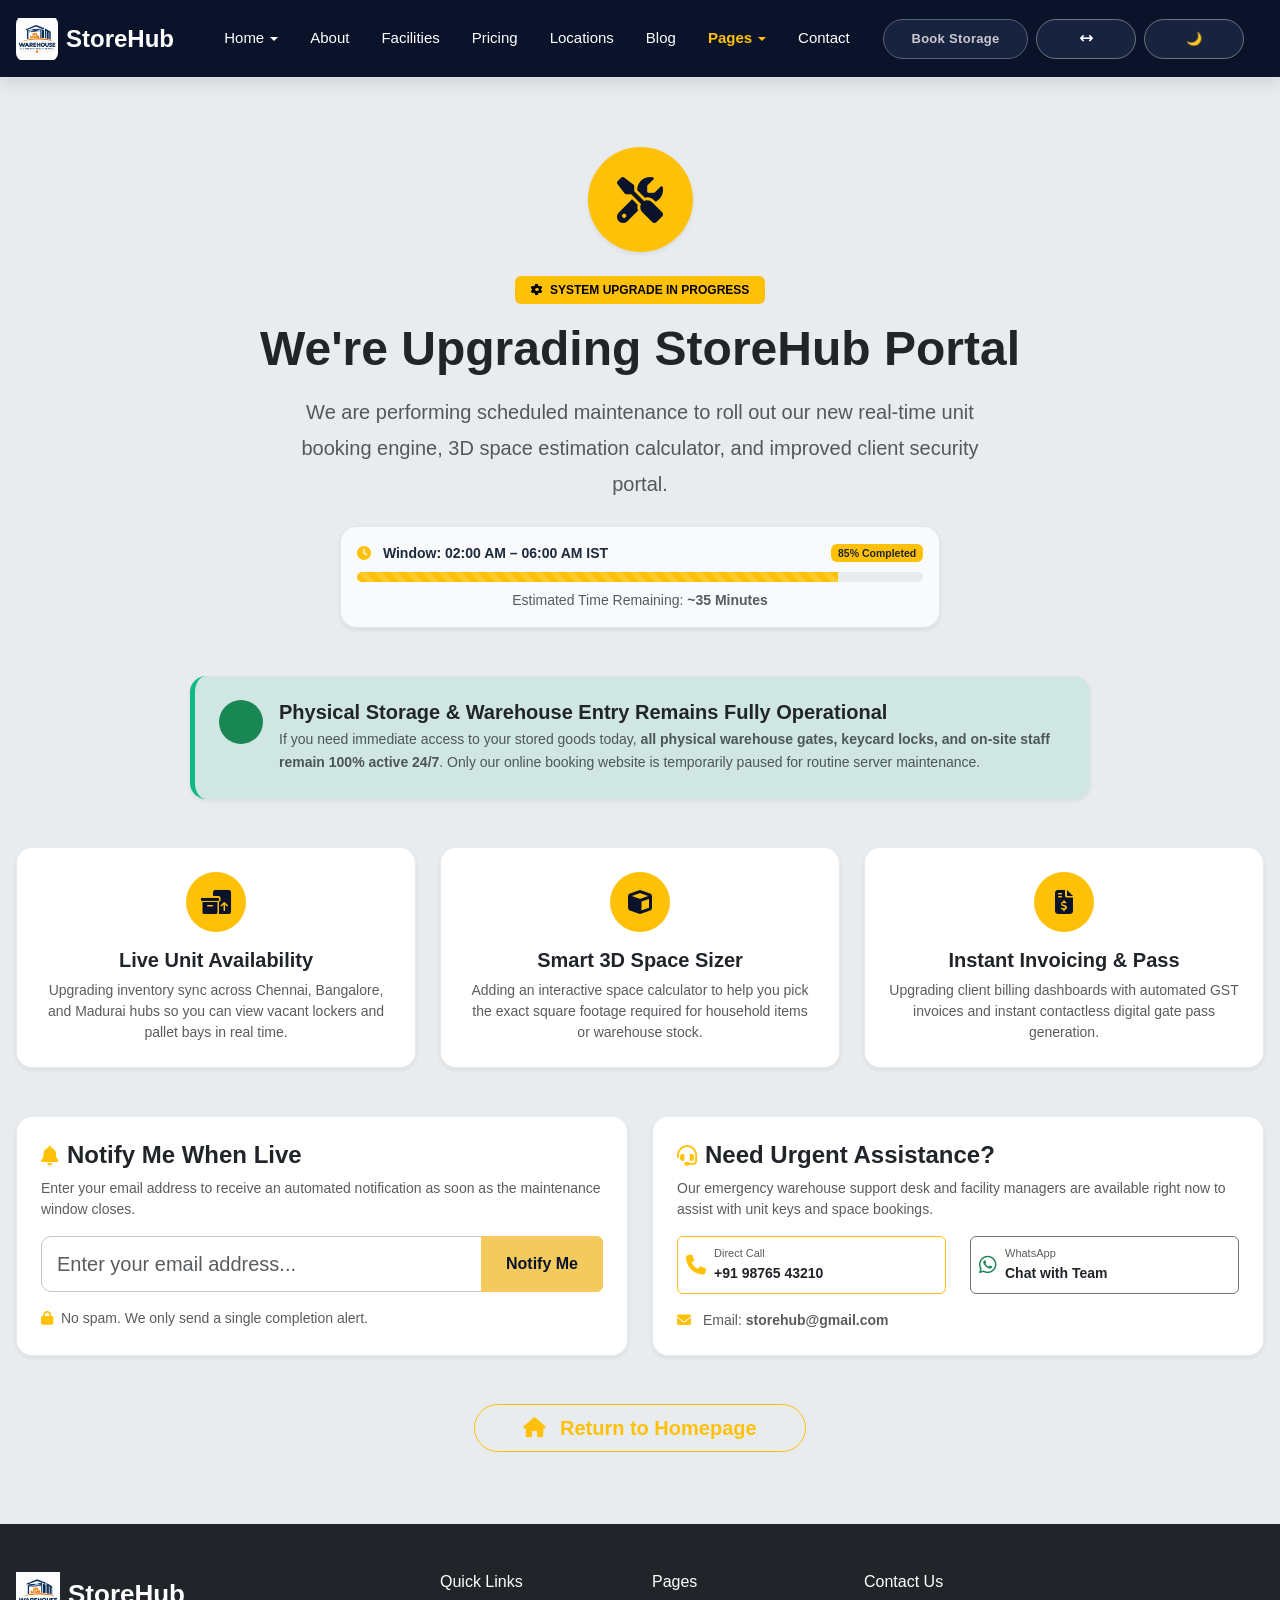
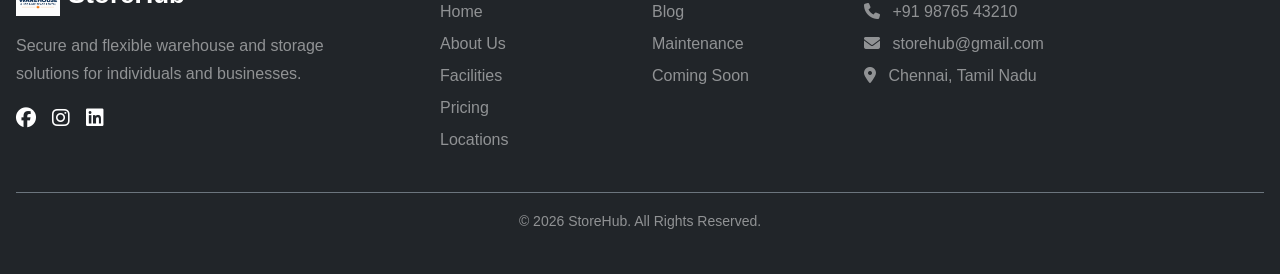
<file: maintenance.html>
<!DOCTYPE html>
<html lang="en" dir="ltr" data-bs-theme="light">

<head>

    <meta charset="UTF-8">

    <meta name="viewport"
          content="width=device-width, initial-scale=1.0">

    <title>StoreHub | Maintenance</title>


    <!-- Bootstrap 5 -->
    <link
        href="https://cdn.jsdelivr.net/npm/bootstrap@5.3.3/dist/css/bootstrap.min.css"
        rel="stylesheet">

<link rel="icon" type="image/png" href="assets/images/logo.png">

    <!-- Font Awesome -->
    <link
        href="https://cdnjs.cloudflare.com/ajax/libs/font-awesome/6.6.0/css/all.min.css"
        rel="stylesheet">


    <!-- Common CSS -->
    <link rel="stylesheet"
          href="assets/css/style.css">

</head>


<body>


<!-- =====================================================
     NAVBAR
===================================================== -->

<nav class="navbar navbar-expand-lg bg-body-tertiary border-bottom fixed-top">
    <div class="container">


        <!-- LOGO -->

        <a href="index.html"
           class="navbar-brand d-flex align-items-center gap-2 fw-bold">

            <img
                src="assets/images/logo.png"
                alt="StoreHub Logo"
                style="height:45px;width:auto;object-fit:contain;">

            <span>
                StoreHub
            </span>

        </a>


        <!-- MOBILE MENU -->

       <button
    class="navbar-toggler border-0 shadow-none"
    type="button"
    data-bs-toggle="collapse"
    data-bs-target="#mainNavbar"
    aria-controls="mainNavbar"
    aria-expanded="false"
    aria-label="Toggle navigation">

    <i class="fa-solid fa-bars fs-3 text-white"></i>

</button>


        <!-- NAVIGATION -->

        <div
            class="collapse navbar-collapse"
            id="mainNavbar">


            <ul class="navbar-nav mx-auto mb-2 mb-lg-0">


                <!-- HOME -->

                <li class="nav-item dropdown">

                    <a
                        class="nav-link dropdown-toggle"
                        href="#"
                        role="button"
                        data-bs-toggle="dropdown"
                        aria-expanded="false">

                        Home

                    </a>


                    <ul class="dropdown-menu">

                        <li>
                            <a
                                class="dropdown-item"
                                href="index.html">

                                Home 1

                            </a>
                        </li>


                        <li>
                            <a
                                class="dropdown-item"
                                href="index2.html">

                                Home 2

                            </a>
                        </li>

                    </ul>

                </li>
   <!-- ABOUT (ACTIVE) -->
                <li class="nav-item">
                    <a class="nav-link " href="about.html">
                        About
                    </a>
                </li> 
            

                <!-- FACILITIES -->

                <li class="nav-item">

                    <a
                        class="nav-link"
                        href="facilities.html">

                        Facilities

                    </a>

                </li>


                <!-- PRICING -->

                <li class="nav-item">

                    <a
                        class="nav-link"
                        href="pricing.html">

                        Pricing

                    </a>

                </li>


                <!-- LOCATIONS -->

                <li class="nav-item">

                    <a
                        class="nav-link"
                        href="locations.html">

                        Locations

                    </a>

                </li>

   
                     <!-- blog(ACTIVE) -->

              <li class="nav-item">

                    <a
                        class="nav-link"
                        href="blog.html">

                      Blog

                    </a>

                </li>
                <!-- PAGES -->

                <li class="nav-item dropdown">

                    <a
                        class="nav-link dropdown-toggle active"
                        href="#"
                        role="button"
                        data-bs-toggle="dropdown"
                        aria-expanded="false">

                        Pages

                    </a>


                    <ul class="dropdown-menu">


                        <li>

                            <a
                                class="dropdown-item active"
                                href="maintenance.html">

                                <i class="fa-solid fa-screwdriver-wrench me-2"></i>

                                Maintenance

                            </a>

                        </li>


                       


                        <li>

                            <a
                                class="dropdown-item"
                                href="coming-soon.html">

                                <i class="fa-solid fa-rocket me-2"></i>

                                Coming Soon

                            </a>

                        </li>


                    </ul>

                </li>


                <!-- CONTACT -->

                <li class="nav-item">

                    <a
                        class="nav-link"
                        href="contact.html">

                        Contact

                    </a>

                </li>


            </ul>


            <!-- RIGHT SIDE -->

           <div class="d-flex align-items-center gap-2" style="margin-right:20px;">
     <a href="contact.html" class="btn btn-book-storage">
    <span>Book Storage</span>
</a>
    <!-- RTL / LTR -->
    <button
        id="rtlToggle"
        type="button"
        class="btn d-flex align-items-center justify-content-center"
        style="
            width:100px !important;
            height:40px !important;
            min-width:100px !important;
            padding:0 !important;
            margin:0 !important;
            border:1px solid #6c757d !important;
            border-radius:50px !important;
            color:#fff !important;
            background:#17233f !important;
            box-shadow:none !important;
        "
        title="Switch RTL / LTR">

        <i class="fa-solid fa-arrows-left-right"></i>

    </button>


    <!-- DARK MODE -->
    <button
        id="themeToggle"
        type="button"
        class="btn d-flex align-items-center justify-content-center"
        style="
            width:100px !important;
            height:40px !important;
            min-width:100px !important;
            padding:0 !important;
            margin:0 !important;
            border:1px solid #6c757d !important;
            border-radius:50px !important;
            color:#fff !important;
            background:#17233f !important;
            box-shadow:none !important;
        "
        title="Toggle dark mode">

        <i
            id="themeIcon"
            class="fa-solid fa-moon">
        </i>

    </button>

</div>

        </div>

    </div>

</nav>



<!-- =====================================================
     MAINTENANCE
===================================================== -->

<!-- =====================================================
     MAINTENANCE
===================================================== -->
<!-- =====================================================
     MAINTENANCE PAGE CSS (DARK & LIGHT MODE STYLES)
===================================================== -->
<style>
    /* Maintenance Card & Contrast Helpers */
    .maintenance-info-card {
        background-color: var(--bs-body-bg, #ffffff) !important;
        border: 1px solid rgba(0, 0, 0, 0.08) !important;
    }
    .maintenance-status-box {
        background-color: #f8fafc !important;
        border: 1px solid #e2e8f0 !important;
        color: #1e293b !important;
    }

    /* Dark Mode (Supports body.dark-mode and [data-bs-theme="dark"]) */
    body.dark-mode .maintenance-info-card,
    [data-bs-theme="dark"] .maintenance-info-card {
        background-color: #111c36 !important;
        border: 1px solid rgba(255, 255, 255, 0.12) !important;
    }
    body.dark-mode .maintenance-status-box,
    [data-bs-theme="dark"] .maintenance-status-box {
        background-color: #0b132b !important;
        border: 1px solid rgba(255, 255, 255, 0.16) !important;
        color: #f1f5f9 !important;
    }
    body.dark-mode .maintenance-status-box span,
    body.dark-mode .maintenance-status-box strong,
    body.dark-mode .maintenance-status-box p,
    [data-bs-theme="dark"] .maintenance-status-box span,
    [data-bs-theme="dark"] .maintenance-status-box strong,
    [data-bs-theme="dark"] .maintenance-status-box p {
        color: #e2e8f0 !important;
    }
</style>

<!-- =====================================================
     MAINTENANCE SECTION
===================================================== -->
<section class="py-5 bg-body-secondary" style="min-height: calc(100vh - 80px); margin-top: 75px;">
    <div class="container py-4">

        <!-- MAIN HERO & STATUS -->
        <div class="text-center mb-5">

            <!-- Maintenance Icon with Dark Mode Protection -->
            <div class="mb-4">
                <div class="d-inline-flex align-items-center justify-content-center bg-warning rounded-circle shadow-sm"
                     style="width: 105px; height: 105px;">
                    <i class="fa-solid fa-screwdriver-wrench" style="font-size: 46px; color: #0B132B !important;"></i>
                </div>
            </div>

            <!-- Status Pill -->
            <span class="badge text-bg-warning px-3 py-2 mb-3 text-uppercase fw-semibold">
                <i class="fa-solid fa-gear fa-spin me-1"></i> System Upgrade in Progress
            </span>

            <!-- Main Heading -->
            <h1 class="display-5 fw-bold text-body mb-3">
                We're Upgrading StoreHub Portal
            </h1>

            <!-- Meaningful Context Message -->
            <p class="lead text-body-secondary mx-auto" style="max-width: 720px; line-height: 1.8;">
                We are performing scheduled maintenance to roll out our new real-time unit booking engine, 3D space estimation calculator, and improved client security portal.
            </p>

            <!-- Maintenance Window & Progress Indicator -->
            <div class="maintenance-status-box p-3 rounded-4 mx-auto mt-4 text-start shadow-sm" style="max-width: 600px;">
                <div class="d-flex justify-content-between align-items-center mb-2 small">
                    <span class="fw-semibold">
                        <i class="fa-solid fa-clock text-warning me-2"></i>
                        Window: <strong>02:00 AM – 06:00 AM IST</strong>
                    </span>
                    <span class="badge bg-warning text-dark fw-bold">85% Completed</span>
                </div>
                
                <!-- Progress Bar -->
                <div class="progress" style="height: 10px; border-radius: 6px;">
                    <div class="progress-bar progress-bar-striped progress-bar-animated bg-warning" 
                         role="progressbar" 
                         style="width: 85%;" 
                         aria-valuenow="85" 
                         aria-valuemin="0" 
                         aria-valuemax="100">
                    </div>
                </div>
                <small class="text-body-secondary mt-2 d-block text-center">
                    Estimated Time Remaining: <strong>~35 Minutes</strong>
                </small>
            </div>

        </div>


        <!-- =====================================================
             IMPORTANT REASSURANCE ALERT FOR EXISTING CLIENTS
        ===================================================== -->
        <div class="alert border-0 shadow-sm rounded-4 p-4 mb-5 mx-auto" 
             style="max-width: 900px; background-color: rgba(16, 185, 129, 0.12); border-left: 5px solid #10B981 !important;">
            <div class="d-flex align-items-start gap-3">
                <div class="rounded-circle bg-success text-white d-flex align-items-center justify-content-center flex-shrink-0"
                     style="width: 44px; height: 44px;">
                    <i class="fa-solid fa-shield-check fs-5"></i>
                </div>
                <div>
                    <h5 class="fw-bold text-body mb-1">
                        Physical Storage & Warehouse Entry Remains Fully Operational
                    </h5>
                    <p class="mb-0 text-body-secondary small" style="line-height: 1.7;">
                        If you need immediate access to your stored goods today, <strong>all physical warehouse gates, keycard locks, and on-site staff remain 100% active 24/7</strong>. Only our online booking website is temporarily paused for routine server maintenance.
                    </p>
                </div>
            </div>
        </div>


        <!-- =====================================================
             WHAT WE ARE IMPROVING (MEANINGFUL TILES)
        ===================================================== -->
        <div class="row g-4 mb-5">

            <!-- Card 1: Live Unit Booking -->
            <div class="col-md-4">
                <div class="card maintenance-info-card h-100 shadow-sm text-center p-4 rounded-4">
                    <div class="d-flex align-items-center justify-content-center bg-warning rounded-circle mx-auto mb-3"
                         style="width: 60px; height: 60px;">
                        <i class="fa-solid fa-boxes-packing fs-4" style="color: #0B132B !important;"></i>
                    </div>
                    <h5 class="fw-bold text-body mb-2">Live Unit Availability</h5>
                    <p class="text-body-secondary small mb-0">
                        Upgrading inventory sync across Chennai, Bangalore, and Madurai hubs so you can view vacant lockers and pallet bays in real time.
                    </p>
                </div>
            </div>

            <!-- Card 2: 3D Space Calculator -->
            <div class="col-md-4">
                <div class="card maintenance-info-card h-100 shadow-sm text-center p-4 rounded-4">
                    <div class="d-flex align-items-center justify-content-center bg-warning rounded-circle mx-auto mb-3"
                         style="width: 60px; height: 60px;">
                        <i class="fa-solid fa-cube fs-4" style="color: #0B132B !important;"></i>
                    </div>
                    <h5 class="fw-bold text-body mb-2">Smart 3D Space Sizer</h5>
                    <p class="text-body-secondary small mb-0">
                        Adding an interactive space calculator to help you pick the exact square footage required for household items or warehouse stock.
                    </p>
                </div>
            </div>

            <!-- Card 3: Security & Invoicing -->
            <div class="col-md-4">
                <div class="card maintenance-info-card h-100 shadow-sm text-center p-4 rounded-4">
                    <div class="d-flex align-items-center justify-content-center bg-warning rounded-circle mx-auto mb-3"
                         style="width: 60px; height: 60px;">
                        <i class="fa-solid fa-file-invoice-dollar fs-4" style="color: #0B132B !important;"></i>
                    </div>
                    <h5 class="fw-bold text-body mb-2">Instant Invoicing & Pass</h5>
                    <p class="text-body-secondary small mb-0">
                        Upgrading client billing dashboards with automated GST invoices and instant contactless digital gate pass generation.
                    </p>
                </div>
            </div>

        </div>


        <!-- =====================================================
             TWO COLUMN: NOTIFY ME + 24/7 HOTLINE
        ===================================================== -->
        <div class="row g-4 mb-5">

            <!-- LEFT: Get Notified When Live -->
            <div class="col-lg-6">
                <div class="card maintenance-info-card p-4 h-100 rounded-4 shadow-sm">
                    <div class="d-flex align-items-center gap-2 mb-2">
                        <i class="fa-solid fa-bell text-warning fs-5"></i>
                        <h4 class="fw-bold text-body mb-0">Notify Me When Live</h4>
                    </div>
                    <p class="text-body-secondary small mb-3">
                        Enter your email address to receive an automated notification as soon as the maintenance window closes.
                    </p>

                    <form onsubmit="event.preventDefault(); alert('You will be notified as soon as StoreHub is fully back online!');">
                        <div class="input-group mb-3">
                            <input type="email" class="form-control form-control-lg border-secondary-subtle" 
                                   placeholder="Enter your email address..." required>
                            <button class="btn btn-warning px-4 fw-semibold" type="submit">
                                Notify Me
                            </button>
                        </div>
                    </form>
                    
                    <small class="text-body-secondary">
                        <i class="fa-solid fa-lock text-warning me-1"></i> No spam. We only send a single completion alert.
                    </small>
                </div>
            </div>

            <!-- RIGHT: Need Immediate Help? -->
            <div class="col-lg-6">
                <div class="card maintenance-info-card p-4 h-100 rounded-4 shadow-sm">
                    <div class="d-flex align-items-center gap-2 mb-2">
                        <i class="fa-solid fa-headset text-warning fs-5"></i>
                        <h4 class="fw-bold text-body mb-0">Need Urgent Assistance?</h4>
                    </div>
                    <p class="text-body-secondary small mb-3">
                        Our emergency warehouse support desk and facility managers are available right now to assist with unit keys and space bookings.
                    </p>

                    <div class="row g-2 mb-3">
                        <div class="col-sm-6">
                            <a href="tel:+919876543210" class="btn btn-outline-warning w-100 text-start p-2 d-flex align-items-center gap-2">
                                <i class="fa-solid fa-phone fs-5"></i>
                                <div>
                                    <small class="d-block text-body-secondary" style="font-size:11px;">Direct Call</small>
                                    <strong class="text-body small">+91 98765 43210</strong>
                                </div>
                            </a>
                        </div>
                        <div class="col-sm-6">
                            <a href="https://wa.me/919876543210" target="_blank" rel="noopener noreferrer" 
                               class="btn btn-outline-secondary w-100 text-start p-2 d-flex align-items-center gap-2">
                                <i class="fa-brands fa-whatsapp fs-5 text-success"></i>
                                <div>
                                    <small class="d-block text-body-secondary" style="font-size:11px;">WhatsApp</small>
                                    <strong class="text-body small">Chat with Team</strong>
                                </div>
                            </a>
                        </div>
                    </div>

                    <p class="mb-0 small text-body-secondary">
                        <i class="fa-solid fa-envelope text-warning me-2"></i>
                        Email: <strong>storehub@gmail.com</strong>
                    </p>
                </div>
            </div>

        </div>


        <!-- =====================================================
             BACK TO HOME BUTTON
        ===================================================== -->
        <div class="text-center">
            <a href="index.html" class="btn btn-outline-warning btn-lg px-5 rounded-pill fw-semibold">
                <i class="fa-solid fa-house me-2"></i> Return to Homepage
            </a>
        </div>

    </div>
</section>


<!-- =====================================================
     FOOTER
===================================================== -->
<!-- =====================================================
     FOOTER
===================================================== -->
<footer class="bg-dark text-white pt-5">
    <div class="container">
        <div class="row g-4 pb-4">

            <!-- BRAND -->
            <div class="col-lg-4">
                <!-- LOGO + BRAND NAME -->
                <a href="index.html" class="text-white text-decoration-none d-inline-flex align-items-center gap-2 mb-3">
                    <img
                        src="assets/images/logo.png"
                        alt="StoreHub Logo"
                        style="
                            height: 44px;
                            width: auto;
                            max-height: 44px;
                            object-fit: contain;
                            display: block;
                            flex-shrink: 0;
                        ">
                    <span
                        class="fw-bold text-white"
                        style="
                            font-size: 26px;
                            line-height: 1;
                            margin: 0;
                            padding: 0;
                            display: flex;
                            align-items: center;
                        ">
                        StoreHub
                    </span>
                </a>

                <!-- DESCRIPTION -->
                <p class="text-white-50 mb-3" style="max-width:360px; line-height:1.7;">
                    Secure and flexible warehouse and storage solutions for individuals and businesses.
                </p>

                <!-- SOCIAL ICONS -->
                <div class="d-flex gap-3">
                    <a
                        href="https://www.facebook.com/"
                        target="_blank"
                        rel="noopener noreferrer"
                        class="text-white fs-5"
                        aria-label="Facebook">
                        <i class="fa-brands fa-facebook"></i>
                    </a>

                    <a
                        href="https://www.instagram.com/"
                        target="_blank"
                        rel="noopener noreferrer"
                        class="text-white fs-5"
                        aria-label="Instagram">
                        <i class="fa-brands fa-instagram"></i>
                    </a>

                    <a
                        href="https://www.linkedin.com/"
                        target="_blank"
                        rel="noopener noreferrer"
                        class="text-white fs-5"
                        aria-label="LinkedIn">
                        <i class="fa-brands fa-linkedin"></i>
                    </a>
                </div>
            </div>

            <!-- QUICK LINKS -->
            <div class="col-6 col-lg-2">
                <h6>Quick Links</h6>
                <ul class="list-unstyled">
                    <li class="mb-2">
                        <a href="index.html" class="text-white-50 text-decoration-none">Home</a>
                    </li>
                    <li class="mb-2">
                        <a href="about.html" class="text-white-50 text-decoration-none">About Us</a>
                    </li>
                    <li class="mb-2">
                        <a href="facilities.html" class="text-white-50 text-decoration-none">Facilities</a>
                    </li>
                    <li class="mb-2">
                        <a href="pricing.html" class="text-white-50 text-decoration-none">Pricing</a>
                    </li>
                    <li>
                        <a href="locations.html" class="text-white-50 text-decoration-none">Locations</a>
                    </li>
                </ul>
            </div>

            <!-- PAGES -->
            <div class="col-6 col-lg-2">
                <h6>Pages</h6>
                <ul class="list-unstyled">
                    <li class="mb-2">
                        <a href="blog.html" class="text-white-50 text-decoration-none">Blog</a>
                    </li>
                    <li class="mb-2">
                        <a href="maintenance.html" class="text-white-50 text-decoration-none">Maintenance</a>
                    </li>
                    
                    <li>
                        <a href="coming-soon.html" class="text-white-50 text-decoration-none">Coming Soon</a>
                    </li>
                </ul>
            </div>

            <!-- CONTACT -->
            <div class="col-lg-4">
                <h6>Contact Us</h6>
                <p class="text-white-50 mb-2">
                    <i class="fa-solid fa-phone me-2"></i>
                    +91 98765 43210
                </p>
                <p class="text-white-50 mb-2">
                    <i class="fa-solid fa-envelope me-2"></i>
                    storehub@gmail.com
                </p>
                <p class="text-white-50">
                    <i class="fa-solid fa-location-dot me-2"></i>
                    Chennai, Tamil Nadu
                </p>
            </div>

        </div>

        <!-- COPYRIGHT -->
        <div class="border-top border-secondary py-3 text-center">
            <small class="text-white-50">
                © 2026 StoreHub. All Rights Reserved.
            </small>
        </div>
    </div>
</footer>

<!-- =====================================================
     BOOTSTRAP JS
===================================================== -->

<script
    src="https://cdn.jsdelivr.net/npm/bootstrap@5.3.3/dist/js/bootstrap.bundle.min.js">
</script>



<!-- =====================================================
     THEME + RTL
===================================================== -->

<script src="assets/js/script.js" ></script>


</body>
</html>
</file>
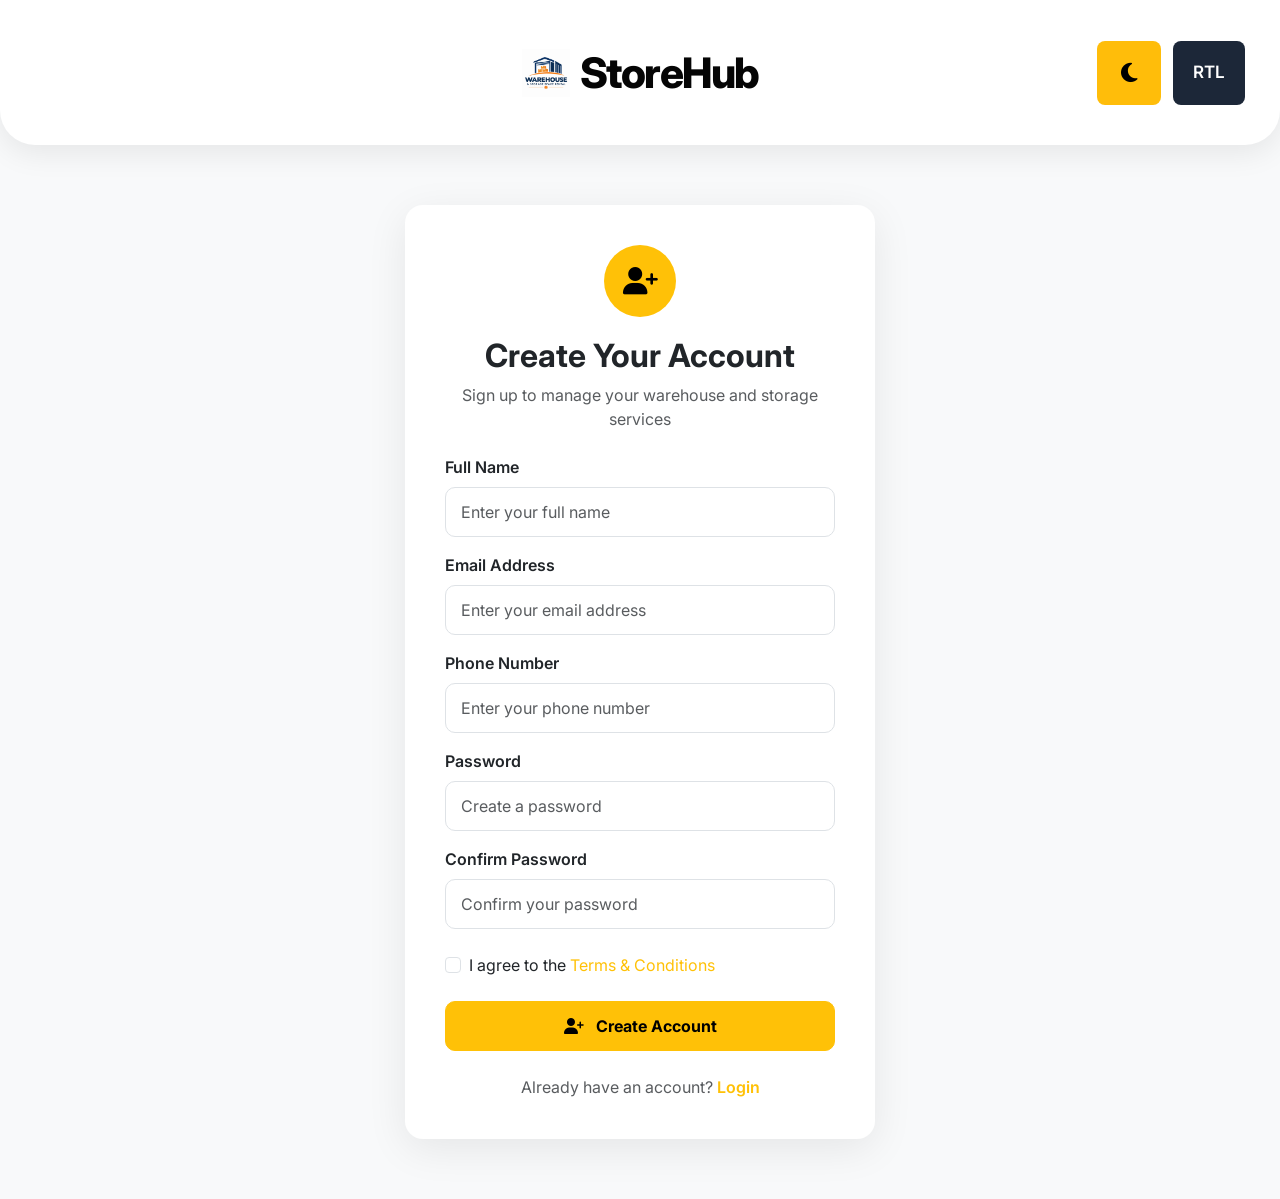
<file: signup.html>
<!DOCTYPE html>
<html lang="en" dir="ltr">

<head>

    <meta charset="UTF-8">
    <meta name="viewport" content="width=device-width, initial-scale=1.0">

    <title>Signup | Warehouse & Storage</title>

    <!-- Bootstrap 5 -->
    <link
        href="https://cdn.jsdelivr.net/npm/bootstrap@5.3.3/dist/css/bootstrap.min.css"
        rel="stylesheet">
<link rel="icon" type="image/png" href="assets/images/logo.png">

    <!-- Font Awesome -->
    <link
        rel="stylesheet"
        href="https://cdnjs.cloudflare.com/ajax/libs/font-awesome/6.5.2/css/all.min.css">

    <!-- Google Font -->
    <link
        href="https://fonts.googleapis.com/css2?family=Inter:wght@400;500;600;700;800&display=swap"
        rel="stylesheet">


    <style>

        /* =========================================
           GLOBAL
        ========================================= */

        * {
            box-sizing: border-box;
        }

        html {
            scroll-behavior: smooth;
        }

        body {
            margin: 0;
            font-family: 'Inter', sans-serif;
            background: #f8f9fa;
            color: #212529;
            transition: 0.3s ease;
        }


        /* =========================================
           NAVBAR
        ========================================= */

        .navbar {
            background: #000 !important;
        }

        .navbar-brand {
            color: #fff !important;
            font-weight: 800;
            font-size: 1.25rem;
        }

        .navbar-brand i {
            color: #ffc107;
        }

        .nav-link {
            color: #fff !important;
            font-weight: 500;
            transition: 0.2s ease;
        }

        .nav-link:hover,
        .nav-link.active {
            color: #ffc107 !important;
        }

        .navbar-toggler {
            border-color: rgba(255,255,255,0.5);
        }

        .navbar-toggler:focus {
            box-shadow: none;
        }


        /* =========================================
           NAV BUTTONS
        ========================================= */

        #themeToggle,
        #rtlToggle {
            min-width: 42px;
            border-radius: 8px;
            font-weight: 600;
        }

        #themeToggle:hover,
        #rtlToggle:hover {
            background: #ffc107;
            border-color: #ffc107;
            color: #000;
        }


        /* =========================================
           SIGNUP SECTION
        ========================================= */

        .login-section {
            min-height: calc(100vh - 76px);
            display: flex;
            align-items: center;
            justify-content: center;
            padding: 60px 15px;
        }


        /* =========================================
           SIGNUP CARD
        ========================================= */

        .login-card {
            width: 100%;
            max-width: 470px;
            background: #fff;
            border-radius: 18px;
            padding: 40px;
            box-shadow: 0 10px 40px rgba(0,0,0,0.08);

            transition:
                background-color 0.3s ease,
                color 0.3s ease,
                box-shadow 0.3s ease;
        }


        /* =========================================
           ICON
        ========================================= */

        .login-icon {
            width: 72px;
            height: 72px;
            border-radius: 50%;

            background: #ffc107;
            color: #000;

            display: flex;
            align-items: center;
            justify-content: center;

            margin: 0 auto 20px;

            font-size: 28px;
        }


        /* =========================================
           FORM
        ========================================= */

        .form-label {
            color: #212529;
        }

        .form-control {
            min-height: 48px;
            padding: 12px 15px;
            border-radius: 10px;
        }

        .form-control:focus {
            border-color: #ffc107;
            box-shadow: 0 0 0 0.2rem rgba(255,193,7,0.20);
        }


        /* =========================================
           SIGNUP BUTTON
        ========================================= */

        .login-btn {
            width: 100%;
            padding: 12px;
            border-radius: 10px;
            font-weight: 700;
        }


        /* =========================================
           FOOTER
        ========================================= */

        footer {
            background: #000;
            color: #fff;
        }

        .footer-logo {
            color: #fff;
            font-weight: 800;
        }

        .footer-logo i {
            color: #ffc107;
        }


        /* =========================================
           DARK MODE
        ========================================= */

        body.dark-mode {
            background: #121212 !important;
            color: #f5f5f5 !important;
        }

        body.dark-mode .login-card {
            background: #1e1e1e !important;
            color: #fff !important;
            box-shadow: 0 10px 40px rgba(0,0,0,0.45);
        }

        body.dark-mode .login-card h2,
        body.dark-mode .login-card p,
        body.dark-mode .login-card label {
            color: #fff !important;
        }

        body.dark-mode .text-muted {
            color: #bdbdbd !important;
        }

        body.dark-mode .form-control {
            background: #292929 !important;
            color: #fff !important;
            border-color: #555 !important;
        }

        body.dark-mode .form-control::placeholder {
            color: #aaa !important;
        }

        body.dark-mode .form-control:focus {
            border-color: #ffc107 !important;
            box-shadow: 0 0 0 0.2rem rgba(255,193,7,0.20);
        }

        body.dark-mode footer {
            background: #000 !important;
        }


        /* =========================================
           RTL
        ========================================= */

        html[dir="rtl"] body {
            text-align: right;
        }

        html[dir="rtl"] .login-card {
            direction: rtl;
        }

        html[dir="rtl"] .form-control {
            text-align: right;
        }

        html[dir="rtl"] .navbar-nav {
            padding-right: 0;
        }


        /* =========================================
           RESPONSIVE
        ========================================= */

        @media (max-width: 576px) {

            .login-section {
                padding: 40px 15px;
            }

            .login-card {
                padding: 28px 22px;
                border-radius: 14px;
            }

            .navbar-brand {
                font-size: 1.05rem;
            }

        }
        /* =====================================================
   STOREHUB AUTH HEADER
===================================================== */

.auth-header {
    width: 100%;
    height: 145px;

    background: #ffffff;

    display: flex;
    align-items: center;
    justify-content: center;

    position: relative;

    border-radius: 0 0 35px 35px;

    box-shadow:
        0 8px 30px rgba(0, 0, 0, 0.08);

    z-index: 1000;
}


/* =====================================================
   STOREHUB BRAND
===================================================== */

.auth-brand {
    display: flex;
    align-items: center;
    justify-content: center;

    gap: 10px;

    text-decoration: none;

    color: #050505;

    line-height: 1;

    transition: 0.3s ease;
}


/* =====================================================
   LOGO
===================================================== */

.auth-logo {
    width: 48px;
    height: 48px;

    object-fit: contain;

    display: block;

    flex-shrink: 0;
}


/* =====================================================
   STOREHUB NAME
===================================================== */

.auth-brand-name {
    font-size: 42px;

    font-weight: 800;

    line-height: 1;

    letter-spacing: -1.5px;

    color: #050505;

    white-space: nowrap;
}


/* =====================================================
   CONTROLS
===================================================== */

.auth-controls {
    position: absolute;

    right: 35px;

    top: 50%;

    transform: translateY(-50%);

    display: flex;

    align-items: center;

    gap: 12px;
}


/* =====================================================
   DARK MODE BUTTON
===================================================== */

.theme-btn {
    width: 64px;
    height: 64px;

    padding: 0;

    border: none;

    border-radius: 50%;

    background: #ffbd0a;

    color: #000000;

    display: flex;

    align-items: center;

    justify-content: center;

    font-size: 22px;

    cursor: pointer;

    transition:
        transform 0.25s ease,
        background 0.25s ease;
}


.theme-btn:hover {
    transform: scale(1.06);

    background: #ffc107;
}


/* =====================================================
   RTL BUTTON
===================================================== */

.rtl-btn {
    height: 64px;

    min-width: 108px;

    padding: 0 20px;

    border: none;

    border-radius: 35px;

    background: #1c2738;

    color: #ffffff;

    display: flex;

    align-items: center;

    justify-content: center;

    gap: 9px;

    font-size: 17px;

    font-weight: 500;

    cursor: pointer;

    transition:
        background 0.25s ease,
        color 0.25s ease;
}


.rtl-btn:hover {
    background: #ffbd0a;

    color: #000000;
}


/* =====================================================
   DARK MODE HEADER
===================================================== */

body.dark-mode .auth-header {
    background: #161b22;

    box-shadow:
        0 8px 30px rgba(0, 0, 0, 0.45);
}


body.dark-mode .auth-brand-name {
    color: #ffffff;
}


/* =====================================================
   RTL POSITION
===================================================== */

html[dir="rtl"] .auth-controls {
    right: auto;
    left: 35px;
}


/* =====================================================
   TABLET
===================================================== */

@media (max-width: 992px) {

    .auth-header {
        height: 125px;
    }

    .auth-logo {
        width: 42px;
        height: 42px;
    }

    .auth-brand-name {
        font-size: 34px;
    }

    .auth-controls {
        right: 20px;
    }

    html[dir="rtl"] .auth-controls {
        right: auto;
        left: 20px;
    }

    .theme-btn {
        width: 54px;
        height: 54px;
    }

    .rtl-btn {
        height: 54px;
        min-width: 95px;
    }
}


/* =====================================================
   MOBILE
===================================================== */

@media (max-width: 576px) {

    .auth-header {
        height: 105px;

        padding: 10px 15px;
    }

    .auth-logo {
        width: 35px;
        height: 35px;
    }

    .auth-brand-name {
        font-size: 25px;

        letter-spacing: -0.8px;
    }

    .auth-brand {
        gap: 7px;
    }

    .auth-controls {
        right: 12px;

        gap: 6px;
    }

    html[dir="rtl"] .auth-controls {
        right: auto;
        left: 12px;
    }

    .theme-btn {
        width: 43px;
        height: 43px;

        font-size: 16px;
    }

    .rtl-btn {
        height: 43px;

        min-width: 70px;

        padding: 0 10px;

        font-size: 13px;

        gap: 5px;
    }
}

    </style>

</head>


<body>


    <!-- =========================================
         NAVBAR
    ========================================= -->

  <!-- =====================================================
     STOREHUB AUTH HEADER
===================================================== -->

<header class="auth-header">

    <!-- CENTER BRAND -->
    <a href="index.html" class="auth-brand">

        <img
            src="assets/images/logo.png"
            alt="StoreHub Logo"
            class="auth-logo">

        <span class="auth-brand-name">
            StoreHub
        </span>

    </a>


    <!-- RIGHT CONTROLS -->
    <div class="auth-controls">

        <!-- DARK MODE -->
        <button
            type="button"
            id="themeToggle"
            class="theme-btn"
            aria-label="Toggle dark mode">

            <i class="fa-solid fa-moon"></i>

        </button>


        <!-- RTL -->
        <button
            type="button"
            id="rtlToggle"
            class="rtl-btn"
            aria-label="Toggle RTL">

            <i class="fa-solid fa-arrow-right-arrow-left"></i>

            <span id="rtlText">RTL</span>

        </button>

    </div>

</header>


    <!-- =========================================
         SIGNUP
    ========================================= -->

    <section class="login-section">

        <div class="login-card">


            <!-- ICON -->

            <div class="login-icon">

                <i class="fa-solid fa-user-plus"></i>

            </div>


            <!-- TITLE -->

            <h2 class="text-center fw-bold mb-2">

                Create Your Account

            </h2>


            <p class="text-center text-muted mb-4">

                Sign up to manage your warehouse
                and storage services

            </p>


            <!-- FORM -->

<form id="signupForm">

                <!-- NAME -->

                <div class="mb-3">

                    <label
                        for="name"
                        class="form-label fw-semibold">

                        Full Name

                    </label>

                    <input
                        type="text"
                        id="name"
                        class="form-control"
                        placeholder="Enter your full name"
                        autocomplete="name"
                        required>

                </div>



                <!-- EMAIL -->

                <div class="mb-3">

                    <label
                        for="email"
                        class="form-label fw-semibold">

                        Email Address

                    </label>

                    <input
                        type="email"
                        id="email"
                        class="form-control"
                        placeholder="Enter your email address"
                        autocomplete="email"
                        required>

                </div>



                <!-- PHONE -->

                <div class="mb-3">

                    <label
                        for="phone"
                        class="form-label fw-semibold">

                        Phone Number

                    </label>

                    <input
                        type="tel"
                        id="phone"
                        class="form-control"
                        placeholder="Enter your phone number"
                        autocomplete="tel"
                        required>

                </div>



                <!-- PASSWORD -->

                <div class="mb-3">

                    <label
                        for="password"
                        class="form-label fw-semibold">

                        Password

                    </label>

                    <input
                        type="password"
                        id="password"
                        class="form-control"
                        placeholder="Create a password"
                        autocomplete="new-password"
                        required>

                </div>



                <!-- CONFIRM PASSWORD -->

                <div class="mb-4">

                    <label
                        for="confirmPassword"
                        class="form-label fw-semibold">

                        Confirm Password

                    </label>

                    <input
                        type="password"
                        id="confirmPassword"
                        class="form-control"
                        placeholder="Confirm your password"
                        autocomplete="new-password"
                        required>

                </div>



                <!-- TERMS -->

                <div class="form-check mb-4">

                    <input
                        class="form-check-input"
                        type="checkbox"
                        id="terms"
                        required>

                    <label
                        class="form-check-label"
                        for="terms">

                        I agree to the
                        <a
                            href="#"
                            class="text-warning text-decoration-none">

                            Terms & Conditions

                        </a>

                    </label>

                </div>



                <!-- SIGNUP BUTTON -->

                <button
                    type="submit"
                    class="btn btn-warning login-btn">

                    <i class="fa-solid fa-user-plus me-2"></i>

                    Create Account

                </button>

            </form>



            <!-- LOGIN LINK -->

            <p
                class="text-center text-muted mt-4 mb-0">

                Already have an account?

                <a
                    href="login.html"
                    class="text-warning fw-semibold text-decoration-none">

                    Login

                </a>

            </p>

        </div>

    </section>



    <!-- =========================================
         FOOTER
    ========================================= -->

  


    <!-- =========================================
         BOOTSTRAP JS
    ========================================= -->

    <script
        src="https://cdn.jsdelivr.net/npm/bootstrap@5.3.3/dist/js/bootstrap.bundle.min.js">
    </script>



    <!-- =========================================
         DARK MODE + RTL
    ========================================= -->

    <script>

        document.addEventListener(
            "DOMContentLoaded",
            function () {


                /* =========================================
                   DARK MODE
                ========================================= */

                const themeToggle =
                    document.getElementById("themeToggle");


                const savedTheme =
                    localStorage.getItem("theme");


                if (savedTheme === "dark") {

                    document.body.classList.add(
                        "dark-mode"
                    );

                    if (themeToggle) {

                        themeToggle.innerHTML = "☀️";

                    }

                }


                if (themeToggle) {

                    themeToggle.addEventListener(
                        "click",
                        function () {


                            document.body.classList.toggle(
                                "dark-mode"
                            );


                            if (
                                document.body.classList.contains(
                                    "dark-mode"
                                )
                            ) {

                                localStorage.setItem(
                                    "theme",
                                    "dark"
                                );

                                themeToggle.innerHTML = "☀️";

                            }

                            else {

                                localStorage.setItem(
                                    "theme",
                                    "light"
                                );

                                themeToggle.innerHTML = "🌙";

                            }

                        }
                    );

                }



                /* =========================================
                   RTL / LTR
                ========================================= */

                const rtlToggle =
                    document.getElementById("rtlToggle");


                const savedDirection =
                    localStorage.getItem("direction");


                if (savedDirection === "rtl") {

                    document.documentElement
                        .setAttribute("dir", "rtl");


                    if (rtlToggle) {

                        rtlToggle.innerHTML = "LTR";

                    }

                }

                else {

                    document.documentElement
                        .setAttribute("dir", "ltr");


                    if (rtlToggle) {

                        rtlToggle.innerHTML = "RTL";

                    }

                }


                if (rtlToggle) {

                    rtlToggle.addEventListener(
                        "click",
                        function () {


                            const currentDirection =
                                document.documentElement
                                    .getAttribute("dir");


                            if (
                                currentDirection === "rtl"
                            ) {

                                document.documentElement
                                    .setAttribute(
                                        "dir",
                                        "ltr"
                                    );

                                localStorage.setItem(
                                    "direction",
                                    "ltr"
                                );

                                rtlToggle.innerHTML = "RTL";

                            }

                            else {

                                document.documentElement
                                    .setAttribute(
                                        "dir",
                                        "rtl"
                                    );

                                localStorage.setItem(
                                    "direction",
                                    "rtl"
                                );

                                rtlToggle.innerHTML = "LTR";

                            }

                        }
                    );

                }

            }
        );

    </script>
    <script>
        /* =========================================
   SIGNUP SUCCESS
========================================= */

const signupForm = document.getElementById("signupForm");

if (signupForm) {

    signupForm.addEventListener("submit", function (event) {

        event.preventDefault();

        const name = document.getElementById("name").value.trim();
        const email = document.getElementById("email").value.trim();
        const phone = document.getElementById("phone").value.trim();
        const password = document.getElementById("password").value;
        const confirmPassword =
            document.getElementById("confirmPassword").value;

        const terms = document.getElementById("terms").checked;


        /* Password check */
        if (password !== confirmPassword) {

            alert("Passwords do not match!");

            return;
        }


        /* Terms check */
        if (!terms) {

            alert("Please accept the Terms & Conditions.");

            return;
        }


        /* Signup successful */

        alert("Signup Successful! 🎉");


        /* Go to login page */

        window.location.href = "login.html";

    });

}
    </script>


</body>

</html>
</file>
<file: assets/css/style.css>
/* =========================================================
   WAREHOUSE & STORAGE
   COMMON THEME CSS
   Emerald + Midnight Navy + Coral
========================================================= */


/* =========================================================
   1. COLOR VARIABLES
========================================================= */

:root {
    --primary: #10B981;
    --primary-dark: #047857;
    --secondary: #0B132B;
    --secondary-light: #111C36;

    --accent: #FF6B6B;
    --gold: #F4C95D;

    --light-bg: #F8FAFC;
    --white: #FFFFFF;

    --text: #172033;
    --muted: #64748B;

    --border: #E2E8F0;

    --success: #10B981;
    --danger: #EF4444;

    --shadow: 0 10px 30px rgba(11, 19, 43, 0.08);
    --shadow-hover: 0 15px 40px rgba(11, 19, 43, 0.14);

    --radius: 14px;

    --transition: all 0.3s ease;
}


/* =========================================================
   2. GLOBAL
========================================================= */

html {
    scroll-behavior: smooth;
}

body {
    margin: 0;
    padding: 0;

    font-family: "Inter", "Poppins", sans-serif;

    background: var(--light-bg);
    color: var(--text);

    transition: var(--transition);
}

a {
    text-decoration: none;
    transition: var(--transition);
}

img {
    max-width: 100%;
    height: auto;
}

button {
    transition: var(--transition);
}


/* =========================================================
   3. NAVBAR
========================================================= */

.navbar {
    background: var(--secondary) !important;

    padding: 15px 0;

    box-shadow: 0 4px 20px rgba(11, 19, 43, 0.15);

    transition: var(--transition);
}

.navbar-brand {
    color: var(--white) !important;
    font-weight: 800;
    font-size: 22px;
}

.navbar-brand i,
.navbar-brand .logo-icon {
    color: var(--primary);
}

.navbar .nav-link {
    color: rgba(255, 255, 255, 0.85) !important;

    font-weight: 500;

    margin: 0 5px;

    transition: var(--transition);
}

.navbar .nav-link:hover {
    color: var(--primary) !important;
}

.navbar .nav-link.active {
    color: var(--primary) !important;
    font-weight: 700;
}


/* =========================================================
   4. NAVBAR DROPDOWN
========================================================= */

.navbar .dropdown-menu {
    border: none;

    border-radius: 12px;

    padding: 10px;

    box-shadow: var(--shadow);

    background: var(--white);
}

.navbar .dropdown-item {
    color: var(--text);

    padding: 10px 15px;

    border-radius: 8px;

    transition: var(--transition);
}

.navbar .dropdown-item:hover {
    background: rgba(16, 185, 129, 0.1);

    color: var(--primary);
}


/* =========================================================
   5. BUTTONS
========================================================= */

.btn-primary {
    background: var(--primary) !important;

    border-color: var(--primary) !important;

    color: var(--white) !important;

    font-weight: 600;

    border-radius: 10px;

    padding: 10px 22px;

    transition: var(--transition);
}

.btn-primary:hover {
    background: var(--primary-dark) !important;

    border-color: var(--primary-dark) !important;

    transform: translateY(-2px);

    box-shadow: 0 8px 20px rgba(16, 185, 129, 0.25);
}


.btn-outline-primary {
    color: var(--primary) !important;

    border-color: var(--primary) !important;

    border-radius: 10px;

    font-weight: 600;
}

.btn-outline-primary:hover {
    background: var(--primary) !important;

    color: var(--white) !important;
}


.btn-accent {
    background: var(--accent) !important;

    border-color: var(--accent) !important;

    color: var(--white) !important;

    font-weight: 600;

    border-radius: 10px;
}

.btn-accent:hover {
    background: #e95555 !important;

    border-color: #e95555 !important;

    transform: translateY(-2px);
}


.btn-warning {
    background: var(--gold) !important;

    border-color: var(--gold) !important;

    color: var(--secondary) !important;
}


/* =========================================================
   6. HERO SECTION
========================================================= */

.hero-section {
    background: var(--light-bg);

    padding: 100px 0;

    position: relative;

    overflow: hidden;
}

.hero-section h1 {
    color: var(--text);

    font-weight: 800;

    line-height: 1.15;
}

.hero-section p {
    color: var(--muted);

    font-size: 17px;
}

.hero-section .highlight {
    color: var(--primary);
}


/* =========================================================
   7. PAGE BANNER
========================================================= */

.page-banner {
    background: var(--secondary);

    padding: 80px 0;

    position: relative;

    overflow: hidden;
}

.page-banner h1 {
    color: var(--white);

    font-weight: 800;
}

.page-banner p {
    color: rgba(255, 255, 255, 0.75);
}


/* =========================================================
   8. SECTION
========================================================= */

section {
    padding: 80px 0;
}

.section-title {
    color: var(--text);

    font-weight: 800;
}

.section-subtitle {
    color: var(--muted);

    max-width: 700px;

    margin: 0 auto;
}


/* =========================================================
   9. CARDS
========================================================= */

.card {
    background: var(--white);

    border: 1px solid var(--border);

    border-radius: var(--radius);

    box-shadow: var(--shadow);

    transition: var(--transition);
}

.card:hover {
    transform: translateY(-6px);

    box-shadow: var(--shadow-hover);
}

.card-title {
    color: var(--text);

    font-weight: 700;
}

.card-text {
    color: var(--muted);
}


/* =========================================================
   10. SERVICE CARDS
========================================================= */

.service-card {
    padding: 30px;

    background: var(--white);

    border-radius: var(--radius);

    border: 1px solid var(--border);

    box-shadow: var(--shadow);

    transition: var(--transition);
}

.service-card:hover {
    transform: translateY(-8px);

    border-color: var(--primary);

    box-shadow: var(--shadow-hover);
}

.service-icon {
    width: 65px;
    height: 65px;

    display: flex;

    align-items: center;
    justify-content: center;

    background: rgba(16, 185, 129, 0.12);

    color: var(--primary);

    border-radius: 14px;

    font-size: 28px;

    margin-bottom: 20px;
}


/* =========================================================
   11. STORAGE CARDS
========================================================= */

.storage-card {
    overflow: hidden;

    background: var(--white);

    border-radius: var(--radius);

    border: 1px solid var(--border);

    box-shadow: var(--shadow);

    transition: var(--transition);
}

.storage-card:hover {
    transform: translateY(-7px);

    box-shadow: var(--shadow-hover);
}

.storage-card img {
    width: 100%;

    height: 220px;

    object-fit: cover;
}

.storage-card .card-body {
    padding: 25px;
}


/* =========================================================
   12. ICON BOX
========================================================= */

.icon-box {
    width: 65px;
    height: 65px;

    display: flex;

    align-items: center;
    justify-content: center;

    background: rgba(16, 185, 129, 0.12);

    color: var(--primary);

    border-radius: 14px;

    font-size: 26px;
}


/* =========================================================
   13. PRICING
========================================================= */

.pricing-card {
    background: var(--white);

    border: 1px solid var(--border);

    border-radius: var(--radius);

    padding: 35px;

    box-shadow: var(--shadow);

    transition: var(--transition);
}

.pricing-card:hover {
    transform: translateY(-8px);

    box-shadow: var(--shadow-hover);
}

.pricing-card.popular {
    border: 2px solid var(--primary);

    position: relative;
}

.pricing-card .price {
    color: var(--primary);

    font-size: 40px;

    font-weight: 800;
}

.pricing-card ul {
    padding-left: 0;

    list-style: none;
}

.pricing-card li {
    color: var(--muted);

    margin-bottom: 12px;
}

.pricing-card li i {
    color: var(--primary);

    margin-right: 8px;
}


/* =========================================================
   14. FORMS
========================================================= */

.form-control,
.form-select {
    border: 1px solid var(--border);

    border-radius: 10px;

    padding: 12px 15px;

    color: var(--text);

    background: var(--white);

    transition: var(--transition);
}

.form-control:focus,
.form-select:focus {
    border-color: var(--primary);

    box-shadow: 0 0 0 3px rgba(16, 185, 129, 0.12);

    background: var(--white);

    color: var(--text);
}

.form-label {
    color: var(--text);

    font-weight: 600;
}


/* =========================================================
   15. TESTIMONIAL
========================================================= */

.testimonial-card {
    background: var(--white);

    border: 1px solid var(--border);

    border-radius: var(--radius);

    padding: 30px;

    box-shadow: var(--shadow);
}

.testimonial-card p {
    color: var(--muted);

    line-height: 1.8;
}

.testimonial-card .stars {
    color: var(--gold);
}


/* =========================================================
   16. BLOG
========================================================= */

.blog-card {
    background: var(--white);

    border: 1px solid var(--border);

    border-radius: var(--radius);

    overflow: hidden;

    box-shadow: var(--shadow);

    transition: var(--transition);
}

.blog-card:hover {
    transform: translateY(-7px);

    box-shadow: var(--shadow-hover);
}

.blog-card img {
    width: 100%;

    height: 230px;

    object-fit: cover;
}

.blog-card .blog-content {
    padding: 25px;
}

.blog-card h4 {
    color: var(--text);

    font-weight: 700;
}

.blog-card p {
    color: var(--muted);
}


/* =========================================================
   17. BADGES
========================================================= */

.badge-primary {
    background: rgba(16, 185, 129, 0.12);

    color: var(--primary);

    padding: 7px 12px;

    border-radius: 20px;
}


/* =========================================================
   18. ALERT / SUCCESS
========================================================= */

.alert-success {
    background: rgba(16, 185, 129, 0.1);

    border-color: rgba(16, 185, 129, 0.2);

    color: var(--primary-dark);
}


/* =========================================================
   19. FOOTER
========================================================= */

footer {
    background: var(--secondary);

    color: rgba(255, 255, 255, 0.75);

    padding: 60px 0 25px;
}

footer h5,
footer h4 {
    color: var(--white);

    font-weight: 700;
}

footer a {
    color: rgba(255, 255, 255, 0.7);

    transition: var(--transition);
}

footer a:hover {
    color: var(--primary);
}

footer .footer-logo {
    color: var(--white);

    font-size: 24px;

    font-weight: 800;
}

footer .footer-logo i {
    color: var(--primary);
}

footer hr {
    border-color: rgba(255, 255, 255, 0.1);
}


/* =========================================================
   20. SOCIAL ICONS
========================================================= */

.social-icon {
    width: 42px;
    height: 42px;

    display: inline-flex;

    align-items: center;
    justify-content: center;

    background: rgba(255, 255, 255, 0.08);

    color: var(--white);

    border-radius: 50%;

    margin-right: 6px;

    transition: var(--transition);
}

.social-icon:hover {
    background: var(--primary);

    color: var(--white);

    transform: translateY(-3px);
}


/* =========================================================
   21. THEME TOGGLE BUTTON
========================================================= */

#themeToggle,
.theme-toggle {
    border: 1px solid rgba(255, 255, 255, 0.2);

    background: rgba(255, 255, 255, 0.08);

    color: var(--white);

    border-radius: 10px;

    padding: 8px 12px;

    cursor: pointer;
}

#themeToggle:hover,
.theme-toggle:hover {
    background: var(--primary);

    border-color: var(--primary);
}


/* =========================================================
   22. RTL BUTTON
========================================================= */

#rtlToggle,
.rtl-toggle {
    border: 1px solid rgba(255, 255, 255, 0.2);

    background: rgba(255, 255, 255, 0.08);

    color: var(--white);

    border-radius: 10px;

    padding: 8px 12px;

    cursor: pointer;
}

#rtlToggle:hover,
.rtl-toggle:hover {
    background: var(--primary);

    border-color: var(--primary);
}


/* =========================================================
   23. DARK MODE
========================================================= */

body.dark-mode {
    background: #0B132B !important;

    color: #F8FAFC !important;
}


/* Navbar */

body.dark-mode .navbar {
    background: #070D1D !important;
}


/* Sections */

body.dark-mode section,
body.dark-mode .hero-section {
    background: #0B132B !important;
}


/* Headings */

body.dark-mode h1,
body.dark-mode h2,
body.dark-mode h3,
body.dark-mode h4,
body.dark-mode h5,
body.dark-mode h6,
body.dark-mode .section-title,
body.dark-mode .card-title {
    color: #F8FAFC !important;
}


/* Paragraph */

body.dark-mode p {
    color: #A7B0C0;
}


/* Cards */

body.dark-mode .card,
body.dark-mode .service-card,
body.dark-mode .storage-card,
body.dark-mode .pricing-card,
body.dark-mode .testimonial-card,
body.dark-mode .blog-card {
    background: #111C36 !important;

    border-color: rgba(255, 255, 255, 0.08) !important;

    color: #F8FAFC !important;
}


/* Card text */

body.dark-mode .card-text,
body.dark-mode .blog-card p,
body.dark-mode .testimonial-card p {
    color: #A7B0C0 !important;
}


/* Forms */

body.dark-mode .form-control,
body.dark-mode .form-select {
    background: #111C36 !important;

    border-color: #263653 !important;

    color: #F8FAFC !important;
}

body.dark-mode .form-control::placeholder {
    color: #8490A6;
}

body.dark-mode .form-label {
    color: #F8FAFC !important;
}


/* Dropdown */

body.dark-mode .dropdown-menu {
    background: #111C36 !important;
}

body.dark-mode .dropdown-item {
    color: #F8FAFC !important;
}

body.dark-mode .dropdown-item:hover {
    background: rgba(16, 185, 129, 0.12);

    color: var(--primary) !important;
}


/* Page Banner */

body.dark-mode .page-banner {
    background: #070D1D !important;
}


/* =========================================================
   24. RTL SUPPORT
========================================================= */

html[dir="rtl"] body {
    text-align: right;
}

html[dir="rtl"] .navbar-nav {
    margin-right: 0 !important;
}

html[dir="rtl"] .dropdown-menu {
    text-align: right;
}

html[dir="rtl"] .social-icon {
    margin-right: 0;

    margin-left: 6px;
}

html[dir="rtl"] .pricing-card li i {
    margin-right: 0;

    margin-left: 8px;
}


/* =========================================================
   25. SCROLL TO TOP
========================================================= */

#scrollTop {
    position: fixed;

    right: 20px;

    bottom: 20px;

    width: 45px;
    height: 45px;

    border: none;

    border-radius: 50%;

    background: var(--primary);

    color: var(--white);

    display: flex;

    align-items: center;
    justify-content: center;

    cursor: pointer;

    z-index: 999;

    transition: var(--transition);
}

#scrollTop:hover {
    background: var(--primary-dark);

    transform: translateY(-3px);
}

html[dir="rtl"] #scrollTop {
    right: auto;

    left: 20px;
}


/* =========================================================
   26. LOADING / SPINNER
========================================================= */

.spinner-border {
    color: var(--primary) !important;
}


/* =========================================================
   27. SELECTION
========================================================= */

::selection {
    background: var(--primary);

    color: var(--white);
}


/* =========================================================
   28. RESPONSIVE
========================================================= */

@media (max-width: 991px) {

    .hero-section {
        padding: 70px 0;
    }

    section {
        padding: 60px 0;
    }

    .navbar .nav-link {
        padding: 10px 0;
    }

}


@media (max-width: 767px) {

    .hero-section {
        padding: 55px 0;
    }

    section {
        padding: 50px 0;
    }

    .page-banner {
        padding: 60px 0;
    }

    .hero-section h1 {
        font-size: 36px;
    }

    .pricing-card {
        padding: 25px;
    }

}


/* =========================================================
   29. SMOOTH ANIMATION
========================================================= */

.fade-up {
    animation: fadeUp 0.8s ease forwards;
}

@keyframes fadeUp {

    from {
        opacity: 0;

        transform: translateY(25px);
    }

    to {
        opacity: 1;

        transform: translateY(0);
    }

}


/* =========================================================
   30. GLOBAL PRIMARY TEXT
========================================================= */

.text-primary {
    color: var(--primary) !important;
}

.bg-primary {
    background-color: var(--primary) !important;
}

.border-primary {
    border-color: var(--primary) !important;
}


/* =========================================================
   31. HOVER EFFECT
========================================================= */

.hover-primary {
    transition: var(--transition);
}

.hover-primary:hover {
    color: var(--primary) !important;
}


/* =========================================================
   32. CONTAINER SPACING
========================================================= */

.container {
    position: relative;
}
/* =========================================================
   DARK MODE - FIX ALL TEXT VISIBILITY
========================================================= */

body.dark-mode {
    background: #0B132B !important;
    color: #F8FAFC !important;
}

/* Headings */
body.dark-mode h1,
body.dark-mode h2,
body.dark-mode h3,
body.dark-mode h4,
body.dark-mode h5,
body.dark-mode h6 {
    color: #F8FAFC !important;
}

/* Normal text */
body.dark-mode p,
body.dark-mode span,
body.dark-mode li,
body.dark-mode label {
    color: #CBD5E1 !important;
}

/* Strong / bold text */
body.dark-mode strong,
body.dark-mode b,
body.dark-mode .fw-bold,
body.dark-mode .fw-semibold {
    color: #F8FAFC !important;
}

/* Links */
body.dark-mode a {
    color: #CBD5E1;
}

body.dark-mode a:hover {
    color: #10B981 !important;
}

/* Bootstrap text classes */
body.dark-mode .text-dark,
body.dark-mode .text-black,
body.dark-mode .text-body {
    color: #F8FAFC !important;
}

body.dark-mode .text-muted {
    color: #94A3B8 !important;
}

body.dark-mode .text-secondary {
    color: #CBD5E1 !important;
}

/* Primary text */
body.dark-mode .text-primary {
    color: #10B981 !important;
}

/* White text */
body.dark-mode .text-white {
    color: #FFFFFF !important;
}


/* =========================================================
   DARK MODE - CARDS
========================================================= */

body.dark-mode .card,
body.dark-mode .service-card,
body.dark-mode .storage-card,
body.dark-mode .pricing-card,
body.dark-mode .testimonial-card,
body.dark-mode .blog-card,
body.dark-mode .login-card,
body.dark-mode .signup-card {
    background: #111C36 !important;
    color: #F8FAFC !important;
    border-color: #263653 !important;
}

body.dark-mode .card h1,
body.dark-mode .card h2,
body.dark-mode .card h3,
body.dark-mode .card h4,
body.dark-mode .card h5,
body.dark-mode .card h6 {
    color: #F8FAFC !important;
}

body.dark-mode .card p,
body.dark-mode .card span,
body.dark-mode .card li {
    color: #CBD5E1 !important;
}


/* =========================================================
   DARK MODE - FORMS
========================================================= */

body.dark-mode .form-label {
    color: #F8FAFC !important;
}

body.dark-mode .form-control,
body.dark-mode .form-select,
body.dark-mode textarea {
    background-color: #111C36 !important;
    color: #F8FAFC !important;
    border-color: #334155 !important;
}

body.dark-mode .form-control::placeholder,
body.dark-mode textarea::placeholder {
    color: #94A3B8 !important;
}

body.dark-mode .form-control:focus,
body.dark-mode .form-select:focus,
body.dark-mode textarea:focus {
    background-color: #111C36 !important;
    color: #FFFFFF !important;
    border-color: #10B981 !important;
}


/* =========================================================
   DARK MODE - TABLE
========================================================= */

body.dark-mode table {
    color: #F8FAFC !important;
}

body.dark-mode th {
    color: #FFFFFF !important;
    background: #111C36 !important;
}

body.dark-mode td {
    color: #CBD5E1 !important;
    background: #0B132B !important;
    border-color: #263653 !important;
}


/* =========================================================
   DARK MODE - LIST GROUP
========================================================= */

body.dark-mode .list-group-item {
    background: #111C36 !important;
    color: #CBD5E1 !important;
    border-color: #263653 !important;
}


/* =========================================================
   DARK MODE - DROPDOWN
========================================================= */

body.dark-mode .dropdown-menu {
    background: #111C36 !important;
    border-color: #263653 !important;
}

body.dark-mode .dropdown-item {
    color: #F8FAFC !important;
}

body.dark-mode .dropdown-item:hover {
    background: rgba(16, 185, 129, 0.12) !important;
    color: #10B981 !important;
}


/* =========================================================
   DARK MODE - NAVBAR
========================================================= */

body.dark-mode .navbar {
    background: #070D1D !important;
}

body.dark-mode .navbar-brand {
    color: #FFFFFF !important;
}

body.dark-mode .navbar-brand span {
    color: #FFFFFF !important;
}

body.dark-mode .navbar .nav-link {
    color: #CBD5E1 !important;
}

body.dark-mode .navbar .nav-link:hover,
body.dark-mode .navbar .nav-link.active {
    color: #10B981 !important;
}


/* =========================================================
   DARK MODE - HERO
========================================================= */

body.dark-mode .hero-section {
    background: #0B132B !important;
}

body.dark-mode .hero-section h1,
body.dark-mode .hero-section h2,
body.dark-mode .hero-section h3 {
    color: #FFFFFF !important;
}

body.dark-mode .hero-section p {
    color: #CBD5E1 !important;
}


/* =========================================================
   DARK MODE - PAGE BANNER
========================================================= */

body.dark-mode .page-banner {
    background: #070D1D !important;
}

body.dark-mode .page-banner h1,
body.dark-mode .page-banner h2 {
    color: #FFFFFF !important;
}

body.dark-mode .page-banner p {
    color: #CBD5E1 !important;
}


/* =========================================================
   DARK MODE - ICONS
========================================================= */

body.dark-mode .service-icon,
body.dark-mode .icon-box {
    background: rgba(16, 185, 129, 0.15) !important;
    color: #10B981 !important;
}


/* =========================================================
   DARK MODE - PRICING
========================================================= */

body.dark-mode .pricing-card .price {
    color: #10B981 !important;
}

body.dark-mode .pricing-card li {
    color: #CBD5E1 !important;
}

body.dark-mode .pricing-card li i {
    color: #10B981 !important;
}


/* =========================================================
   DARK MODE - BLOG
========================================================= */

body.dark-mode .blog-card h4,
body.dark-mode .blog-card h5 {
    color: #FFFFFF !important;
}

body.dark-mode .blog-card p {
    color: #CBD5E1 !important;
}


/* =========================================================
   DARK MODE - FOOTER
========================================================= */

body.dark-mode footer {
    background: #070D1D !important;
}

body.dark-mode footer h4,
body.dark-mode footer h5,
body.dark-mode footer h6 {
    color: #FFFFFF !important;
}

body.dark-mode footer p,
body.dark-mode footer li {
    color: #94A3B8 !important;
}

body.dark-mode footer a {
    color: #CBD5E1 !important;
}

body.dark-mode footer a:hover {
    color: #10B981 !important;
}


/* =========================================================
   DARK MODE - BUTTONS
========================================================= */

body.dark-mode .btn-primary {
    background: #10B981 !important;
    border-color: #10B981 !important;
    color: #FFFFFF !important;
}

body.dark-mode .btn-outline-primary {
    color: #10B981 !important;
    border-color: #10B981 !important;
}

body.dark-mode .btn-outline-primary:hover {
    background: #10B981 !important;
    color: #FFFFFF !important;
}

body.dark-mode .btn-outline-light {
    color: #FFFFFF !important;
}


/* =========================================================
   DARK MODE - LOGIN / SIGNUP
========================================================= */

body.dark-mode .login-section,
body.dark-mode .signup-section {
    background: #0B132B !important;
}

body.dark-mode .login-card,
body.dark-mode .signup-card {
    background: #111C36 !important;
}

body.dark-mode .login-card h1,
body.dark-mode .login-card h2,
body.dark-mode .login-card h3,
body.dark-mode .signup-card h1,
body.dark-mode .signup-card h2,
body.dark-mode .signup-card h3 {
    color: #FFFFFF !important;
}

body.dark-mode .login-card p,
body.dark-mode .signup-card p {
    color: #CBD5E1 !important;
}


/* =========================================================
   DARK MODE - CHECKBOX
========================================================= */

body.dark-mode .form-check-label {
    color: #CBD5E1 !important;
}

body.dark-mode .form-check-input {
    background-color: #111C36;
    border-color: #475569;
}

body.dark-mode .form-check-input:checked {
    background-color: #10B981;
    border-color: #10B981;
}


/* =========================================================
   DARK MODE - HR
========================================================= */

body.dark-mode hr {
    border-color: #334155 !important;
    opacity: 1;
}


/* =========================================================
   DARK MODE - SMALL TEXT
========================================================= */

body.dark-mode small {
    color: #94A3B8 !important;
}


/* =========================================================
   DARK MODE - PLACEHOLDER
========================================================= */

body.dark-mode input::placeholder,
body.dark-mode textarea::placeholder {
    color: #94A3B8 !important;
}
/* =========================================================
   STOREHUB / WAREHOUSE NAVBAR - FINAL FIX
========================================================= */

/* Navbar */
.navbar {
    min-height: 78px !important;
    background: #0B132B !important;
    padding: 12px 0 !important;
    box-shadow: 0 4px 18px rgba(0, 0, 0, 0.12);
}

/* Main navbar container */
.navbar .container {
    display: flex;
    align-items: center;
    justify-content: space-between;
    gap: 25px;
}

/* =========================================================
   LOGO
========================================================= */

.navbar-brand {
    display: flex !important;
    align-items: center !important;
    gap: 10px;

    color: #FFFFFF !important;

    font-size: 24px !important;
    font-weight: 800 !important;

    margin: 0 !important;
    padding: 0 !important;

    white-space: nowrap;
}

.navbar-brand img {
    width: 42px !important;
    height: 42px !important;

    object-fit: contain;

    border-radius: 8px;
}

.navbar-brand i {
    color: #10B981 !important;
}


/* =========================================================
   NAVIGATION LINKS
========================================================= */

.navbar-nav {
    display: flex;
    align-items: center;

    gap: 8px;

    margin: 0 auto !important;
}

.navbar-nav .nav-item {
    display: flex;
    align-items: center;
}

.navbar-nav .nav-link {
    color: #E2E8F0 !important;

    font-size: 16px !important;
    font-weight: 500 !important;

    padding: 10px 14px !important;

    border-radius: 8px;

    white-space: nowrap;

    transition: all 0.3s ease;
}

.navbar-nav .nav-link:hover {
    color: #10B981 !important;
    background: rgba(16, 185, 129, 0.08);
}

.navbar-nav .nav-link.active {
    color: #10B981 !important;
    font-weight: 700 !important;
}


/* Dropdown arrow */
.navbar .dropdown-toggle::after {
    margin-left: 6px;
    vertical-align: middle;
}


/* =========================================================
   RIGHT SIDE BUTTON AREA
========================================================= */

.navbar .navbar-actions {
    display: flex;

    align-items: center;

    justify-content: flex-end;

    gap: 10px;

    margin-left: auto;
}


/* =========================================================
   LTR BUTTON
========================================================= */

#rtlToggle {
    min-width: 92px;

    height: 44px;

    display: inline-flex;

    align-items: center;

    justify-content: center;

    gap: 5px;

    background: #1A2540 !important;

    color: #FFFFFF !important;

    border: 1px solid #475569 !important;

    border-radius: 22px !important;

    font-size: 14px;

    font-weight: 600;

    padding: 0 15px !important;

    white-space: nowrap;
}

#rtlToggle:hover {
    background: #10B981 !important;

    border-color: #10B981 !important;

    color: #FFFFFF !important;
}


/* =========================================================
   DARK MODE BUTTON
========================================================= */

#themeToggle {
    width: 46px !important;
    height: 46px !important;

    display: inline-flex !important;

    align-items: center !important;
    justify-content: center !important;

    background: #1A2540 !important;

    color: #FFFFFF !important;

    border: 1px solid #475569 !important;

    border-radius: 50% !important;

    padding: 0 !important;

    font-size: 17px;
}

#themeToggle:hover {
    background: #10B981 !important;

    border-color: #10B981 !important;

    color: #FFFFFF !important;
}


/* =========================================================
   LOGIN BUTTON
========================================================= */

.navbar .login-btn,
.navbar a[href="login.html"] {
    display: inline-flex !important;

    align-items: center;
    justify-content: center;

    min-width: 72px;

    height: 42px;

    padding: 0 16px !important;

    border: 1px solid #10B981 !important;

    border-radius: 8px !important;

    background: transparent !important;

    color: #10B981 !important;

    font-weight: 600 !important;

    text-decoration: none !important;

    white-space: nowrap;

    opacity: 1 !important;
}

.navbar .login-btn:hover,
.navbar a[href="login.html"]:hover {
    background: #10B981 !important;

    color: #FFFFFF !important;
}


/* =========================================================
   SIGNUP BUTTON
========================================================= */

.navbar .signup-btn,
.navbar a[href="signup.html"] {
    display: inline-flex !important;

    align-items: center;
    justify-content: center;

    min-width: 78px;

    height: 42px;

    padding: 0 18px !important;

    border: 1px solid #FF6B6B !important;

    border-radius: 8px !important;

    background: #FF6B6B !important;

    color: #FFFFFF !important;

    font-weight: 700 !important;

    text-decoration: none !important;

    white-space: nowrap;

    opacity: 1 !important;
}

.navbar .signup-btn:hover,
.navbar a[href="signup.html"]:hover {
    background: #E95555 !important;

    border-color: #E95555 !important;

    color: #FFFFFF !important;

    transform: translateY(-1px);
}


/* =========================================================
   DARK MODE NAVBAR
========================================================= */

body.dark-mode .navbar {
    background: #070D1D !important;
}

body.dark-mode .navbar-brand {
    color: #FFFFFF !important;
}

body.dark-mode .navbar-nav .nav-link {
    color: #E2E8F0 !important;
}

body.dark-mode .navbar-nav .nav-link:hover {
    color: #10B981 !important;
}

body.dark-mode .navbar-nav .nav-link.active {
    color: #10B981 !important;
}


/* =========================================================
   MOBILE NAVBAR
========================================================= */

@media (max-width: 991px) {

    .navbar {
        min-height: auto !important;
        padding: 12px 0 !important;
    }

    .navbar .container {
        gap: 10px;
    }

    .navbar-brand {
        font-size: 20px !important;
    }

    .navbar-brand img {
        width: 36px !important;
        height: 36px !important;
    }

    .navbar-nav {
        width: 100%;

        margin: 15px 0 0 0 !important;

        gap: 2px;

        align-items: stretch;
    }

    .navbar-nav .nav-link {
        padding: 11px 12px !important;
    }

    .navbar .navbar-actions {
        width: 100%;

        margin: 12px 0 0 0;

        justify-content: flex-start;

        flex-wrap: wrap;
    }

}


/* =========================================================
   RTL NAVBAR
========================================================= */

html[dir="rtl"] .navbar .container {
    direction: rtl;
}

html[dir="rtl"] .navbar-nav {
    margin-left: auto !important;
    margin-right: 0 !important;
}

html[dir="rtl"] .navbar .navbar-actions {
    margin-right: auto;
    margin-left: 0;
}

html[dir="rtl"] .navbar .dropdown-toggle::after {
    margin-left: 0;
    margin-right: 6px;
}
/* =====================================================
   STOREHUB NAVBAR
===================================================== */

/* Navbar links */
.navbar .nav-link {
    color: #ffffff !important;
    font-weight: 600;
    transition: all 0.3s ease;
}


/* Navbar hover */
.navbar .nav-link:hover {
    color: #ffc107 !important;
}


/* Active nav link */
.navbar .nav-link.active {
    color: #ffc107 !important;
}


/* Dropdown arrow */
.navbar .dropdown-toggle::after {
    transition: all 0.3s ease;
}


/* Dropdown hover */
.navbar .dropdown-item:hover {
    background-color: #ffc107 !important;
    color: #000000 !important;
}


/* Active dropdown item */
.navbar .dropdown-item.active {
    background-color: #ffc107 !important;
    color: #000000 !important;
}


/* =====================================================
   LOGIN + SIGNUP BUTTONS
===================================================== */

.navbar .btn-outline-dark,
.navbar .btn-dark {
    background-color: #ffc107 !important;
    border: 1px solid #ffc107 !important;
    color: #000000 !important;

    font-weight: 600;

    border-radius: 8px;

    transition: all 0.3s ease;
}


/* Login + Signup hover */
.navbar .btn-outline-dark:hover,
.navbar .btn-dark:hover {
    background-color: #ffca2c !important;
    border-color: #ffca2c !important;
    color: #000000 !important;

    transform: translateY(-2px);
}


/* =====================================================
   RTL / DARK MODE BUTTONS
===================================================== */

.navbar #rtlToggle,
.navbar #themeToggle {
    color: #ffffff;
    border-color: #475569;

    transition: all 0.3s ease;
}


/* RTL / Theme hover */

.navbar #rtlToggle:hover,
.navbar #themeToggle:hover {
    color: #000000 !important;
    background-color: #ffc107 !important;
    border-color: #ffc107 !important;
}


/* =====================================================
   DROPDOWN
===================================================== */

.navbar .dropdown-menu {
    border-radius: 10px;
    padding: 8px;
    border: none;
    box-shadow: 0 10px 30px rgba(0, 0, 0, 0.15);
}


.navbar .dropdown-item {
    border-radius: 7px;
    padding: 10px 14px;
    font-weight: 500;
    transition: all 0.2s ease;
}


/* =====================================================
   MOBILE NAVBAR
===================================================== */

@media (max-width: 991px) {

    .navbar .navbar-nav {
        padding-top: 15px;
    }

    .navbar .nav-link {
        padding: 10px 15px;
    }

    .navbar .d-flex {
        margin-top: 10px;
    }

}
/* =====================================================
   LOGIN + SIGNUP BUTTON - FINAL OVERRIDE
===================================================== */

.navbar a.btn.btn-outline-dark,
.navbar a.btn.btn-dark {
    background-color: #ffc107 !important;
    border: 1px solid #ffc107 !important;
    color: #000000 !important;
    font-weight: 600 !important;
    border-radius: 8px !important;
    padding: 8px 18px !important;
    box-shadow: none !important;
    transition: all 0.3s ease !important;
}


/* HOVER */

.navbar a.btn.btn-outline-dark:hover,
.navbar a.btn.btn-dark:hover {
    background-color: #ffca2c !important;
    border-color: #ffca2c !important;
    color: #000000 !important;
    transform: translateY(-2px);
}


/* ACTIVE / FOCUS */

.navbar a.btn.btn-outline-dark:focus,
.navbar a.btn.btn-dark:focus,
.navbar a.btn.btn-outline-dark:active,
.navbar a.btn.btn-dark:active {
    background-color: #ffc107 !important;
    border-color: #ffc107 !important;
    color: #000000 !important;
    box-shadow: none !important;
}
/* =====================================================
   STORAGE OPTIONS - DARK MODE FIX
===================================================== */

/* Light Mode */
.storage-section {
    background-color: #f8f9fa;
}

.storage-section .card {
    background-color: #ffffff;
    color: #212529;
}

.storage-section h2,
.storage-section h3,
.storage-section h4,
.storage-section h5,
.storage-section h6 {
    color: #212529;
}

.storage-section p,
.storage-section small {
    color: #6c757d;
}

.storage-section .storage-description {
    color: #6c757d;
}

.storage-section .storage-price {
    color: #212529;
}

.storage-section .storage-features li {
    color: #212529;
}


/* =====================================================
   DARK MODE
===================================================== */

html[data-bs-theme="dark"] .storage-section {
    background-color: #121212;
}

html[data-bs-theme="dark"] .storage-section .card {
    background-color: #1e1e1e;
    border-color: #343a40 !important;
    color: #ffffff;
}


/* Section Heading */
html[data-bs-theme="dark"] .storage-section .section-title {
    color: #ffffff !important;
}

html[data-bs-theme="dark"] .storage-section .section-subtitle {
    color: #adb5bd !important;
}


/* Card Heading */
html[data-bs-theme="dark"] .storage-section h2,
html[data-bs-theme="dark"] .storage-section h3,
html[data-bs-theme="dark"] .storage-section h4,
html[data-bs-theme="dark"] .storage-section h5,
html[data-bs-theme="dark"] .storage-section h6 {
    color: #ffffff !important;
}


/* Card Description */
html[data-bs-theme="dark"] .storage-section p,
html[data-bs-theme="dark"] .storage-section small,
html[data-bs-theme="dark"] .storage-section .text-body-secondary {
    color: #adb5bd !important;
}


/* Price */
html[data-bs-theme="dark"] .storage-section .storage-price {
    color: #ffffff !important;
}


/* Feature Text */
html[data-bs-theme="dark"] .storage-section .storage-features li {
    color: #f1f1f1 !important;
}


/* Horizontal Line */
html[data-bs-theme="dark"] .storage-section hr {
    border-color: #495057;
    opacity: 1;
}


/* Button */
html[data-bs-theme="dark"] .storage-section .btn-outline-warning {
    color: #ffc107;
    border-color: #ffc107;
}

html[data-bs-theme="dark"] .storage-section .btn-outline-warning:hover {
    background-color: #ffc107;
    color: #000000;
}
/* =========================================================
   GLOBAL DARK MODE - FINAL FIX
   ========================================================= */

/* ---------- BODY ---------- */

html[data-bs-theme="dark"] body {
    background-color: #121212 !important;
    color: #f5f5f5 !important;
}


/* ---------- SECTIONS ---------- */

html[data-bs-theme="dark"] section {
    color: #f5f5f5;
}


/* ---------- HEADINGS ---------- */

html[data-bs-theme="dark"] h1,
html[data-bs-theme="dark"] h2,
html[data-bs-theme="dark"] h3,
html[data-bs-theme="dark"] h4,
html[data-bs-theme="dark"] h5,
html[data-bs-theme="dark"] h6 {
    color: #ffffff !important;
}


/* ---------- PARAGRAPHS ---------- */

html[data-bs-theme="dark"] p {
    color: #d1d5db !important;
}


/* ---------- BOOTSTRAP SECONDARY TEXT ---------- */

html[data-bs-theme="dark"] .text-body-secondary {
    color: #adb5bd !important;
}


/* ---------- NORMAL BODY TEXT ---------- */

html[data-bs-theme="dark"] .text-body {
    color: #f1f1f1 !important;
}


/* ---------- DARK TEXT ---------- */

html[data-bs-theme="dark"] .text-dark {
    color: #ffffff !important;
}


/* =========================================================
   CARDS
   ========================================================= */

html[data-bs-theme="dark"] .card {
    background-color: #1e1e1e !important;
    color: #ffffff !important;
    border-color: #3a3a3a !important;
}


/* Card headings */

html[data-bs-theme="dark"] .card h1,
html[data-bs-theme="dark"] .card h2,
html[data-bs-theme="dark"] .card h3,
html[data-bs-theme="dark"] .card h4,
html[data-bs-theme="dark"] .card h5,
html[data-bs-theme="dark"] .card h6 {
    color: #ffffff !important;
}


/* Card paragraphs */

html[data-bs-theme="dark"] .card p {
    color: #d1d5db !important;
}


/* Card secondary text */

html[data-bs-theme="dark"] .card .text-body-secondary {
    color: #adb5bd !important;
}


/* Card list text */

html[data-bs-theme="dark"] .card li {
    color: #e5e7eb !important;
}


/* =========================================================
   LISTS
   ========================================================= */

html[data-bs-theme="dark"] li {
    color: #e5e7eb;
}


/* =========================================================
   HR / DIVIDERS
   ========================================================= */

html[data-bs-theme="dark"] hr {
    border-color: #444444 !important;
    opacity: 1 !important;
}


/* =========================================================
   NAVBAR
   ========================================================= */

html[data-bs-theme="dark"] .navbar {
    background-color: #1b1f23 !important;
}


html[data-bs-theme="dark"] .navbar-brand {
    color: #ffffff !important;
}


html[data-bs-theme="dark"] .navbar .nav-link {
    color: #ffffff !important;
}


html[data-bs-theme="dark"] .navbar .nav-link:hover,
html[data-bs-theme="dark"] .navbar .nav-link.active {
    color: #ffc107 !important;
}


/* Navbar dropdown */

html[data-bs-theme="dark"] .dropdown-menu {
    background-color: #1e1e1e !important;
    border-color: #3a3a3a !important;
}


html[data-bs-theme="dark"] .dropdown-item {
    color: #ffffff !important;
}


html[data-bs-theme="dark"] .dropdown-item:hover {
    background-color: #2c2c2c !important;
    color: #ffc107 !important;
}


/* =========================================================
   FOOTER
   ========================================================= */

html[data-bs-theme="dark"] footer {
    background-color: #0d0f10 !important;
    color: #ffffff !important;
}


html[data-bs-theme="dark"] footer h1,
html[data-bs-theme="dark"] footer h2,
html[data-bs-theme="dark"] footer h3,
html[data-bs-theme="dark"] footer h4,
html[data-bs-theme="dark"] footer h5,
html[data-bs-theme="dark"] footer h6 {
    color: #ffffff !important;
}


html[data-bs-theme="dark"] footer p,
html[data-bs-theme="dark"] footer li {
    color: #bfc4ca !important;
}


html[data-bs-theme="dark"] footer a {
    color: #d5d9de !important;
}


html[data-bs-theme="dark"] footer a:hover {
    color: #ffc107 !important;
}


/* =========================================================
   LINKS
   ========================================================= */

html[data-bs-theme="dark"] a {
    color: #ffc107;
}


html[data-bs-theme="dark"] a:hover {
    color: #ffca2c;
}


/* =========================================================
   BUTTONS
   ========================================================= */

html[data-bs-theme="dark"] .btn-outline-warning {
    color: #ffc107 !important;
    border-color: #ffc107 !important;
}


html[data-bs-theme="dark"] .btn-outline-warning:hover {
    background-color: #ffc107 !important;
    color: #111111 !important;
}


html[data-bs-theme="dark"] .btn-warning {
    background-color: #ffc107 !important;
    border-color: #ffc107 !important;
    color: #111111 !important;
}


html[data-bs-theme="dark"] .btn-warning:hover {
    background-color: #ffca2c !important;
    border-color: #ffca2c !important;
    color: #111111 !important;
}


/* =========================================================
   FORMS
   ========================================================= */

html[data-bs-theme="dark"] .form-control,
html[data-bs-theme="dark"] .form-select {
    background-color: #1e1e1e !important;
    color: #ffffff !important;
    border-color: #444444 !important;
}


html[data-bs-theme="dark"] .form-control:focus,
html[data-bs-theme="dark"] .form-select:focus {
    background-color: #1e1e1e !important;
    color: #ffffff !important;
    border-color: #ffc107 !important;
    box-shadow: 0 0 0 0.2rem rgba(255, 193, 7, 0.15) !important;
}


html[data-bs-theme="dark"] .form-control::placeholder {
    color: #888888 !important;
}


html[data-bs-theme="dark"] .form-label {
    color: #ffffff !important;
}


/* =========================================================
   TABLES
   ========================================================= */

html[data-bs-theme="dark"] .table {
    color: #ffffff !important;
}


html[data-bs-theme="dark"] .table th,
html[data-bs-theme="dark"] .table td {
    color: #ffffff !important;
    border-color: #444444 !important;
}


/* =========================================================
   MODALS
   ========================================================= */

html[data-bs-theme="dark"] .modal-content {
    background-color: #1e1e1e !important;
    color: #ffffff !important;
    border-color: #3a3a3a !important;
}


html[data-bs-theme="dark"] .modal-header,
html[data-bs-theme="dark"] .modal-footer {
    border-color: #3a3a3a !important;
}


html[data-bs-theme="dark"] .modal-title {
    color: #ffffff !important;
}


/* =========================================================
   ACCORDION
   ========================================================= */

html[data-bs-theme="dark"] .accordion-item {
    background-color: #1e1e1e !important;
    border-color: #3a3a3a !important;
}


html[data-bs-theme="dark"] .accordion-button {
    background-color: #1e1e1e !important;
    color: #ffffff !important;
}


html[data-bs-theme="dark"] .accordion-button:not(.collapsed) {
    background-color: #2a2a2a !important;
    color: #ffc107 !important;
}


/* =========================================================
   BADGES
   ========================================================= */

html[data-bs-theme="dark"] .badge {
    color: #111111;
}


/* =========================================================
   STORAGE OPTIONS
   ========================================================= */

html[data-bs-theme="dark"] .storage-section {
    background-color: #121212 !important;
}


html[data-bs-theme="dark"] .storage-section .card {
    background-color: #1e1e1e !important;
    border-color: #3a3a3a !important;
}


html[data-bs-theme="dark"] .storage-section h1,
html[data-bs-theme="dark"] .storage-section h2,
html[data-bs-theme="dark"] .storage-section h3,
html[data-bs-theme="dark"] .storage-section h4 {
    color: #ffffff !important;
}


html[data-bs-theme="dark"] .storage-section p,
html[data-bs-theme="dark"] .storage-section small {
    color: #adb5bd !important;
}


html[data-bs-theme="dark"] .storage-section li {
    color: #e5e7eb !important;
}


/* =========================================================
   SHADOWS
   ========================================================= */

html[data-bs-theme="dark"] .shadow,
html[data-bs-theme="dark"] .shadow-sm,
html[data-bs-theme="dark"] .shadow-lg {
    box-shadow: 0 5px 20px rgba(0, 0, 0, 0.4) !important;
}


/* =========================================================
   IMAGES
   ========================================================= */

html[data-bs-theme="dark"] img {
    opacity: 0.95;
}


/* =========================================================
   TEXT MUTED
   ========================================================= */

html[data-bs-theme="dark"] .text-muted {
    color: #adb5bd !important;
}


/* =========================================================
   ICONS
   ========================================================= */

html[data-bs-theme="dark"] .text-warning {
    color: #ffc107 !important;
}
/* =====================================================
   INCLUDED FEATURES - DARK MODE FIX
===================================================== */

/* Dark Mode */
body.dark-mode .bg-body,
body[data-theme="dark"] .bg-body,
[data-bs-theme="dark"] .bg-body {
    background-color: #151c2f !important;
    border-color: #2d3852 !important;
}

/* Card heading */
body.dark-mode .bg-body h5,
body[data-theme="dark"] .bg-body h5,
[data-bs-theme="dark"] .bg-body h5 {
    color: #ffffff !important;
}

/* Card paragraph */
body.dark-mode .bg-body p,
body[data-theme="dark"] .bg-body p,
[data-bs-theme="dark"] .bg-body p {
    color: #cbd5e1 !important;
}

/* Icon */
body.dark-mode .bg-body i,
body[data-theme="dark"] .bg-body i,
[data-bs-theme="dark"] .bg-body i {
    color: #ffc107 !important;
}

/* Card hover */
body.dark-mode .bg-body:hover,
body[data-theme="dark"] .bg-body:hover,
[data-bs-theme="dark"] .bg-body:hover {
    border-color: #ffc107 !important;
    transform: translateY(-5px);
    box-shadow: 0 10px 30px rgba(0, 0, 0, 0.35);
}

/* Smooth animation */
.bg-body {
    transition: all 0.3s ease;
}
/* =========================================================
   GLOBAL DARK MODE - YELLOW SECTION TEXT FIX
   ========================================================= */

/* Yellow backgrounds */
body.dark-mode .bg-warning,
body.dark-mode .bg-yellow,
body.dark-mode .bg-warning *,
body.dark-mode .bg-yellow *,
[data-bs-theme="dark"] .bg-warning,
[data-bs-theme="dark"] .bg-yellow,
[data-bs-theme="dark"] .bg-warning *,
[data-bs-theme="dark"] .bg-yellow * {
    color: #ffffff !important;
}

/* Yellow background using Bootstrap btn-warning / custom sections */
body.dark-mode section.bg-warning,
body.dark-mode div.bg-warning,
body.dark-mode .bg-warning-subtle,
[data-bs-theme="dark"] section.bg-warning,
[data-bs-theme="dark"] div.bg-warning,
[data-bs-theme="dark"] .bg-warning-subtle {
    color: #ffffff !important;
}

/* Headings inside yellow sections */
body.dark-mode .bg-warning h1,
body.dark-mode .bg-warning h2,
body.dark-mode .bg-warning h3,
body.dark-mode .bg-warning h4,
body.dark-mode .bg-warning h5,
body.dark-mode .bg-warning h6,
body.dark-mode .bg-warning p,
body.dark-mode .bg-warning span,
body.dark-mode .bg-warning a,
[data-bs-theme="dark"] .bg-warning h1,
[data-bs-theme="dark"] .bg-warning h2,
[data-bs-theme="dark"] .bg-warning h3,
[data-bs-theme="dark"] .bg-warning h4,
[data-bs-theme="dark"] .bg-warning h5,
[data-bs-theme="dark"] .bg-warning h6,
[data-bs-theme="dark"] .bg-warning p,
[data-bs-theme="dark"] .bg-warning span,
[data-bs-theme="dark"] .bg-warning a {
    color: #ffffff !important;
}
/* =========================================================
   STOREHUB - GLOBAL DARK MODE TEXT VISIBILITY FIX
   ========================================================= */

/* Yellow backgrounds */
body.dark-mode .bg-warning *,
[data-bs-theme="dark"] .bg-warning * {
    color: #ffffff !important;
}

/* Keep yellow icons yellow */
body.dark-mode .bg-warning .text-warning,
[data-bs-theme="dark"] .bg-warning .text-warning {
    color: #ffffff !important;
}

/* Yellow buttons should keep dark text */
body.dark-mode .btn-warning,
[data-bs-theme="dark"] .btn-warning {
    color: #111827 !important;
}

/* Dark buttons */
body.dark-mode .btn-dark,
[data-bs-theme="dark"] .btn-dark {
    color: #ffffff !important;
}

/* Links inside yellow areas */
body.dark-mode .bg-warning a,
[data-bs-theme="dark"] .bg-warning a {
    color: #ffffff !important;
}

/* Headings inside yellow areas */
body.dark-mode .bg-warning h1,
body.dark-mode .bg-warning h2,
body.dark-mode .bg-warning h3,
body.dark-mode .bg-warning h4,
body.dark-mode .bg-warning h5,
body.dark-mode .bg-warning h6,
[data-bs-theme="dark"] .bg-warning h1,
[data-bs-theme="dark"] .bg-warning h2,
[data-bs-theme="dark"] .bg-warning h3,
[data-bs-theme="dark"] .bg-warning h4,
[data-bs-theme="dark"] .bg-warning h5,
[data-bs-theme="dark"] .bg-warning h6 {
    color: #ffffff !important;
}

/* Paragraphs */
body.dark-mode .bg-warning p,
[data-bs-theme="dark"] .bg-warning p {
    color: #ffffff !important;
}
/* =====================================================
   NAVBAR ACTIVE LINK - YELLOW
===================================================== */

/* Normal active link */
.navbar .nav-link.active {
    color: #ffc107 !important;
}

/* Dark mode active link */
body.dark-mode .navbar .nav-link.active,
[data-bs-theme="dark"] .navbar .nav-link.active {
    color: #ffc107 !important;
}

/* Home dropdown active item */
.navbar .dropdown-toggle.active {
    color: #ffc107 !important;
}

/* Hover */
.navbar .nav-link:hover {
    color: #ffc107 !important;
}

/* Dark mode hover */
body.dark-mode .navbar .nav-link:hover,
[data-bs-theme="dark"] .navbar .nav-link:hover {
    color: #ffc107 !important;
}
/* =====================================================
   MOBILE NAVBAR TOGGLER
===================================================== */

.navbar-toggler {
    padding: 6px 8px;
    background: transparent;
    border: none !important;
}

.navbar-toggler:focus {
    box-shadow: none !important;
}

.navbar-toggler i {
    color: var(--bs-body-color);
    transition: 0.3s ease;
}

/* Dark mode */
html[data-bs-theme="dark"] .navbar-toggler i {
    color: #ffffff;
}

/* Mobile */
@media (max-width: 991.98px) {

    .navbar-toggler {
        display: block !important;
    }

}
.navbar-toggler i {
    color: #ffffff !important;
}

.navbar-toggler:focus {
    box-shadow: none !important;
}
/* =====================================================
   STOREHUB - COMMON PAGE LEFT ALIGNMENT
===================================================== */

/* Main Bootstrap container */
.container {
    width: 100%;
    margin-left: auto;
    margin-right: auto;
    padding-left: 15px;
    padding-right: 15px;
}

/* Keep all sections aligned consistently */
section > .container {
    margin-left: auto;
    margin-right: auto;
}

/* Keep row spacing consistent */
section .row {
    margin-left: 0;
    margin-right: 0;
}

/* Prevent columns from creating uneven alignment */
section .row > [class*="col-"] {
    padding-left: 12px;
    padding-right: 12px;
}

/* Prevent horizontal overflow */
html,
body {
    overflow-x: hidden;
}

section,
main {
    overflow-x: hidden;
}


/* =====================================================
   TABLET
===================================================== */

@media (min-width: 768px) and (max-width: 991.98px) {

    .container {
        padding-left: 20px;
        padding-right: 20px;
    }

}


/* =====================================================
   MOBILE
===================================================== */

@media (max-width: 767.98px) {

    .container {
        padding-left: 15px;
        padding-right: 15px;
    }

    section .row > [class*="col-"] {
        padding-left: 12px;
        padding-right: 12px;
    }

}
/* =====================================================
   STOREHUB - NAVBAR ALIGNMENT FIX
===================================================== */

/* Navbar */
.navbar {
    width: 100%;
    padding-top: 12px;
    padding-bottom: 12px;
}

/* Navbar container */
.navbar > .container,
.navbar .container {
    width: 100%;
    display: flex;
    align-items: center;
    margin-left: auto;
    margin-right: auto;
}

/* Logo / Brand */
.navbar-brand {
    display: flex;
    align-items: center;
    margin-right: 30px;
    padding-top: 0;
    padding-bottom: 0;
}

/* Navigation menu */
.navbar-nav {
    display: flex;
    align-items: center;
    margin-top: 0;
    margin-bottom: 0;
}

/* Individual menu items */
.navbar-nav .nav-item {
    display: flex;
    align-items: center;
}

/* Menu links */
.navbar-nav .nav-link {
    display: flex;
    align-items: center;
    height: 100%;
    padding: 8px 14px;
    white-space: nowrap;
}

/* Dropdown alignment */
.navbar-nav .dropdown-menu {
    margin-top: 8px;
}

/* Right-side navbar buttons */
.navbar .btn {
    white-space: nowrap;
}

/* Login / Signup / CTA area */
.navbar .d-flex {
    align-items: center;
    gap: 8px;
}


/* =====================================================
   TABLET - 992px AND BELOW
===================================================== */

@media (max-width: 991.98px) {

    .navbar > .container,
    .navbar .container {
        padding-left: 15px;
        padding-right: 15px;
    }

    .navbar-brand {
        margin-right: 0;
    }

    /* Mobile / tablet menu */
    .navbar-collapse {
        width: 100%;
    }

    .navbar-nav {
        width: 100%;
        align-items: flex-start;
        padding-top: 10px;
    }

    .navbar-nav .nav-item {
        width: 100%;
    }

    .navbar-nav .nav-link {
        width: 100%;
        padding: 10px 0;
    }

    /* Dropdown */
    .navbar-nav .dropdown-menu {
        width: 100%;
        margin-top: 0;
    }

    /* Right buttons */
    .navbar .d-flex {
        width: 100%;
        justify-content: flex-start;
        margin-top: 10px;
    }

}


/* =====================================================
   MOBILE
===================================================== */

@media (max-width: 575.98px) {

    .navbar {
        padding-top: 10px;
        padding-bottom: 10px;
    }

    .navbar > .container,
    .navbar .container {
        padding-left: 15px;
        padding-right: 15px;
    }

    .navbar-brand {
        margin-right: 0;
    }

    .navbar-brand img {
        max-width: 180px;
        height: auto;
    }

    /* Hamburger */
    .navbar-toggler {
        margin-left: auto;
        padding: 6px 9px;
    }

    .navbar-collapse {
        margin-top: 10px;
    }

    .navbar-nav {
        padding-top: 5px;
    }

    .navbar-nav .nav-link {
        padding: 10px 0;
    }

    .navbar .d-flex {
        flex-direction: column;
        align-items: stretch;
        width: 100%;
    }

    .navbar .d-flex .btn {
        width: 100%;
        text-align: center;
    }

}
/* =====================================================
   STOREHUB - HAMBURGER AT 1024px
===================================================== */

@media (max-width: 1024px) {

    /* Hide desktop menu */
    .navbar-expand-lg .navbar-collapse {
        display: none !important;
    }

    /* Show hamburger */
    .navbar-expand-lg .navbar-toggler {
        display: block !important;
        margin-left: auto;
        border: 1px solid currentColor;
    }

    /* Show menu when hamburger is clicked */
    .navbar-expand-lg .navbar-collapse.show {
        display: block !important;
    }

    /* Navigation becomes vertical */
    .navbar-expand-lg .navbar-nav {
        flex-direction: column;
        align-items: flex-start;
        width: 100%;
    }

    .navbar-expand-lg .navbar-nav .nav-item {
        width: 100%;
    }

    .navbar-expand-lg .navbar-nav .nav-link {
        width: 100%;
        padding: 10px 0;
    }

    /* Navbar dropdown */
    .navbar-expand-lg .dropdown-menu {
        position: static;
        width: 100%;
        margin-top: 0;
        border: 0;
        box-shadow: none;
    }

    /* Login / Signup buttons */
    .navbar-expand-lg .navbar-collapse .d-flex {
        width: 100%;
        margin-top: 10px;
        align-items: flex-start;
    }

}


/* =====================================================
   HAMBURGER ICON
===================================================== */

@media (max-width: 1024px) {

    .navbar-toggler {
        display: flex !important;
        align-items: center;
        justify-content: center;
        width: 44px;
        height: 40px;
        padding: 6px 10px;
        margin-left: auto;
    }

    .navbar-toggler-icon {
        width: 24px;
        height: 24px;
    }

}
/* =====================================================
   FREEWAY - COMMON NAVBAR
   DESKTOP + MOBILE 1024px
===================================================== */

/* ================= NAVBAR ================= */

.navbar {
    position: relative;
    z-index: 1000;
}

/* Brand */
.navbar .navbar-brand {
    display: flex;
    align-items: center;
    gap: 10px;
    text-decoration: none;
}

/* Hamburger */
.navbar .navbar-toggler {
    border: 0 !important;
    box-shadow: none !important;
    padding: 6px 8px;
}

/* =====================================================
   1024px AND BELOW
===================================================== */

@media (max-width: 1024px) {

    /* Navbar */
    .navbar {
        padding: 12px 15px !important;
    }

    /* Main navbar container */
    .navbar > .container,
    .navbar > .container-fluid {
        position: relative;
        display: flex;
        flex-wrap: wrap;
        align-items: center;
    }

    /* Logo + brand */
    .navbar .navbar-brand {
        font-size: 22px;
        margin-right: 0;
    }

    /* Logo */
    .navbar .navbar-brand img {
        max-width: 50px;
        height: auto;
    }

    /* ================= HAMBURGER ================= */

    .navbar .navbar-toggler {
        display: block !important;

        margin-left: auto !important;

        position: relative;
        z-index: 1100;
    }

    .navbar .navbar-toggler-icon {
        width: 30px;
        height: 30px;
    }

    /* ================= MOBILE MENU ================= */

    .navbar .navbar-collapse {
        flex-basis: 100%;
        width: 100%;

        margin-top: 12px;

        padding: 10px 0 0;

        text-align: center;
    }

    /* Menu */
    .navbar .navbar-nav {
        width: 100%;

        display: flex;
        flex-direction: column;

        align-items: center !important;
        justify-content: center;

        gap: 4px;
    }

    /* Menu items */
    .navbar .nav-item {
        width: 100%;
        text-align: center;
    }

    /* Menu links */
    .navbar .nav-link {
        display: block;

        width: 100%;

        padding: 10px 15px !important;

        font-size: 17px;

        text-align: center;
    }

    /* Active link */
    .navbar .nav-link.active {
        font-weight: 600;
    }

    /* ================= NAVBAR BUTTONS ================= */

    .navbar .navbar-actions,
    .navbar .nav-actions {
        width: 100%;

        display: flex;
        justify-content: center;
        align-items: center;

        gap: 8px;

        margin-top: 12px;
        padding-bottom: 8px;
    }

    .navbar .navbar-actions button,
    .navbar .nav-actions button {
        min-width: 90px;
    }
}


/* =====================================================
   768px
===================================================== */

@media (max-width: 768px) {

    .navbar {
        padding: 10px 15px !important;
    }

    .navbar .navbar-brand {
        font-size: 20px;
    }

    .navbar .navbar-brand img {
        max-width: 45px;
    }

    .navbar .nav-link {
        font-size: 16px;
        padding: 9px 15px !important;
    }

}


/* =====================================================
   480px
===================================================== */

@media (max-width: 480px) {

    .navbar .navbar-brand {
        font-size: 18px;
    }

    .navbar .navbar-brand img {
        max-width: 42px;
    }

    .navbar .navbar-toggler-icon {
        width: 27px;
        height: 27px;
    }

    .navbar .nav-link {
        font-size: 15px;
    }

}
/* =====================================================
   MOVE NAVBAR TO TOP
===================================================== */

.navbar {
    margin-top: 0 !important;
    top: 0 !important;
}

/* Remove extra space above navbar */
body {
    margin-top: 0 !important;
    padding-top: 0 !important;
}

/* If navbar is sticky */
.navbar.sticky-top {
    top: 0 !important;
}

/* Mobile */
@media (max-width: 1024px) {
    .navbar {
        margin-top: 0 !important;
        top: 0 !important;
    }
}
/* =====================================================
   STOREHUB COMMON NAVBAR
   1024px AND BELOW = MOBILE MENU
===================================================== */

/* Navbar */
.navbar.sticky-top {
    top: 0 !important;
    margin-top: 0 !important;
    z-index: 1050;
}

/* Normal desktop navbar */
.navbar .container {
    position: relative;
}

/* Brand */
.navbar .navbar-brand {
    display: flex;
    align-items: center;
    gap: 8px;
}

/* Logo */
.navbar .navbar-brand img {
    height: 45px !important;
    width: auto;
    object-fit: contain;
}

/* Hamburger */
.navbar .navbar-toggler {
    border: 0 !important;
    box-shadow: none !important;
    padding: 5px 8px !important;
}


/* =====================================================
   1024px AND BELOW
===================================================== */

@media (max-width: 1024px) {

    /* Navbar stays at top */
    .navbar.sticky-top {
        top: 0 !important;
        margin-top: 0 !important;
    }

    /* Container */
    .navbar .container {
        position: relative;
        width: 100%;
    }

    /* Brand */
    .navbar .navbar-brand {
        font-size: 21px;
    }

    /* Hamburger */
    .navbar .navbar-toggler {
        display: block !important;

        position: absolute;
        right: 12px;
        top: 50%;

        transform: translateY(-50%);

        margin: 0 !important;
        z-index: 1060;
    }

    /* Hamburger icon */
    .navbar .navbar-toggler i {
        font-size: 28px !important;
        color: #ffffff !important;
    }

    /* Open menu */
    .navbar .navbar-collapse {
        width: 100%;
        margin-top: 12px;

        padding: 8px 0 12px;

        text-align: center;
    }

    /* Navigation */
    .navbar .navbar-nav {
        width: 100%;

        display: flex;
        flex-direction: column;

        align-items: center !important;

        margin-left: 0 !important;
        margin-right: 0 !important;

        margin-bottom: 10px !important;
    }

    /* Nav item */
    .navbar .navbar-nav .nav-item {
        width: 100%;
        text-align: center;
    }

    /* Nav links */
    .navbar .navbar-nav .nav-link {
        width: 100%;
        padding: 10px 15px !important;

        font-size: 16px;
        text-align: center;
    }

    /* Dropdown */
    .navbar .dropdown-menu {
        position: static !important;

        width: 100%;
        margin: 0 !important;

        text-align: center;
        border: 0;
    }

    /* Dropdown items */
    .navbar .dropdown-item {
        text-align: center;
        padding: 9px 15px;
    }

    /* Right side buttons */
    .navbar .navbar-collapse > .d-flex {
        width: 100%;

        justify-content: center !important;
        align-items: center !important;

        margin-top: 8px;
        padding-bottom: 5px;
    }

    /* Login / Signup */
    .navbar .navbar-collapse > .d-flex a {
        font-size: 14px;
    }
}


/* =====================================================
   768px
===================================================== */

@media (max-width: 768px) {

    .navbar .container {
        padding-left: 15px;
        padding-right: 15px;
    }

    .navbar .navbar-brand {
        font-size: 20px;
    }

    .navbar .navbar-brand img {
        height: 43px !important;
    }

    .navbar .navbar-toggler {
        right: 10px;
    }
}


/* =====================================================
   480px
===================================================== */

@media (max-width: 480px) {

    .navbar .navbar-brand {
        font-size: 18px;
    }

    .navbar .navbar-brand img {
        height: 40px !important;
    }

    .navbar .navbar-toggler {
        right: 5px;
    }

    .navbar .navbar-toggler i {
        font-size: 25px !important;
    }
}
/* =====================================================
   FIXED NAVBAR
===================================================== */

html {
    scroll-padding-top: 80px;
}

body {
    padding-top: 76px !important;
}

.navbar.fixed-top {
    position: fixed !important;
    top: 0 !important;
    left: 0 !important;
    right: 0 !important;
    width: 100% !important;
    z-index: 9999 !important;
}
/* =====================================================
   RESPONSIVE NAVBAR
===================================================== */

.navbar-toggler {
    border: 0 !important;
    box-shadow: none !important;
    padding: 8px 10px;
}

.navbar-toggler:focus {
    box-shadow: none !important;
}

.navbar-toggler i {
    font-size: 25px;
}


/* TABLET + MOBILE */

@media (max-width: 1199.98px) {

    .navbar-collapse {
        padding-top: 15px;
        padding-bottom: 15px;
    }

    .navbar-nav {
        margin-left: 0 !important;
        margin-right: 0 !important;
    }

    .navbar-nav .nav-link {
        padding: 10px 5px;
    }

    .navbar-collapse > .d-flex {
        margin-left: 0 !important;
        margin-right: 0 !important;
        margin-top: 10px !important;
        padding-bottom: 5px;
    }

}


/* DESKTOP */

@media (min-width: 1200px) {

    .navbar-nav {
        align-items: center;
    }

}
/* ========================================================
   Mobile Navbar Overlay (Prevents Content from Being Pushed Down)
   Targets screens up to 1024px (Mobile & Tablet)
   ======================================================== */
@media (max-width: 991.98px) {
  /* Ensure the navbar sits above other elements */
  .navbar {
    position: relative;
    z-index: 1050;
  }

  /* Make the dropdown menu float over the page */
  .navbar .navbar-collapse {
    position: absolute;
    top: 100%;
    left: 0;
    right: 0;
    width: 100%;
    z-index: 1050;
    padding: 1.5rem 1.25rem;
    
    /* Background matching dark theme navbar */
    background-color: var(--bs-body-bg, #0d1322);
    border-bottom: 1px solid rgba(255, 255, 255, 0.1);
    box-shadow: 0 16px 32px rgba(0, 0, 0, 0.35);

    /* Allow scrolling if the menu is taller than small mobile screens */
    max-height: calc(100vh - 80px);
    overflow-y: auto;
  }

  /* When the page is in light mode (if applicable) */
  [data-bs-theme="light"] .navbar-light .navbar-collapse {
    background-color: #ffffff;
    border-bottom: 1px solid rgba(0, 0, 0, 0.1);
    box-shadow: 0 16px 32px rgba(0, 0, 0, 0.15);
  }
}
/* ========================================================
   Mobile Navbar Fix: Dark Overlay + Visible Links
   ======================================================== */
@media (max-width: 991.98px) {
  .navbar {
    position: relative;
    z-index: 1050;
  }

  /* 1. Force the dropdown to match the dark header background */
  .navbar .navbar-collapse {
    position: absolute;
    top: 100%;
    left: 0;
    right: 0;
    width: 100%;
    z-index: 1050;
    padding: 1.5rem 1.25rem;

    /* Dark navy matching your StoreHub header */
    background-color: #0d1527 !important;
    border-bottom: 1px solid rgba(255, 255, 255, 0.1);
    box-shadow: 0 16px 32px rgba(0, 0, 0, 0.45);

    /* Allow scroll on small devices */
    max-height: calc(100vh - 80px);
    overflow-y: auto;
  }

  /* 2. Ensure all text links are visible (White & Warning for active/hover) */
  .navbar .navbar-collapse .nav-link {
    color: rgba(255, 255, 255, 0.85) !important;
    padding: 0.6rem 0;
    font-weight: 500;
  }

  .navbar .navbar-collapse .nav-link:hover,
  .navbar .navbar-collapse .nav-link:focus,
  .navbar .navbar-collapse .nav-link.active {
    color: #ffc107 !important; /* Yellow / Warning */
  }

  /* 3. Dropdown sub-menus (if 'Pages' or 'Home' has nested items) */
  .navbar .navbar-collapse .dropdown-menu {
    background-color: #16203a !important;
    border: 1px solid rgba(255, 255, 255, 0.1);
  }

  .navbar .navbar-collapse .dropdown-item {
    color: #ffffff !important;
  }

  .navbar .navbar-collapse .dropdown-item:hover {
    background-color: #ffc107 !important;
    color: #000000 !important;
  }
}
/* ========================================================
   Modern Mobile Navbar Drawer (Card Style with Rounded Bottom)
   ======================================================== */
@media (max-width: 991.98px) {
  /* Keep navbar positioned above page content */
  .navbar {
    position: relative;
    z-index: 1050;
  }

  /* White/Light Floating Card Menu */
  .navbar .navbar-collapse {
    position: absolute;
    top: 100%;
    left: 0;
    right: 0;
    width: 100%;
    z-index: 1050;
    
    /* Background matching reference image */
    background: #ffffff !important;
    border-radius: 0 0 24px 24px !important;
    box-shadow: 0 15px 35px rgba(0, 0, 0, 0.12) !important;
    border: 1px solid rgba(0, 0, 0, 0.05);
    border-top: none;

    padding: 1.5rem 1.75rem 1.75rem 1.75rem !important;
    max-height: calc(100vh - 85px);
    overflow-y: auto;
  }

  /* Left-aligned navigation links */
  .navbar .navbar-collapse .navbar-nav {
    text-align: left !important;
    align-items: flex-start !important;
    gap: 0.75rem;
    margin-bottom: 1.5rem !important;
  }

  .navbar .navbar-collapse .nav-link {
    color: #212529 !important; /* Dark readable text */
    font-size: 1.05rem;
    font-weight: 600;
    padding: 0.35rem 0 !important;
    display: flex;
    align-items: center;
    justify-content: space-between;
    width: 100%;
    transition: color 0.2s ease;
  }

  /* Hover & Active highlight (StoreHub Yellow) */
  .navbar .navbar-collapse .nav-link:hover,
  .navbar .navbar-collapse .nav-link:focus,
  .navbar .navbar-collapse .nav-link.active {
    color: #e5a100 !important;
  }

  /* Dropdown Menus inside mobile view */
  .navbar .navbar-collapse .dropdown-menu {
    border: none;
    background-color: #f8f9fa !important;
    border-radius: 12px;
    padding: 0.5rem 1rem;
    margin-top: 0.4rem;
    width: 100%;
  }

  .navbar .navbar-collapse .dropdown-item {
    color: #495057 !important;
    padding: 0.4rem 0.5rem;
    font-weight: 500;
  }

  .navbar .navbar-collapse .dropdown-item:hover {
    color: #e5a100 !important;
    background: transparent;
  }

  /* Bottom Actions Toolbar (Circular icons + CTA button) */
  .mobile-menu-toolbar {
    display: flex !important;
    align-items: center;
    flex-wrap: wrap;
    gap: 0.6rem;
    padding-top: 1rem;
    border-top: 1px solid #f1f3f5;
  }

  .mobile-toolbar-btn {
    width: 42px;
    height: 42px;
    border-radius: 50%;
    display: inline-flex;
    align-items: center;
    justify-content: center;
    border: 1px solid #dee2e6;
    background: #ffffff;
    color: #212529;
    text-decoration: none;
    font-size: 0.9rem;
    position: relative;
    cursor: pointer;
    transition: all 0.2s;
  }

  .mobile-toolbar-btn:hover {
    background-color: #f8f9fa;
    border-color: #ced4da;
  }

  /* LTR pill button */
  .mobile-toolbar-btn-text {
    height: 42px;
    padding: 0 1rem;
    border-radius: 25px;
    display: inline-flex;
    align-items: center;
    border: 1px solid #dee2e6;
    background: #ffffff;
    color: #212529;
    font-size: 0.9rem;
    font-weight: 500;
  }

  /* Call-to-action Book Now / Quote Button */
  .mobile-cta-btn {
    height: 42px;
    padding: 0 1.25rem;
    border-radius: 25px;
    display: inline-flex;
    align-items: center;
    gap: 0.5rem;
    background-color: #ffc107;
    color: #1a1a1a;
    font-weight: 600;
    font-size: 0.95rem;
    border: none;
    text-decoration: none;
  }

  .mobile-cta-btn:hover {
    background-color: #e5a100;
    color: #000;
  }
}
/* ========================================================
   StoreHub Mobile & Tablet Navbar (Covers 320px up to 1024px / 1199px)
   ======================================================== */
@media (max-width: 1199.98px) {
  /* Keep navbar on top */
  .navbar {
    position: relative;
    z-index: 1050;
  }

  /* 1. Card Container (Floating overlay with rounded bottom) */
  .navbar .navbar-collapse {
    position: absolute;
    top: 100%;
    left: 0;
    right: 0;
    width: 100%;
    z-index: 1050;
    
    /* Light Mode Default (White card with soft shadow) */
    background: #ffffff !important;
    border-radius: 0 0 24px 24px !important;
    box-shadow: 0 20px 40px rgba(0, 0, 0, 0.15) !important;
    border: 1px solid rgba(0, 0, 0, 0.08);
    border-top: none;

    padding: 1.5rem 1.75rem 1.75rem 1.75rem !important;
    max-height: calc(100vh - 80px);
    overflow-y: auto;
  }

  /* 2. Left-align the navigation items */
  .navbar .navbar-collapse .navbar-nav {
    text-align: left !important;
    align-items: flex-start !important;
    width: 100% !important;
    margin: 0 0 1.25rem 0 !important;
    padding: 0 !important;
    gap: 0.5rem;
  }

  .navbar .navbar-collapse .nav-item {
    width: 100%;
  }

  /* 3. Text colors in Light Mode (CRISP & HIGH CONTRAST) */
  .navbar .navbar-collapse .nav-link {
    color: #1a1e24 !important; /* Solid dark text - 100% readable */
    font-size: 1.05rem;
    font-weight: 600;
    padding: 0.4rem 0 !important;
    display: flex;
    align-items: center;
    justify-content: space-between;
    width: 100%;
  }

  /* Active & Hover states */
  .navbar .navbar-collapse .nav-link:hover,
  .navbar .navbar-collapse .nav-link:focus,
  .navbar .navbar-collapse .nav-link.active {
    color: #ff9800 !important; /* StoreHub Orange/Yellow accent */
  }

  /* Dropdown sub-menus (Pages, etc.) */
  .navbar .navbar-collapse .dropdown-menu {
    border: none;
    background-color: #f4f6f8 !important;
    border-radius: 12px;
    padding: 0.5rem 1rem;
    margin-top: 0.35rem;
    width: 100%;
  }

  .navbar .navbar-collapse .dropdown-item {
    color: #212529 !important;
    font-weight: 500;
    padding: 0.4rem 0.5rem;
  }

  .navbar .navbar-collapse .dropdown-item:hover {
    color: #ff9800 !important;
    background: transparent;
  }

  /* 4. Bottom action buttons container (Single row) */
  .navbar .navbar-collapse .d-flex,
  .navbar .navbar-collapse .mobile-toolbar {
    display: flex !important;
    flex-direction: row !important;
    align-items: center !important;
    justify-content: flex-start !important;
    flex-wrap: wrap;
    gap: 0.75rem;
    padding-top: 1rem;
    border-top: 1px solid #eef0f3;
    width: 100%;
  }

  /* 5. Theme button & LTR button styling */
  .navbar .navbar-collapse button,
  .navbar .navbar-collapse .btn-outline-secondary {
    border: 1px solid #dee2e6 !important;
    background-color: #f8f9fa !important;
    color: #212529 !important;
    border-radius: 30px !important;
    padding: 0.45rem 1rem !important;
    font-size: 0.9rem;
    font-weight: 500;
  }

  /* ========================================================
     DARK MODE SUPPORT (When html/body has data-bs-theme="dark" or .dark-mode)
     ======================================================== */
  [data-bs-theme="dark"] .navbar .navbar-collapse,
  .dark-mode .navbar .navbar-collapse {
    background: #0d1527 !important; /* Seamless dark navy */
    border-color: rgba(255, 255, 255, 0.1) !important;
    box-shadow: 0 20px 40px rgba(0, 0, 0, 0.5) !important;
  }

  [data-bs-theme="dark"] .navbar .navbar-collapse .nav-link,
  .dark-mode .navbar .navbar-collapse .nav-link {
    color: #f1f3f5 !important; /* Clear white text in dark mode */
  }

  [data-bs-theme="dark"] .navbar .navbar-collapse .nav-link:hover,
  [data-bs-theme="dark"] .navbar .navbar-collapse .nav-link.active,
  .dark-mode .navbar .navbar-collapse .nav-link:hover,
  .dark-mode .navbar .navbar-collapse .nav-link.active {
    color: #ffc107 !important;
  }

  [data-bs-theme="dark"] .navbar .navbar-collapse .dropdown-menu,
  .dark-mode .navbar .navbar-collapse .dropdown-menu {
    background-color: #16203a !important;
  }

  [data-bs-theme="dark"] .navbar .navbar-collapse .dropdown-item,
  .dark-mode .navbar .navbar-collapse .dropdown-item {
    color: #ffffff !important;
  }

  [data-bs-theme="dark"] .navbar .navbar-collapse .d-flex,
  .dark-mode .navbar .navbar-collapse .d-flex {
    border-top-color: rgba(255, 255, 255, 0.1) !important;
  }

  [data-bs-theme="dark"] .navbar .navbar-collapse button,
  .dark-mode .navbar .navbar-collapse button {
    background-color: #16203a !important;
    border-color: rgba(255, 255, 255, 0.15) !important;
    color: #ffffff !important;
  }
}
/* ========================================================
   UNIVERSAL RTL FIX FOR MOBILE NAVBAR
   Supports: [dir="rtl"], html[dir="rtl"], body.rtl, .rtl
   ======================================================== */
html[dir="rtl"] .navbar .navbar-collapse,
body[dir="rtl"] .navbar .navbar-collapse,
html.rtl .navbar .navbar-collapse,
body.rtl .navbar .navbar-collapse,
.rtl .navbar .navbar-collapse {
  direction: rtl !important;
  text-align: right !important;
}

/* 1. Force the list container to align right */
html[dir="rtl"] .navbar .navbar-collapse .navbar-nav,
body[dir="rtl"] .navbar .navbar-collapse .navbar-nav,
html.rtl .navbar .navbar-collapse .navbar-nav,
body.rtl .navbar .navbar-collapse .navbar-nav,
.rtl .navbar .navbar-collapse .navbar-nav {
  text-align: right !important;
  align-items: flex-end !important; /* flex-end forces all child links to the right edge */
  padding-right: 0 !important;
  padding-left: 0 !important;
  margin-right: 0 !important;
  margin-left: 0 !important;
  width: 100% !important;
}

/* 2. Force Nav Items & Links to align text to the right */
html[dir="rtl"] .navbar .navbar-collapse .nav-item,
body[dir="rtl"] .navbar .navbar-collapse .nav-item,
html.rtl .navbar .navbar-collapse .nav-item,
body.rtl .navbar .navbar-collapse .nav-item,
.rtl .navbar .navbar-collapse .nav-item,
html[dir="rtl"] .navbar .navbar-collapse .nav-link,
body[dir="rtl"] .navbar .navbar-collapse .nav-link,
html.rtl .navbar .navbar-collapse .nav-link,
body.rtl .navbar .navbar-collapse .nav-link,
.rtl .navbar .navbar-collapse .nav-link {
  text-align: right !important;
  width: 100% !important;
  display: flex !important;
  flex-direction: row-reverse !important; /* Pushes the arrow icon to the left, text to the right */
  justify-content: space-between !important;
}

/* 3. Position the dropdown arrow properly in RTL */
html[dir="rtl"] .navbar .navbar-collapse .dropdown-toggle::after,
body[dir="rtl"] .navbar .navbar-collapse .dropdown-toggle::after,
.rtl .navbar .navbar-collapse .dropdown-toggle::after {
  margin-right: 0 !important;
  margin-left: auto !important;
}

/* 4. Align dropdown sub-menus to the right */
html[dir="rtl"] .navbar .navbar-collapse .dropdown-menu,
body[dir="rtl"] .navbar .navbar-collapse .dropdown-menu,
.rtl .navbar .navbar-collapse .dropdown-menu {
  text-align: right !important;
  padding-right: 1.25rem !important;
  padding-left: 0.5rem !important;
}

html[dir="rtl"] .navbar .navbar-collapse .dropdown-item,
body[dir="rtl"] .navbar .navbar-collapse .dropdown-item,
.rtl .navbar .navbar-collapse .dropdown-item {
  text-align: right !important;
}

/* 5. Flip the bottom action buttons toolbar to the right */
html[dir="rtl"] .navbar .navbar-collapse .d-flex,
body[dir="rtl"] .navbar .navbar-collapse .d-flex,
.rtl .navbar .navbar-collapse .d-flex,
html[dir="rtl"] .navbar .navbar-collapse .mobile-toolbar,
body[dir="rtl"] .navbar .navbar-collapse .mobile-toolbar,
.rtl .navbar .navbar-collapse .mobile-toolbar {
  flex-direction: row-reverse !important;
  justify-content: flex-end !important;
}
/* ========================================================
   DYNAMIC RTL / LTR SWITCHER FOR STOREHUB MOBILE NAVBAR
   Directly listens to your JS: <html dir="rtl"> vs <html dir="ltr">
   ======================================================== */
@media (max-width: 1199.98px) {

  /* --------------------------------------------------------
     STATE 1: LTR MODE (<html dir="ltr">) -> ALIGN LEFT
     -------------------------------------------------------- */
  html[dir="ltr"] .navbar .navbar-collapse,
  html:not([dir="rtl"]) .navbar .navbar-collapse {
    direction: ltr !important;
    text-align: left !important;
  }

  html[dir="ltr"] .navbar .navbar-collapse .navbar-nav,
  html:not([dir="rtl"]) .navbar .navbar-collapse .navbar-nav {
    text-align: left !important;
    align-items: flex-start !important;
    padding-left: 0 !important;
    padding-right: 0 !important;
  }

  html[dir="ltr"] .navbar .navbar-collapse .nav-link,
  html:not([dir="rtl"]) .navbar .navbar-collapse .nav-link {
    text-align: left !important;
    display: flex !important;
    flex-direction: row !important;
    justify-content: space-between !important;
    width: 100% !important;
  }

  html[dir="ltr"] .navbar .navbar-collapse .dropdown-menu,
  html:not([dir="rtl"]) .navbar .navbar-collapse .dropdown-menu {
    text-align: left !important;
  }

  html[dir="ltr"] .navbar .navbar-collapse .dropdown-item,
  html:not([dir="rtl"]) .navbar .navbar-collapse .dropdown-item {
    text-align: left !important;
  }

  /* Bottom toolbar left aligned */
  html[dir="ltr"] .navbar .navbar-collapse .d-flex,
  html:not([dir="rtl"]) .navbar .navbar-collapse .d-flex {
    justify-content: flex-start !important;
    flex-direction: row !important;
  }


  /* --------------------------------------------------------
     STATE 2: RTL MODE (<html dir="rtl">) -> ALIGN RIGHT
     -------------------------------------------------------- */
  html[dir="rtl"] .navbar .navbar-collapse {
    direction: rtl !important;
    text-align: right !important;
  }

  html[dir="rtl"] .navbar .navbar-collapse .navbar-nav {
    text-align: right !important;
    align-items: flex-end !important;   /* Pulls list items to the right */
    padding-right: 0 !important;
    padding-left: 0 !important;
    margin-right: 0 !important;
  }

  html[dir="rtl"] .navbar .navbar-collapse .nav-item {
    width: 100% !important;
    text-align: right !important;
  }

  html[dir="rtl"] .navbar .navbar-collapse .nav-link {
    text-align: right !important;
    display: flex !important;
    flex-direction: row !important;      /* In RTL, row starts on the right side */
    justify-content: space-between !important;
    width: 100% !important;
  }

  /* Submenus in RTL */
  html[dir="rtl"] .navbar .navbar-collapse .dropdown-menu {
    text-align: right !important;
    padding-right: 1.25rem !important;
    padding-left: 0.5rem !important;
  }

  html[dir="rtl"] .navbar .navbar-collapse .dropdown-item {
    text-align: right !important;
  }

  /* Bottom action buttons aligned to right in RTL */
  html[dir="rtl"] .navbar .navbar-collapse .d-flex {
    justify-content: flex-start !important; /* Starts from right side under RTL */
    flex-direction: row !important;
  }

  /* Navbar toggler button on opposite side */
  html[dir="rtl"] .navbar .navbar-toggler {
    margin-right: auto !important;
    margin-left: 0 !important;
  }
}
/* Direct class-based toggle via JavaScript */
body.rtl-mode .navbar-collapse,
body.rtl-mode .navbar-collapse .navbar-nav,
body.rtl-mode .navbar-collapse .nav-item,
body.rtl-mode .navbar-collapse .nav-link {
    text-align: right !important;
    justify-content: space-between !important;
}

body.rtl-mode .navbar-collapse .navbar-nav {
    align-items: stretch !important;
    padding-right: 0 !important;
}

body.rtl-mode .navbar-collapse .dropdown-menu {
    text-align: right !important;
}

/* LTR Default */
body:not(.rtl-mode) .navbar-collapse,
body:not(.rtl-mode) .navbar-collapse .navbar-nav,
body:not(.rtl-mode) .navbar-collapse .nav-link {
    text-align: left !important;
}
/* =========================================================
   FORCE RIGHT ALIGNMENT IN RTL
   ========================================================= */
html[dir="rtl"] .navbar-collapse .navbar-nav,
[dir="rtl"] .navbar-collapse .navbar-nav {
    display: flex !important;
    align-items: stretch !important;
    width: 100% !important;
    padding: 0 !important;
}

html[dir="rtl"] .navbar-collapse .nav-item,
[dir="rtl"] .navbar-collapse .nav-item {
    width: 100% !important;
    text-align: right !important;
}

html[dir="rtl"] .navbar-collapse .nav-link,
[dir="rtl"] .navbar-collapse .nav-link {
    display: flex !important;
    flex-direction: row-reverse !important; /* Puts Arrow on the LEFT, Text on the RIGHT */
    justify-content: space-between !important;
    text-align: right !important;
    width: 100% !important;
}

/* For links without dropdown arrows (like Facilities, Pricing, Locations, Contact) */
html[dir="rtl"] .navbar-collapse .nav-link:not(.dropdown-toggle),
[dir="rtl"] .navbar-collapse .nav-link:not(.dropdown-toggle) {
    justify-content: flex-start !important; /* Forces single text link directly to the right */
}

/* Align dropdown menu contents to the right */
html[dir="rtl"] .navbar-collapse .dropdown-menu,
[dir="rtl"] .navbar-collapse .dropdown-menu {
    text-align: right !important;
    right: 0 !important;
    left: auto !important;
}
/* ========================================================
   STOREHUB NAVBAR: UNIVERSAL LTR & RTL FIX
   ======================================================== */

/* 1. General Navbar Spacing */
.navbar-actions {
  margin-inline-start: 1.5rem;
}

/* ========================================================
   DESKTOP (Screen width >= 992px)
   ======================================================== */
@media (min-width: 992px) {
  /* In RTL Desktop */
  html[dir="rtl"] .navbar .navbar-nav {
    margin-right: auto !important;
    margin-left: 0 !important;
    padding-right: 0 !important;
  }

  html[dir="rtl"] .navbar .navbar-actions {
    margin-right: 0 !important;
    margin-left: 0 !important;
  }

  /* In LTR Desktop */
  html[dir="ltr"] .navbar .navbar-nav,
  html:not([dir="rtl"]) .navbar .navbar-nav {
    margin-left: auto !important;
    margin-right: auto !important;
  }
}

/* ========================================================
   MOBILE & TABLET (Screen width <= 1199.98px)
   ======================================================== */
@media (max-width: 1199.98px) {
  .navbar {
    position: relative;
    z-index: 1050;
  }

  /* Floating card menu */
  #mainNavbar.navbar-collapse {
    position: absolute;
    top: 100%;
    left: 0;
    right: 0;
    width: 100%;
    z-index: 1050;
    background: #ffffff !important;
    border-radius: 0 0 24px 24px !important;
    box-shadow: 0 20px 40px rgba(0, 0, 0, 0.15) !important;
    border: 1px solid rgba(0, 0, 0, 0.08);
    border-top: none;
    padding: 1.5rem 1.75rem !important;
    max-height: calc(100vh - 80px);
    overflow-y: auto;
  }

  #mainNavbar .navbar-nav {
    width: 100% !important;
    margin: 0 0 1.25rem 0 !important;
    padding: 0 !important;
  }

  #mainNavbar .nav-item {
    width: 100% !important;
  }

  #mainNavbar .nav-link {
    font-size: 1.05rem;
    font-weight: 600;
    padding: 0.45rem 0 !important;
    width: 100% !important;
    display: flex !important;
    align-items: center !important;
    color: #1a1e24 !important;
  }

  #mainNavbar .nav-link:hover,
  #mainNavbar .nav-link.active {
    color: #ff9800 !important;
  }

  /* Bottom actions container */
  #mainNavbar .navbar-actions {
    width: 100% !important;
    margin: 0 !important;
    padding-top: 1rem !important;
    border-top: 1px solid #eef0f3 !important;
    display: flex !important;
    gap: 0.75rem !important;
  }

  /* -----------------------------------------------------
     MOBILE STATE: LTR (Align to LEFT)
     ----------------------------------------------------- */
  html[dir="ltr"] #mainNavbar,
  html:not([dir="rtl"]) #mainNavbar {
    text-align: left !important;
    direction: ltr !important;
  }

  html[dir="ltr"] #mainNavbar .nav-link,
  html:not([dir="rtl"]) #mainNavbar .nav-link {
    justify-content: space-between !important;
    text-align: left !important;
    flex-direction: row !important;
  }

  html[dir="ltr"] #mainNavbar .navbar-actions,
  html:not([dir="rtl"]) #mainNavbar .navbar-actions {
    justify-content: flex-start !important;
  }

  html[dir="ltr"] #mainNavbar .dropdown-menu,
  html:not([dir="rtl"]) #mainNavbar .dropdown-menu {
    text-align: left !important;
  }

  /* -----------------------------------------------------
     MOBILE STATE: RTL (Align to RIGHT)
     ----------------------------------------------------- */
  html[dir="rtl"] #mainNavbar {
    text-align: right !important;
    direction: rtl !important;
  }

  html[dir="rtl"] #mainNavbar .nav-link {
    justify-content: space-between !important;
    text-align: right !important;
    flex-direction: row !important; /* In RTL, text starts right, arrow ends left */
  }

  html[dir="rtl"] #mainNavbar .nav-link:not(.dropdown-toggle) {
    justify-content: flex-start !important; /* Pushes text directly to right edge */
  }

  html[dir="rtl"] #mainNavbar .navbar-actions {
    justify-content: flex-start !important; /* Starts from right edge in RTL */
  }

  html[dir="rtl"] #mainNavbar .dropdown-menu {
    text-align: right !important;
    padding-right: 1.25rem !important;
    padding-left: 0.5rem !important;
  }

  html[dir="rtl"] #mainNavbar .dropdown-item {
    text-align: right !important;
  }

  /* Dropdown caret flip for RTL */
  html[dir="rtl"] #mainNavbar .dropdown-toggle::after {
    margin-right: 0 !important;
    margin-left: auto !important;
  }

  /* Dark mode support */
  [data-bs-theme="dark"] #mainNavbar {
    background: #0d1527 !important;
    border-color: rgba(255, 255, 255, 0.1) !important;
  }
  [data-bs-theme="dark"] #mainNavbar .nav-link {
    color: #f1f3f5 !important;
  }
  [data-bs-theme="dark"] #mainNavbar .dropdown-menu {
    background: #17233f !important;
  }
  [data-bs-theme="dark"] #mainNavbar .dropdown-item {
    color: #ffffff !important;
  }
  [data-bs-theme="dark"] #mainNavbar .navbar-actions {
    border-top-color: rgba(255, 255, 255, 0.1) !important;
  }
}
/* Centers all text and items inside the expanded mobile navbar */
@media (max-width: 1199px) { /* Matches your new navbar-expand-xl breakpoint */
  .navbar-collapse.show, 
  .navbar-collapse.collapsing {
    text-align: center !important;
  }
  
  /* Center the navigation list items */
  .navbar-collapse .navbar-nav {
    align-items: center !important;
    text-align: center !important;
    width: 100%;
  }

  /* Center the right-side action buttons (RTL, Theme, Login) at the bottom of the menu */
  .navbar-collapse .nav-actions {
    justify-content: center !important;
    margin: 15px auto 10px auto !important;
    width: 100%;
  }
}
/* =========================================================
   STOREHUB ABOUT PAGE
========================================================= */

:root {
    --storehub-green: #299548;
    --storehub-dark: #14251c;
    --storehub-light: #f5f8f6;
}


/* =========================================================
   ABOUT HERO
========================================================= */

.about-hero {
    min-height: 480px;
    display: flex;
    align-items: center;
    position: relative;

    background:
        linear-gradient(
            rgba(20, 37, 28, 0.82),
            rgba(20, 37, 28, 0.82)
        ),
        url("../images/about.jpg");

    background-size: cover;
    background-position: center;
}

.about-hero-content {
    max-width: 760px;
}

.about-hero h1 {
    font-size: clamp(42px, 6vw, 70px);
    line-height: 1.05;
}

.about-hero p {
    font-size: 17px;
    line-height: 1.8;
    color: rgba(255, 255, 255, 0.85);
}


/* Breadcrumb */

.about-hero .breadcrumb {
    margin-bottom: 0;
}

.about-hero .breadcrumb-item,
.about-hero .breadcrumb-item a {
    color: #ffffff;
    text-decoration: none;
    font-size: 14px;
}

.about-hero .breadcrumb-item.active {
    color: #9de0ad;
}


/* =========================================================
   COMMON SECTION
========================================================= */

.about-section {
    padding: 90px 0;
}

.about-section-label {
    color: var(--storehub-green);
    font-size: 14px;
    font-weight: 700;
    letter-spacing: 1px;
    text-transform: uppercase;
}

.about-section-title {
    font-size: clamp(30px, 4vw, 44px);
    line-height: 1.2;
}

.about-section-text {
    color: var(--bs-secondary-color);
    line-height: 1.8;
}


/* =========================================================
   ABOUT INTRO
========================================================= */

.about-image {
    width: 100%;
    height: 470px;
    object-fit: cover;
    border-radius: 18px;
}

.about-content {
    padding-left: 25px;
}

.about-check {
    display: flex;
    gap: 12px;
    margin-bottom: 18px;
}

.about-check-icon {
    width: 28px;
    height: 28px;
    min-width: 28px;

    border-radius: 50%;

    background: rgba(41, 149, 72, 0.12);
    color: var(--storehub-green);

    display: flex;
    align-items: center;
    justify-content: center;
}


/* =========================================================
   STATS
========================================================= */

.about-stats {
    background: var(--storehub-dark);
    color: #ffffff;
}

.about-stat {
    text-align: center;
    padding: 25px 15px;
}

.about-stat-number {
    font-size: 42px;
    font-weight: 800;
    color: #8be39d;
}

.about-stat-title {
    color: rgba(255, 255, 255, 0.75);
    font-size: 14px;
    margin-top: 5px;
}


/* =========================================================
   WHY CHOOSE STOREHUB
========================================================= */

.about-feature-card {
    height: 100%;
    padding: 30px;

    border: 1px solid var(--bs-border-color);
    border-radius: 16px;

    background: var(--bs-body-bg);

    transition: 0.3s ease;
}

.about-feature-card:hover {
    transform: translateY(-7px);
    box-shadow: 0 15px 35px rgba(0, 0, 0, 0.08);
}

.about-feature-icon {
    width: 58px;
    height: 58px;

    border-radius: 14px;

    background: rgba(41, 149, 72, 0.12);
    color: var(--storehub-green);

    display: flex;
    align-items: center;
    justify-content: center;

    font-size: 24px;

    margin-bottom: 22px;
}

.about-feature-card h4 {
    font-size: 19px;
}

.about-feature-card p {
    color: var(--bs-secondary-color);
    line-height: 1.7;
    font-size: 14px;
    margin-bottom: 0;
}


/* =========================================================
   STORAGE SOLUTIONS
========================================================= */

.about-solutions-section {
    background-color: var(--storehub-light);
}

[data-bs-theme="dark"] .about-solutions-section {
    background-color: #101814;
}

.about-solution-card {
    position: relative;
    overflow: hidden;

    border-radius: 16px;

    height: 100%;
    min-height: 300px;
}

.about-solution-card img {
    width: 100%;
    height: 100%;
    min-height: 300px;

    object-fit: cover;

    transition: 0.4s ease;
}

.about-solution-card:hover img {
    transform: scale(1.05);
}

.about-solution-overlay {
    position: absolute;
    inset: 0;

    display: flex;
    align-items: flex-end;

    padding: 28px;

    background:
        linear-gradient(
            transparent 25%,
            rgba(20, 37, 28, 0.92)
        );

    color: #ffffff;
}

.about-solution-overlay h4 {
    margin-bottom: 8px;
}

.about-solution-overlay p {
    margin-bottom: 0;

    color: rgba(255, 255, 255, 0.78);

    font-size: 14px;
}


/* =========================================================
   SECURITY SECTION
========================================================= */

.about-security-list {
    list-style: none;
    padding: 0;
    margin: 0;
}

.about-security-list li {
    display: flex;
    align-items: flex-start;
    gap: 15px;

    margin-bottom: 20px;
}

.about-security-list i {
    color: var(--storehub-green);
    font-size: 20px;
    margin-top: 2px;
}


/* =========================================================
   HOW IT WORKS
========================================================= */

.about-process-card {
    height: 100%;

    padding: 28px;

    border-radius: 16px;

    border: 1px solid var(--bs-border-color);

    background: var(--bs-body-bg);
}

.about-process-number {
    width: 55px;
    height: 55px;

    display: flex;
    align-items: center;
    justify-content: center;

    border-radius: 50%;

    background: var(--storehub-green);
    color: #ffffff;

    font-weight: 800;
    font-size: 18px;

    margin-bottom: 20px;
}

.about-process-card h4 {
    font-size: 19px;
}

.about-process-card p {
    color: var(--bs-secondary-color);
    font-size: 14px;
    line-height: 1.7;
}


/* =========================================================
   CTA
========================================================= */

.about-cta-section {
    padding: 80px 0;
}

.about-cta-box {
    background: var(--storehub-dark);
    color: #ffffff;

    border-radius: 22px;

    padding: 60px 45px;
}

.about-cta-box p {
    color: rgba(255, 255, 255, 0.75);

    max-width: 650px;

    margin: 15px auto 28px;

    line-height: 1.8;
}

.about-btn {
    background-color: var(--storehub-green);
    border-color: var(--storehub-green);

    color: #ffffff;

    padding: 12px 25px;

    border-radius: 8px;

    font-weight: 600;
}

.about-btn:hover {
    background-color: #237d3c;
    border-color: #237d3c;
    color: #ffffff;
}


/* =========================================================
   ABOUT FOOTER
========================================================= */

.storehub-footer {
    background-color: var(--storehub-dark);
    color: #ffffff;
}

.storehub-footer-logo {
    height: 42px;
    width: auto;
}

.storehub-footer-title {
    font-size: 17px;
    margin-bottom: 20px;
}

.storehub-footer-text {
    color: rgba(255, 255, 255, 0.65);
    line-height: 1.8;
    font-size: 14px;
}

.storehub-footer-links {
    list-style: none;
    padding: 0;
    margin: 0;
}

.storehub-footer-links li {
    margin-bottom: 11px;

    color: rgba(255, 255, 255, 0.65);

    font-size: 14px;
}

.storehub-footer-links a {
    color: rgba(255, 255, 255, 0.65);

    text-decoration: none;

    font-size: 14px;

    transition: 0.2s;
}

.storehub-footer-links a:hover {
    color: #8be39d;
}

.storehub-footer-social {
    width: 38px;
    height: 38px;

    display: inline-flex;
    align-items: center;
    justify-content: center;

    border-radius: 50%;

    background: rgba(255, 255, 255, 0.08);

    color: #ffffff;

    text-decoration: none;

    margin-right: 5px;
}

.storehub-footer-social:hover {
    background: var(--storehub-green);
    color: #ffffff;
}

.storehub-footer-bottom {
    border-top: 1px solid rgba(255, 255, 255, 0.1);

    padding: 20px 0;

    color: rgba(255, 255, 255, 0.55);

    font-size: 13px;
}


/* =========================================================
   RTL
========================================================= */

html[dir="rtl"] .about-content {
    padding-left: 0;
    padding-right: 25px;
}

html[dir="rtl"] .storehub-footer-social {
    margin-right: 0;
    margin-left: 5px;
}


/* =========================================================
   TABLET
========================================================= */

@media (max-width: 991.98px) {

    .about-content {
        padding-left: 0;
        margin-top: 35px;
    }

    html[dir="rtl"] .about-content {
        padding-right: 0;
    }

    .about-section {
        padding: 70px 0;
    }

    .about-hero {
        min-height: 420px;
    }

}


/* =========================================================
   MOBILE
========================================================= */

@media (max-width: 767.98px) {

    .about-hero {
        min-height: 400px;
        text-align: center;
    }

    .about-hero p {
        font-size: 15px;
    }

    .about-hero .breadcrumb {
        justify-content: center;
    }

    .about-section {
        padding: 55px 0;
    }

    .about-image {
        height: 320px;
    }

    .about-stat-number {
        font-size: 34px;
    }

    .about-cta-box {
        padding: 40px 22px;
    }

    .about-solution-card {
        min-height: 260px;
    }

    .about-solution-card img {
        min-height: 260px;
    }

}


/* =========================================================
   SMALL MOBILE
========================================================= */

@media (max-width: 575.98px) {

    .about-hero {
        min-height: 380px;
    }

    .about-hero h1 {
        font-size: 42px;
    }

    .about-section-title {
        font-size: 30px;
    }

    .about-feature-card,
    .about-process-card {
        padding: 23px;
    }

    .storehub-footer-bottom {
        text-align: center;
    }

}
/* =========================================================
   FORCE LOGO, NAME & HAMBURGER ON THE EXACT SAME LINE (MOBILE)
   ========================================================= */
@media (max-width: 991.98px) {
  /* 1. Header bar row */
  .navbar > .container {
    display: flex !important;
    flex-direction: row !important;
    flex-wrap: nowrap !important;
    align-items: center !important;
    justify-content: space-between !important;
    padding-left: 15px !important;
    padding-right: 15px !important;
  }

  /* 2. Brand (Logo Image + StoreHub Text SIDE-BY-SIDE) */
  .navbar .navbar-brand {
    display: inline-flex !important;
    flex-direction: row !important;
    flex-wrap: nowrap !important;
    align-items: center !important;
    white-space: nowrap !important;
    gap: 10px !important;
    margin: 0 !important;
    padding: 0 !important;
    width: auto !important;
    flex-shrink: 0 !important;
  }

  /* 3. Logo Image */
  .navbar .navbar-brand img {
    height: 38px !important;
    width: auto !important;
    display: inline-block !important;
    flex-shrink: 0 !important;
    margin: 0 !important;
  }

  /* 4. Brand Name Text (Never drops below) */
  .navbar .navbar-brand span {
    display: inline-block !important;
    white-space: nowrap !important;
    font-size: 20px !important;
    font-weight: 700 !important;
    line-height: 1 !important;
    margin: 0 !important;
  }

  /* 5. Hamburger Button (Placed in the same line on the right) */
  .navbar .navbar-toggler {
    position: relative !important;
    top: auto !important;
    right: auto !important;
    transform: none !important;
    margin-left: auto !important;
    margin-right: 0 !important;
    display: inline-flex !important;
    align-items: center !important;
    justify-content: center !important;
    padding: 6px 10px !important;
    flex-shrink: 0 !important;
  }
}
#rtlToggle, #themeToggle {
    display: flex !important;
    align-items: center !important;
    justify-content: center !important;
}

#rtlToggle i, #themeToggle i {
    position: static !important;
    margin: 0 !important;
    line-height: 1 !important;
}
/* =========================================================
   UNIVERSAL RESPONSIVE PADDING & ALIGNMENT FIX (LTR & RTL)
   ========================================================= */

/* 1. Prevent all horizontal overflow & side-scrolling */
html, body {
    width: 100% !important;
    max-width: 100% !important;
    overflow-x: hidden !important;
    margin: 0 !important;
    padding: 0 !important;
}

/* 2. Standardize Container Padding Across All Breakpoints */
.container,
.container-fluid {
    width: 100% !important;
    max-width: 1320px;
    margin-inline: auto !important;
    padding-inline: 16px !important; /* Perfect 16px edge padding */
}

/* 3. Fix Bootstrap Row & Column Alignment (Cards line up flush with headings) */
section .row,
main .row,
.container > .row {
    margin-inline: -12px !important; /* Restores Bootstrap gutter offset */
}

section .row > [class*="col-"],
main .row > [class*="col-"],
.container > .row > [class*="col-"] {
    padding-inline: 12px !important; /* Consistent column spacing */
}

/* 4. Navbar Left & Right Alignment on Mobile (< 992px) */
@media (max-width: 991.98px) {
    /* Navbar bar: 16px padding on both sides */
    .navbar {
        padding-inline: 0 !important;
    }
    
    .navbar > .container {
        padding-inline: 16px !important;
    }

    /* Mobile Drawer: Clean, uniform 16px side padding instead of 28px */
    .navbar .navbar-collapse,
    #mainNavbar.navbar-collapse {
        padding-inline: 16px !important;
        padding-block: 1.25rem !important;
        left: 0 !important;
        right: 0 !important;
        width: 100% !important;
    }

    /* Ensure Action Buttons fit properly on narrow 360px screens */
    .navbar-actions {
        width: 100% !important;
        display: flex !important;
        align-items: center !important;
        justify-content: flex-start !important;
        gap: 10px !important;
        margin-inline-start: 0 !important;
    }

    .navbar-actions button {
        flex: 1 1 auto !important;
        max-width: 120px !important;
    }
}

/* 5. Perfect RTL (Right-to-Left) Symmetrical Mirroring */
html[dir="rtl"] .container,
body.rtl-mode .container {
    direction: rtl !important;
    text-align: right !important;
}

html[dir="rtl"] .navbar > .container,
body.rtl-mode .navbar > .container {
    flex-direction: row-reverse !important;
}

html[dir="rtl"] .navbar-brand,
body.rtl-mode .navbar-brand {
    margin-inline-end: 0 !important;
    margin-inline-start: auto !important;
}

html[dir="rtl"] .navbar-toggler,
body.rtl-mode .navbar-toggler {
    margin-inline-start: 0 !important;
    margin-inline-end: auto !important;
}
body.dark-mode .bg-warning i,
[data-bs-theme="dark"] .bg-warning i {
    color: #0B132B !important;
}
/* Minimize Navbar Spacing */
.navbar {
    padding: 6px 0 !important;
}

.navbar-brand {
    margin-right: 8px !important;
    font-size: 24px !important;
}

.navbar-brand img {
    width: 42px !important;
    height: 42px !important;
}

.navbar .navbar-nav {
    gap: 2px !important;
}

.navbar .nav-link {
    padding: 8px 10px !important;
    font-size: 15px !important;
    white-space: nowrap;
}

.navbar .btn {
    padding: 8px 14px !important;
    font-size: 13px !important;
    white-space: nowrap;
}

/* Prevent Navbar Overlap on Smaller Screens */
@media (max-width: 1199px) {
    .navbar-brand {
        font-size: 21px !important;
    }

    .navbar-brand img {
        width: 38px !important;
        height: 38px !important;
    }

    .navbar .nav-link {
        padding: 7px 6px !important;
        font-size: 13px !important;
    }

    .navbar .btn {
        padding: 7px 10px !important;
        font-size: 12px !important;
    }
}
/* ========================================================
   Responsive "Book Storage" Button (320px to 1024px+)
   ======================================================== */

/* Mobile & Tablet Collapsed Menu (320px, 375px, 425px, 768px) */
.btn-book-storage {
    display: flex !important;
    align-items: center !important;
    justify-content: center !important;
    text-align: center !important;
    width: 100% !important;
    height: 42px;
    padding: 0 20px;
    background: #17233f;
    color: #c9cace !important;
    border: 1px solid #596273;
    border-radius: 50px;
    font-size: 14px;
    font-weight: 700;
    letter-spacing: 0.3px;
    line-height: 1.5;
    text-decoration: none !important;
    box-shadow: none;
    white-space: nowrap;
    margin-bottom: 12px; /* Breathing room above the [<->] and [🌙] buttons */
    transition: all 0.25s ease-in-out;
}

.btn-book-storage span {
    display: block;
    width: 100%;
    text-align: center;
}

/* Hover & Active States */
.btn-book-storage:hover,
.btn-book-storage:focus {
    background: #23345c;
    border-color: #7b879c;
    color: #ffffff !important;
}

/* Desktop & Laptop Header (>= 992px / 1024px) */
@media (min-width: 992px) {
    .btn-book-storage {
        width: auto !important;
        min-width: 145px;
        height: 40px;
        margin-bottom: 0;
        margin-left: 16px;
        flex-shrink: 0;
    }

    .btn-book-storage span {
        width: auto;
    }
}
</file>
